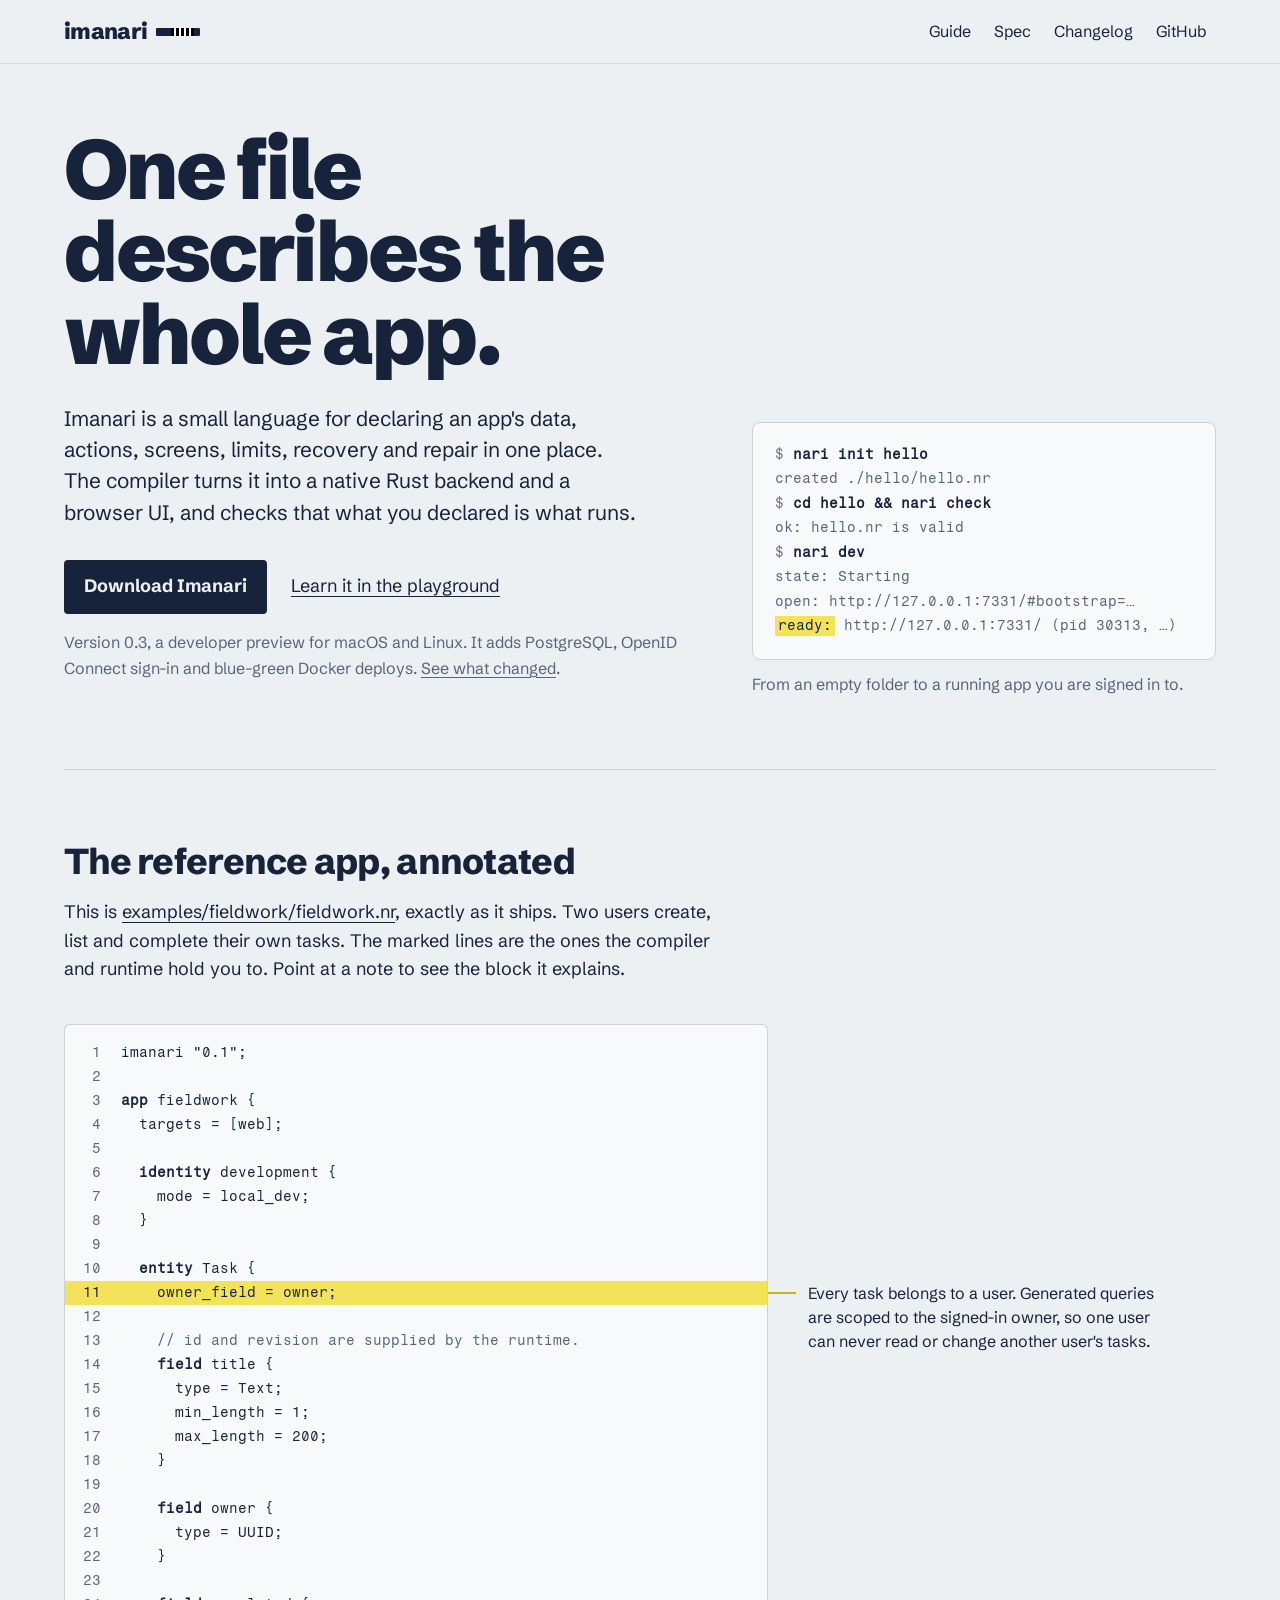
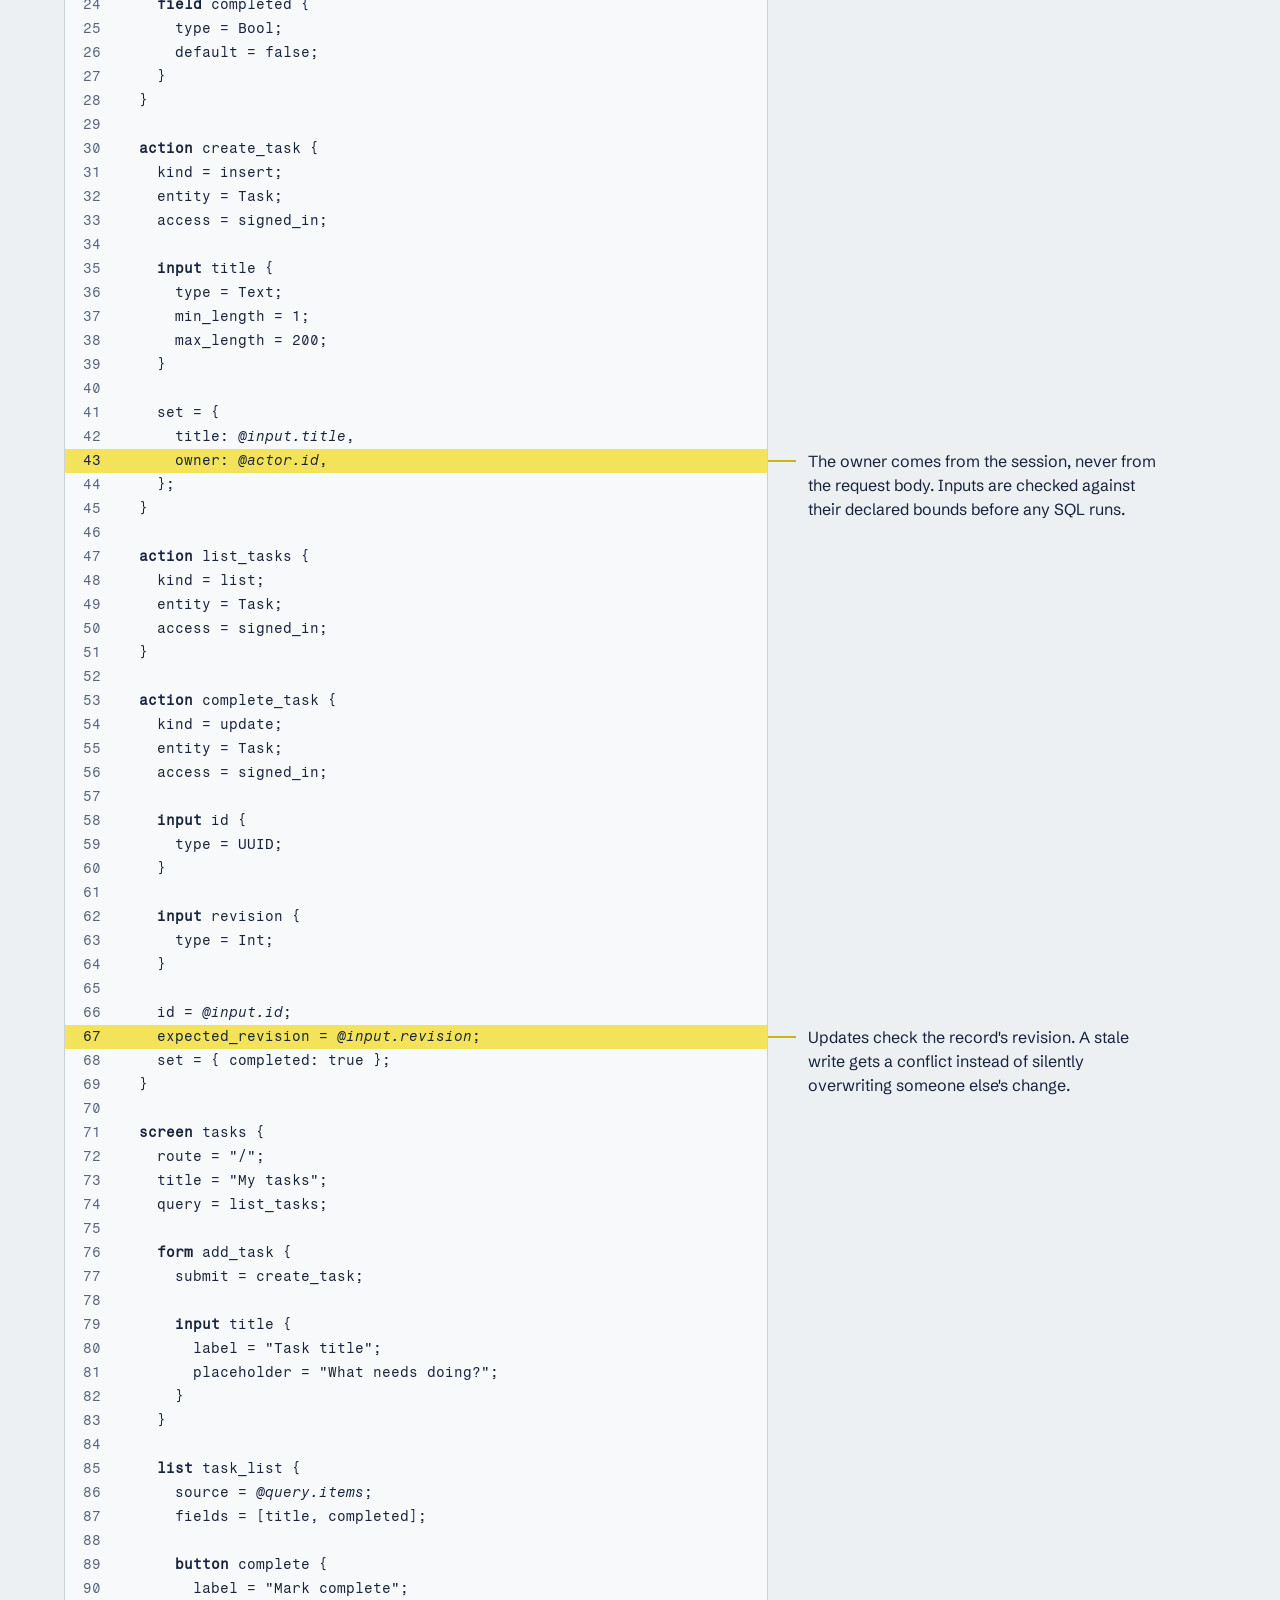
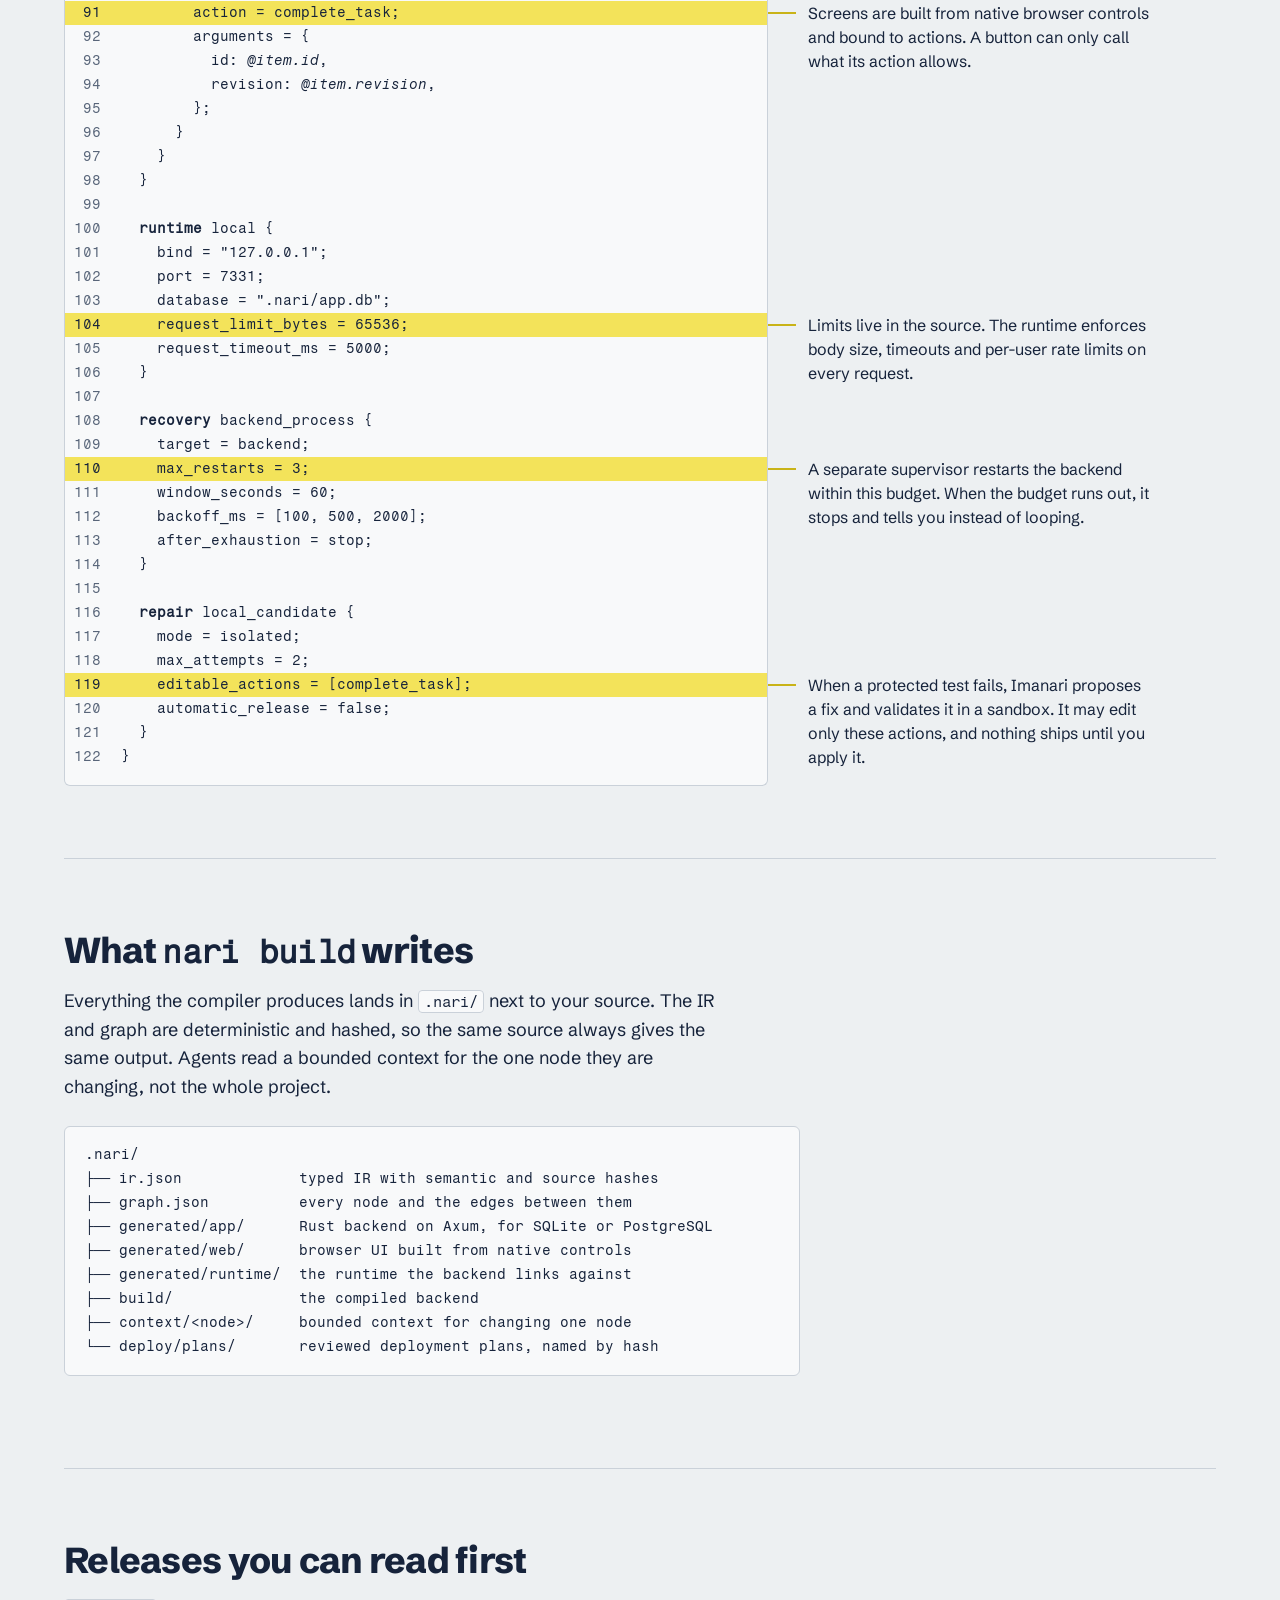
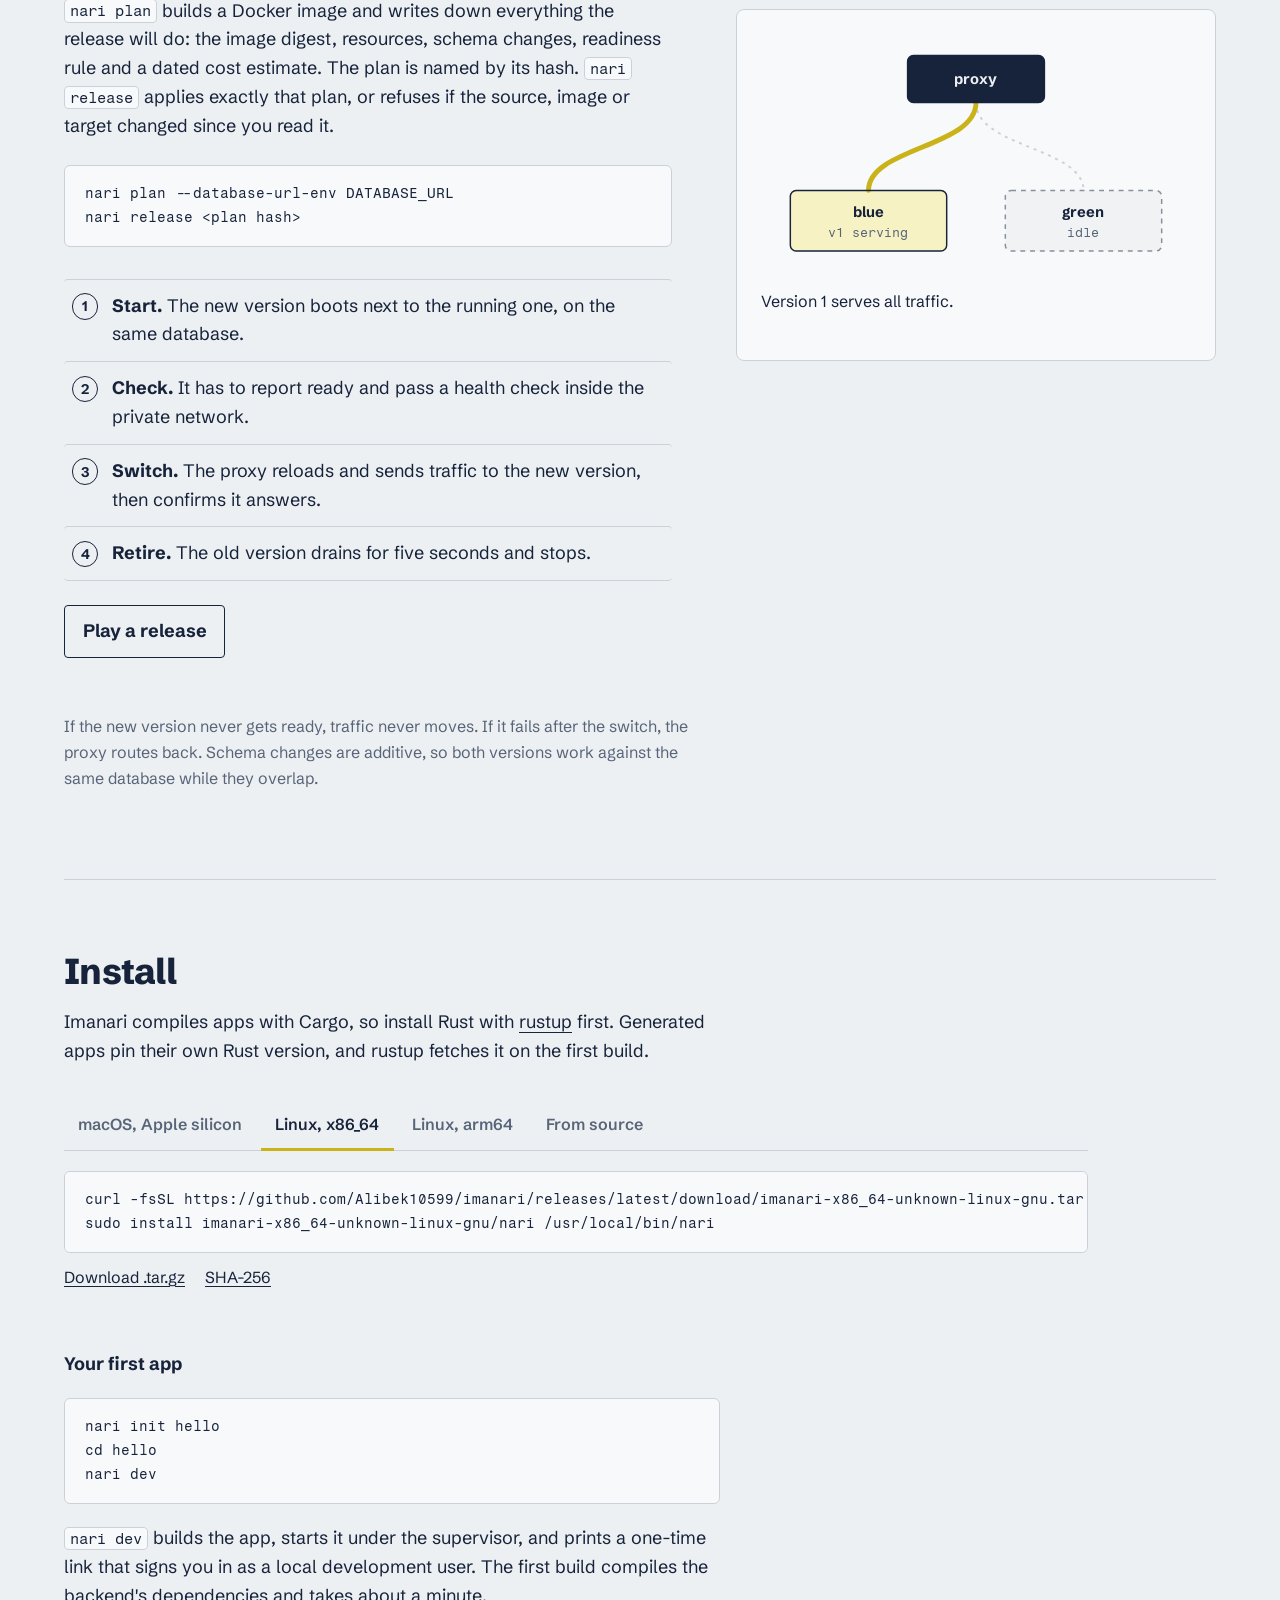
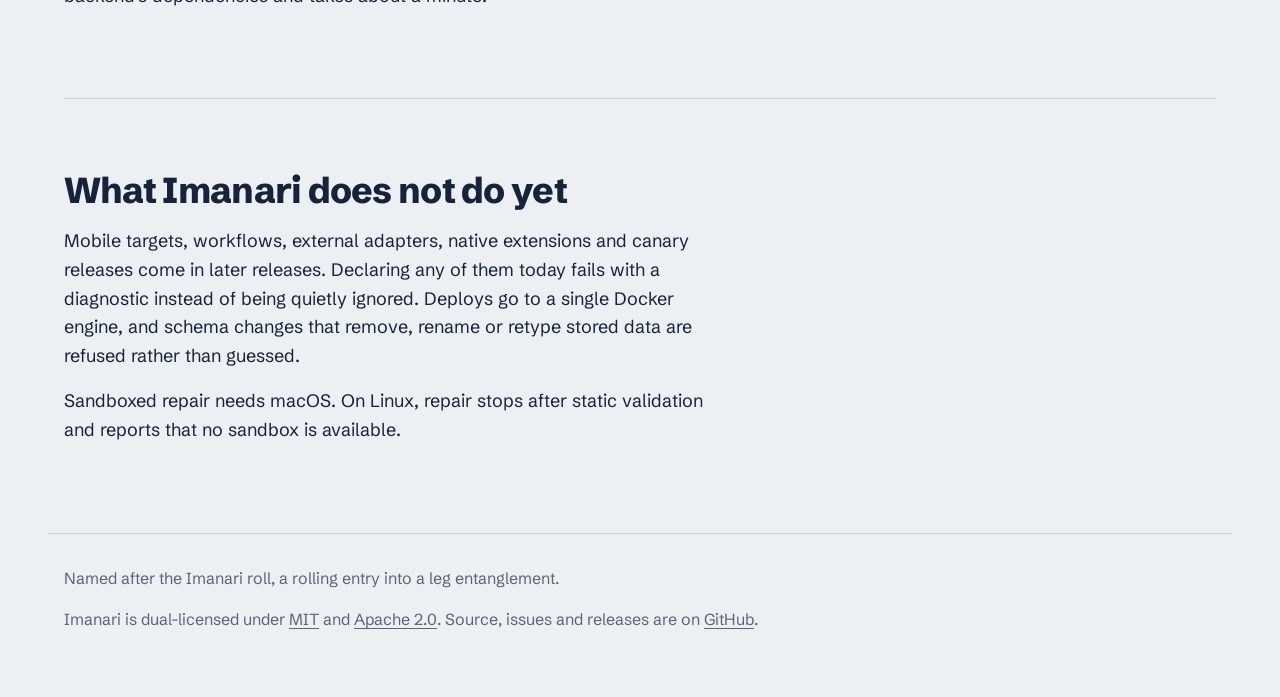
<file: index.html>
<!doctype html>
<html lang="en">
<head>
<meta charset="utf-8">
<meta name="viewport" content="width=device-width, initial-scale=1">
<title>Imanari: one file describes the whole app</title>
<meta name="description" content="Imanari is a small language for declaring an app's data, actions, screens, limits, recovery and repair in one file. It compiles to a native Rust backend and a browser UI.">
<link rel="icon" href="favicon.svg" type="image/svg+xml">
<link rel="preconnect" href="https://fonts.googleapis.com">
<link rel="preconnect" href="https://fonts.gstatic.com" crossorigin>
<link rel="stylesheet" href="https://fonts.googleapis.com/css2?family=Fragment+Mono&family=Schibsted+Grotesk:ital,wght@0,400..900;1,400..900&display=swap">
<link rel="stylesheet" href="style.css">
<script src="site.js" defer></script>
</head>
<body>
<header class="top">
  <a class="wordmark" href="./" aria-label="Imanari home">imanari<span class="belt" aria-hidden="true"></span></a>
  <nav aria-label="Primary">
    <a href="guide.html">Guide</a>
    <a href="spec.html">Spec</a>
    <a href="changelog.html">Changelog</a>
    <a href="https://github.com/Alibek10599/imanari">GitHub</a>
  </nav>
</header>

<main>
  <section class="intro">
    <div>
    <h1>One file describes the whole app.</h1>
    <p class="lede">Imanari is a small language for declaring an app's data, actions, screens, limits, recovery and repair in one place. The compiler turns it into a native Rust backend and a browser UI, and checks that what you declared is what runs.</p>
    <p class="actions">
      <a class="button" href="#install">Download Imanari</a>
      <a class="quiet" href="guide.html">Learn it in the playground</a>
    </p>
    <p class="fine">Version 0.3, a developer preview for macOS and Linux. It adds PostgreSQL, OpenID Connect sign-in and blue-green Docker deploys. <a href="changelog.html">See what changed</a>.</p>
    </div>
    <figure class="session">
<pre aria-label="Terminal session"><code><span class="cmd">nari init hello</span>
created ./hello/hello.nr
<span class="cmd">cd hello &amp;&amp; nari check</span>
ok: hello.nr is valid
<span class="cmd">nari dev</span>
state: Starting
open: http://127.0.0.1:7331/#bootstrap=…
<span class="hl">ready:</span> http://127.0.0.1:7331/ (pid 30313, …)</code></pre>
      <figcaption>From an empty folder to a running app you are signed in to.</figcaption>
    </figure>
  </section>

  <section class="listing" aria-labelledby="listing-title">
    <div class="prose">
      <h2 id="listing-title">The reference app, annotated</h2>
      <p>This is <a href="https://github.com/Alibek10599/imanari/blob/main/examples/fieldwork/fieldwork.nr">examples/fieldwork/fieldwork.nr</a>, exactly as it ships. Two users create, list and complete their own tasks. The marked lines are the ones the compiler and runtime hold you to. Point at a note to see the block it explains.</p>
    </div>
    <div class="code">
<div class="seg"><pre><code><span data-n="1">imanari &quot;0.1&quot;;</span><span data-n="2"></span><span data-n="3"><span class="k">app</span> fieldwork {</span><span data-n="4">  targets = [web];</span><span data-n="5"></span><span data-n="6">  <span class="k">identity</span> development {</span><span data-n="7">    mode = local_dev;</span><span data-n="8">  }</span><span data-n="9"></span></code></pre></div>
<div class="seg annotated"><pre><code><span data-n="10">  <span class="k">entity</span> Task {</span><span class="hl" style="--i:0" data-n="11">    owner_field = owner;</span><span data-n="12"></span><span data-n="13"><span class="c">    // id and revision are supplied by the runtime.</span></span><span data-n="14">    <span class="k">field</span> title {</span><span data-n="15">      type = Text;</span><span data-n="16">      min_length = 1;</span><span data-n="17">      max_length = 200;</span><span data-n="18">    }</span><span data-n="19"></span><span data-n="20">    <span class="k">field</span> owner {</span><span data-n="21">      type = UUID;</span><span data-n="22">    }</span><span data-n="23"></span><span data-n="24">    <span class="k">field</span> completed {</span><span data-n="25">      type = Bool;</span><span data-n="26">      default = false;</span><span data-n="27">    }</span><span data-n="28">  }</span></code></pre><p class="note" style="--at:1">Every task belongs to a user. Generated queries are scoped to the signed-in owner, so one user can never read or change another user&#x27;s tasks.</p></div>
<div class="seg"><pre><code><span data-n="29"></span></code></pre></div>
<div class="seg annotated"><pre><code><span data-n="30">  <span class="k">action</span> create_task {</span><span data-n="31">    kind = insert;</span><span data-n="32">    entity = Task;</span><span data-n="33">    access = signed_in;</span><span data-n="34"></span><span data-n="35">    <span class="k">input</span> title {</span><span data-n="36">      type = Text;</span><span data-n="37">      min_length = 1;</span><span data-n="38">      max_length = 200;</span><span data-n="39">    }</span><span data-n="40"></span><span data-n="41">    set = {</span><span data-n="42">      title: <span class="r">@input.title</span>,</span><span class="hl" style="--i:1" data-n="43">      owner: <span class="r">@actor.id</span>,</span><span data-n="44">    };</span><span data-n="45">  }</span></code></pre><p class="note" style="--at:13">The owner comes from the session, never from the request body. Inputs are checked against their declared bounds before any SQL runs.</p></div>
<div class="seg"><pre><code><span data-n="46"></span><span data-n="47">  <span class="k">action</span> list_tasks {</span><span data-n="48">    kind = list;</span><span data-n="49">    entity = Task;</span><span data-n="50">    access = signed_in;</span><span data-n="51">  }</span><span data-n="52"></span></code></pre></div>
<div class="seg annotated"><pre><code><span data-n="53">  <span class="k">action</span> complete_task {</span><span data-n="54">    kind = update;</span><span data-n="55">    entity = Task;</span><span data-n="56">    access = signed_in;</span><span data-n="57"></span><span data-n="58">    <span class="k">input</span> id {</span><span data-n="59">      type = UUID;</span><span data-n="60">    }</span><span data-n="61"></span><span data-n="62">    <span class="k">input</span> revision {</span><span data-n="63">      type = Int;</span><span data-n="64">    }</span><span data-n="65"></span><span data-n="66">    id = <span class="r">@input.id</span>;</span><span class="hl" style="--i:2" data-n="67">    expected_revision = <span class="r">@input.revision</span>;</span><span data-n="68">    set = { completed: true };</span><span data-n="69">  }</span></code></pre><p class="note" style="--at:14">Updates check the record&#x27;s revision. A stale write gets a conflict instead of silently overwriting someone else&#x27;s change.</p></div>
<div class="seg"><pre><code><span data-n="70"></span></code></pre></div>
<div class="seg annotated"><pre><code><span data-n="71">  <span class="k">screen</span> tasks {</span><span data-n="72">    route = &quot;/&quot;;</span><span data-n="73">    title = &quot;My tasks&quot;;</span><span data-n="74">    query = list_tasks;</span><span data-n="75"></span><span data-n="76">    <span class="k">form</span> add_task {</span><span data-n="77">      submit = create_task;</span><span data-n="78"></span><span data-n="79">      <span class="k">input</span> title {</span><span data-n="80">        label = &quot;Task title&quot;;</span><span data-n="81">        placeholder = &quot;What needs doing?&quot;;</span><span data-n="82">      }</span><span data-n="83">    }</span><span data-n="84"></span><span data-n="85">    <span class="k">list</span> task_list {</span><span data-n="86">      source = <span class="r">@query.items</span>;</span><span data-n="87">      fields = [title, completed];</span><span data-n="88"></span><span data-n="89">      <span class="k">button</span> complete {</span><span data-n="90">        label = &quot;Mark complete&quot;;</span><span class="hl" style="--i:3" data-n="91">        action = complete_task;</span><span data-n="92">        arguments = {</span><span data-n="93">          id: <span class="r">@item.id</span>,</span><span data-n="94">          revision: <span class="r">@item.revision</span>,</span><span data-n="95">        };</span><span data-n="96">      }</span><span data-n="97">    }</span><span data-n="98">  }</span></code></pre><p class="note" style="--at:20">Screens are built from native browser controls and bound to actions. A button can only call what its action allows.</p></div>
<div class="seg"><pre><code><span data-n="99"></span></code></pre></div>
<div class="seg annotated"><pre><code><span data-n="100">  <span class="k">runtime</span> local {</span><span data-n="101">    bind = &quot;127.0.0.1&quot;;</span><span data-n="102">    port = 7331;</span><span data-n="103">    database = &quot;.nari/app.db&quot;;</span><span class="hl" style="--i:4" data-n="104">    request_limit_bytes = 65536;</span><span data-n="105">    request_timeout_ms = 5000;</span><span data-n="106">  }</span></code></pre><p class="note" style="--at:4">Limits live in the source. The runtime enforces body size, timeouts and per-user rate limits on every request.</p></div>
<div class="seg"><pre><code><span data-n="107"></span></code></pre></div>
<div class="seg annotated"><pre><code><span data-n="108">  <span class="k">recovery</span> backend_process {</span><span data-n="109">    target = backend;</span><span class="hl" style="--i:5" data-n="110">    max_restarts = 3;</span><span data-n="111">    window_seconds = 60;</span><span data-n="112">    backoff_ms = [100, 500, 2000];</span><span data-n="113">    after_exhaustion = stop;</span><span data-n="114">  }</span></code></pre><p class="note" style="--at:2">A separate supervisor restarts the backend within this budget. When the budget runs out, it stops and tells you instead of looping.</p></div>
<div class="seg"><pre><code><span data-n="115"></span></code></pre></div>
<div class="seg annotated"><pre><code><span data-n="116">  <span class="k">repair</span> local_candidate {</span><span data-n="117">    mode = isolated;</span><span data-n="118">    max_attempts = 2;</span><span class="hl" style="--i:6" data-n="119">    editable_actions = [complete_task];</span><span data-n="120">    automatic_release = false;</span><span data-n="121">  }</span></code></pre><p class="note" style="--at:3">When a protected test fails, Imanari proposes a fix and validates it in a sandbox. It may edit only these actions, and nothing ships until you apply it.</p></div>
<div class="seg"><pre><code><span data-n="122">}</span></code></pre></div>
    </div>
  </section>

  <section class="build" aria-labelledby="build-title">
    <div class="prose">
      <h2 id="build-title">What <code>nari build</code> writes</h2>
      <p>Everything the compiler produces lands in <code>.nari/</code> next to your source. The IR and graph are deterministic and hashed, so the same source always gives the same output. Agents read a bounded context for the one node they are changing, not the whole project.</p>
    </div>
<pre class="tree" aria-label="Build output">.nari/
├── ir.json             typed IR with semantic and source hashes
├── graph.json          every node and the edges between them
├── generated/app/      Rust backend on Axum, for SQLite or PostgreSQL
├── generated/web/      browser UI built from native controls
├── generated/runtime/  the runtime the backend links against
├── build/              the compiled backend
├── context/&lt;node&gt;/     bounded context for changing one node
└── deploy/plans/       reviewed deployment plans, named by hash</pre>
  </section>

  <section class="deploy" id="deploy" aria-labelledby="deploy-title">
    <div class="split">
      <div class="prose">
        <h2 id="deploy-title">Releases you can read first</h2>
        <p><code>nari plan</code> builds a Docker image and writes down everything the release will do: the image digest, resources, schema changes, readiness rule and a dated cost estimate. The plan is named by its hash. <code>nari release</code> applies exactly that plan, or refuses if the source, image or target changed since you read it.</p>
<pre><code>nari plan --database-url-env DATABASE_URL
nari release &lt;plan hash&gt;</code></pre>
        <ol class="steps">
          <li><strong>Start.</strong> The new version boots next to the running one, on the same database.</li>
          <li><strong>Check.</strong> It has to report ready and pass a health check inside the private network.</li>
          <li><strong>Switch.</strong> The proxy reloads and sends traffic to the new version, then confirms it answers.</li>
          <li><strong>Retire.</strong> The old version drains for five seconds and stops.</li>
        </ol>
        <p class="play-row"><button class="play" type="button" hidden>Play a release</button></p>
      </div>

      <figure class="rollout" data-step="0">
        <svg viewBox="0 0 440 236" role="img" aria-labelledby="rollout-title">
          <title id="rollout-title">An nginx proxy in front of two app containers, blue and green</title>
          <path class="route" d="M220 66 C220 112 110 112 110 156"/>
          <path class="route" d="M220 66 C220 112 330 112 330 156"/>
          <path class="flow flow-blue" pathLength="1" d="M220 66 C220 112 110 112 110 156"/>
          <path class="flow flow-green" pathLength="1" d="M220 66 C220 112 330 112 330 156"/>
          <rect class="box proxy" x="150" y="18" width="140" height="48" rx="6"/>
          <text class="name" x="220" y="47">proxy</text>
          <rect class="box blue" x="30" y="156" width="160" height="62" rx="6"/>
          <text class="name" x="110" y="183">blue</text>
          <text class="state state-blue" x="110" y="204">v1 serving</text>
          <rect class="box green" x="250" y="156" width="160" height="62" rx="6"/>
          <text class="name" x="330" y="183">green</text>
          <text class="state state-green" x="330" y="204">idle</text>
        </svg>
        <figcaption class="status" aria-live="polite">Version 1 serves all traffic.</figcaption>
      </figure>
    </div>
    <p class="fine after">If the new version never gets ready, traffic never moves. If it fails after the switch, the proxy routes back. Schema changes are additive, so both versions work against the same database while they overlap.</p>
  </section>

  <section class="install" id="install" aria-labelledby="install-title">
    <div class="prose">
      <h2 id="install-title">Install</h2>
      <p>Imanari compiles apps with Cargo, so install Rust with <a href="https://rustup.rs">rustup</a> first. Generated apps pin their own Rust version, and rustup fetches it on the first build.</p>
    </div>

    <div class="platforms">
      <div class="platform" id="install-macos">
        <h3>macOS, Apple silicon</h3>
<pre><code>curl -fsSL https://github.com/Alibek10599/imanari/releases/latest/download/imanari-aarch64-apple-darwin.tar.gz | tar -xz
sudo install imanari-aarch64-apple-darwin/nari /usr/local/bin/nari</code></pre>
        <p class="files"><a href="https://github.com/Alibek10599/imanari/releases/latest/download/imanari-aarch64-apple-darwin.tar.gz">Download .tar.gz</a> <a href="https://github.com/Alibek10599/imanari/releases/latest/download/imanari-aarch64-apple-darwin.tar.gz.sha256">SHA-256</a></p>
      </div>
      <div class="platform" id="install-linux-x64">
        <h3>Linux, x86_64</h3>
<pre><code>curl -fsSL https://github.com/Alibek10599/imanari/releases/latest/download/imanari-x86_64-unknown-linux-gnu.tar.gz | tar -xz
sudo install imanari-x86_64-unknown-linux-gnu/nari /usr/local/bin/nari</code></pre>
        <p class="files"><a href="https://github.com/Alibek10599/imanari/releases/latest/download/imanari-x86_64-unknown-linux-gnu.tar.gz">Download .tar.gz</a> <a href="https://github.com/Alibek10599/imanari/releases/latest/download/imanari-x86_64-unknown-linux-gnu.tar.gz.sha256">SHA-256</a></p>
      </div>
      <div class="platform" id="install-linux-arm64">
        <h3>Linux, arm64</h3>
<pre><code>curl -fsSL https://github.com/Alibek10599/imanari/releases/latest/download/imanari-aarch64-unknown-linux-gnu.tar.gz | tar -xz
sudo install imanari-aarch64-unknown-linux-gnu/nari /usr/local/bin/nari</code></pre>
        <p class="files"><a href="https://github.com/Alibek10599/imanari/releases/latest/download/imanari-aarch64-unknown-linux-gnu.tar.gz">Download .tar.gz</a> <a href="https://github.com/Alibek10599/imanari/releases/latest/download/imanari-aarch64-unknown-linux-gnu.tar.gz.sha256">SHA-256</a></p>
      </div>
      <div class="platform" id="install-source">
        <h3>From source</h3>
<pre><code>cargo install --locked --git https://github.com/Alibek10599/imanari imanari</code></pre>
        <p class="files"><a href="https://github.com/Alibek10599/imanari/releases">All releases</a></p>
      </div>
    </div>

    <div class="prose">
      <h3>Your first app</h3>
<pre><code>nari init hello
cd hello
nari dev</code></pre>
      <p><code>nari dev</code> builds the app, starts it under the supervisor, and prints a one-time link that signs you in as a local development user. The first build compiles the backend's dependencies and takes about a minute.</p>
    </div>
  </section>

  <section class="status" aria-labelledby="status-title">
    <div class="prose">
      <h2 id="status-title">What Imanari does not do yet</h2>
      <p>Mobile targets, workflows, external adapters, native extensions and canary releases come in later releases. Declaring any of them today fails with a diagnostic instead of being quietly ignored. Deploys go to a single Docker engine, and schema changes that remove, rename or retype stored data are refused rather than guessed.</p>
      <p>Sandboxed repair needs macOS. On Linux, repair stops after static validation and reports that no sandbox is available.</p>
    </div>
  </section>
</main>

<footer class="bottom">
  <p>Named after the Imanari roll, a rolling entry into a leg entanglement.</p>
  <p>Imanari is dual-licensed under <a href="https://github.com/Alibek10599/imanari/blob/main/LICENSE-MIT">MIT</a> and <a href="https://github.com/Alibek10599/imanari/blob/main/LICENSE-APACHE">Apache 2.0</a>. Source, issues and releases are on <a href="https://github.com/Alibek10599/imanari">GitHub</a>.</p>
</footer>
</body>
</html>
</file>
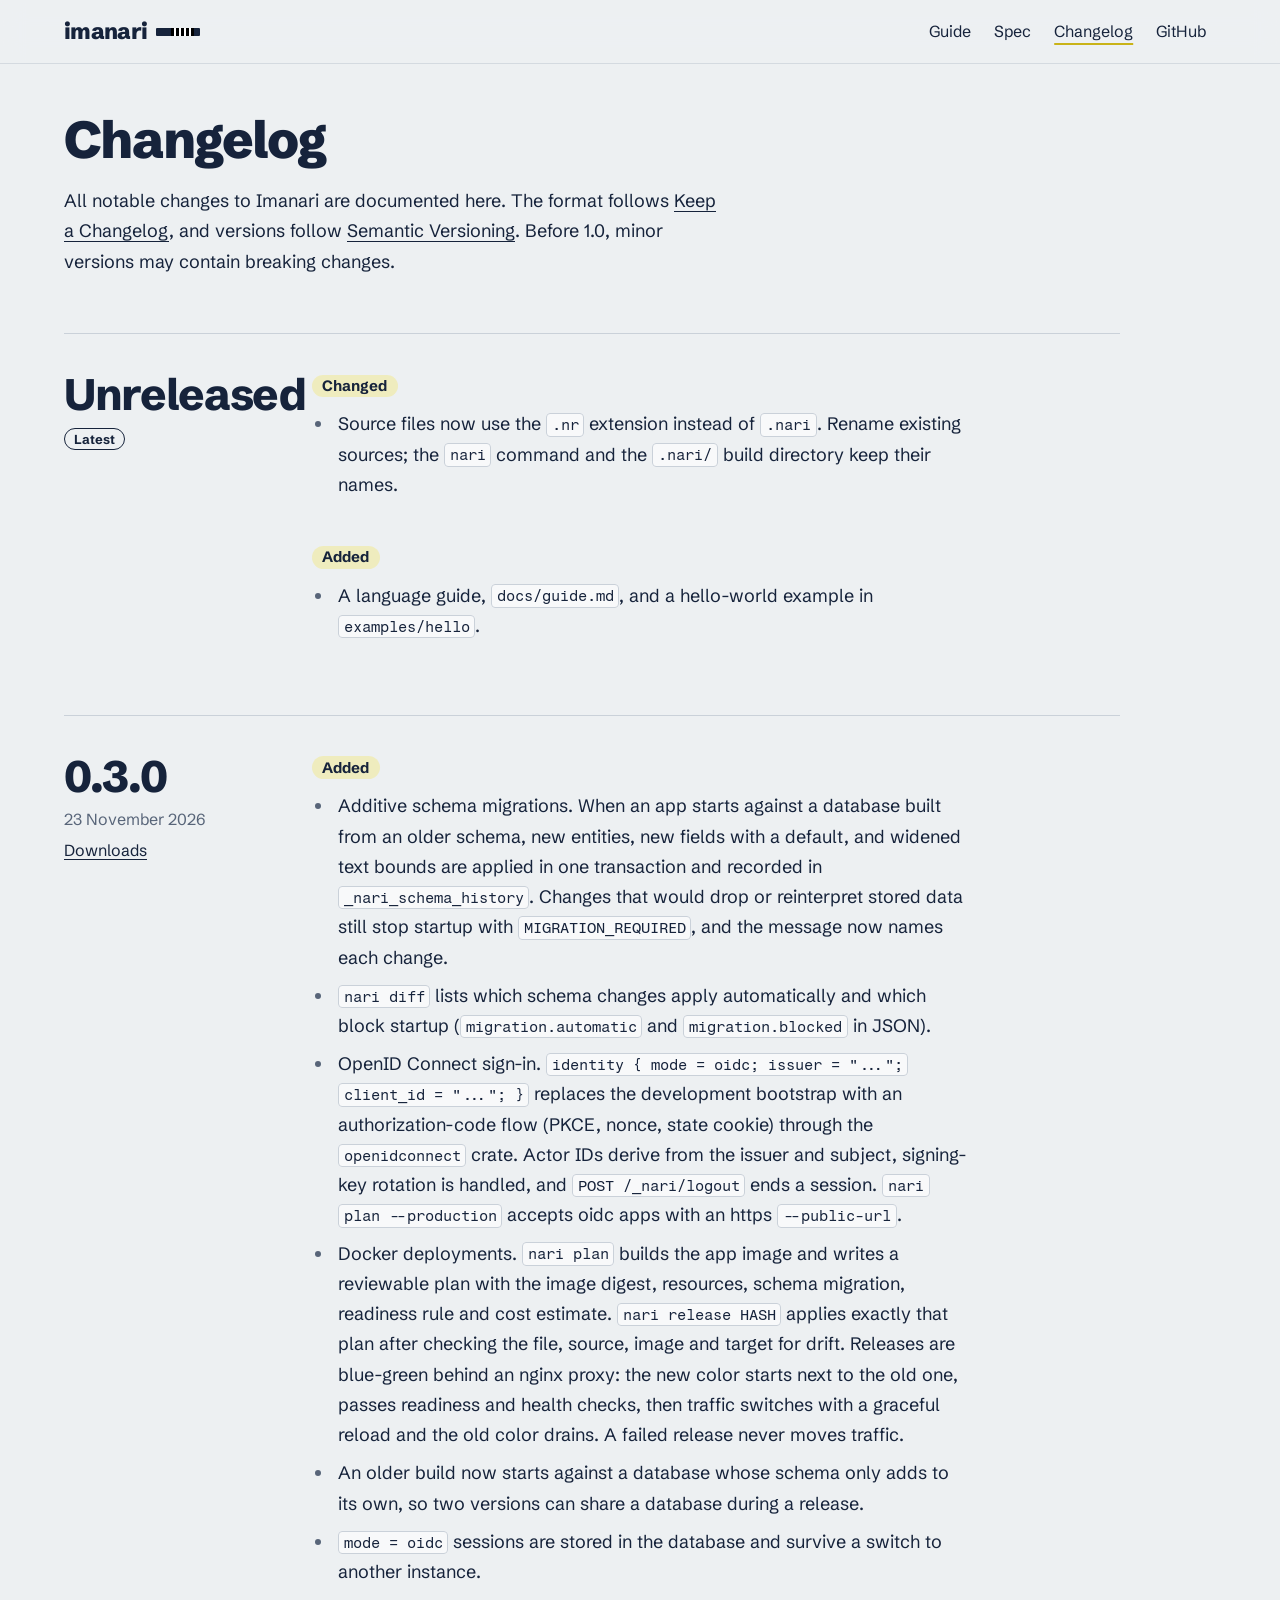
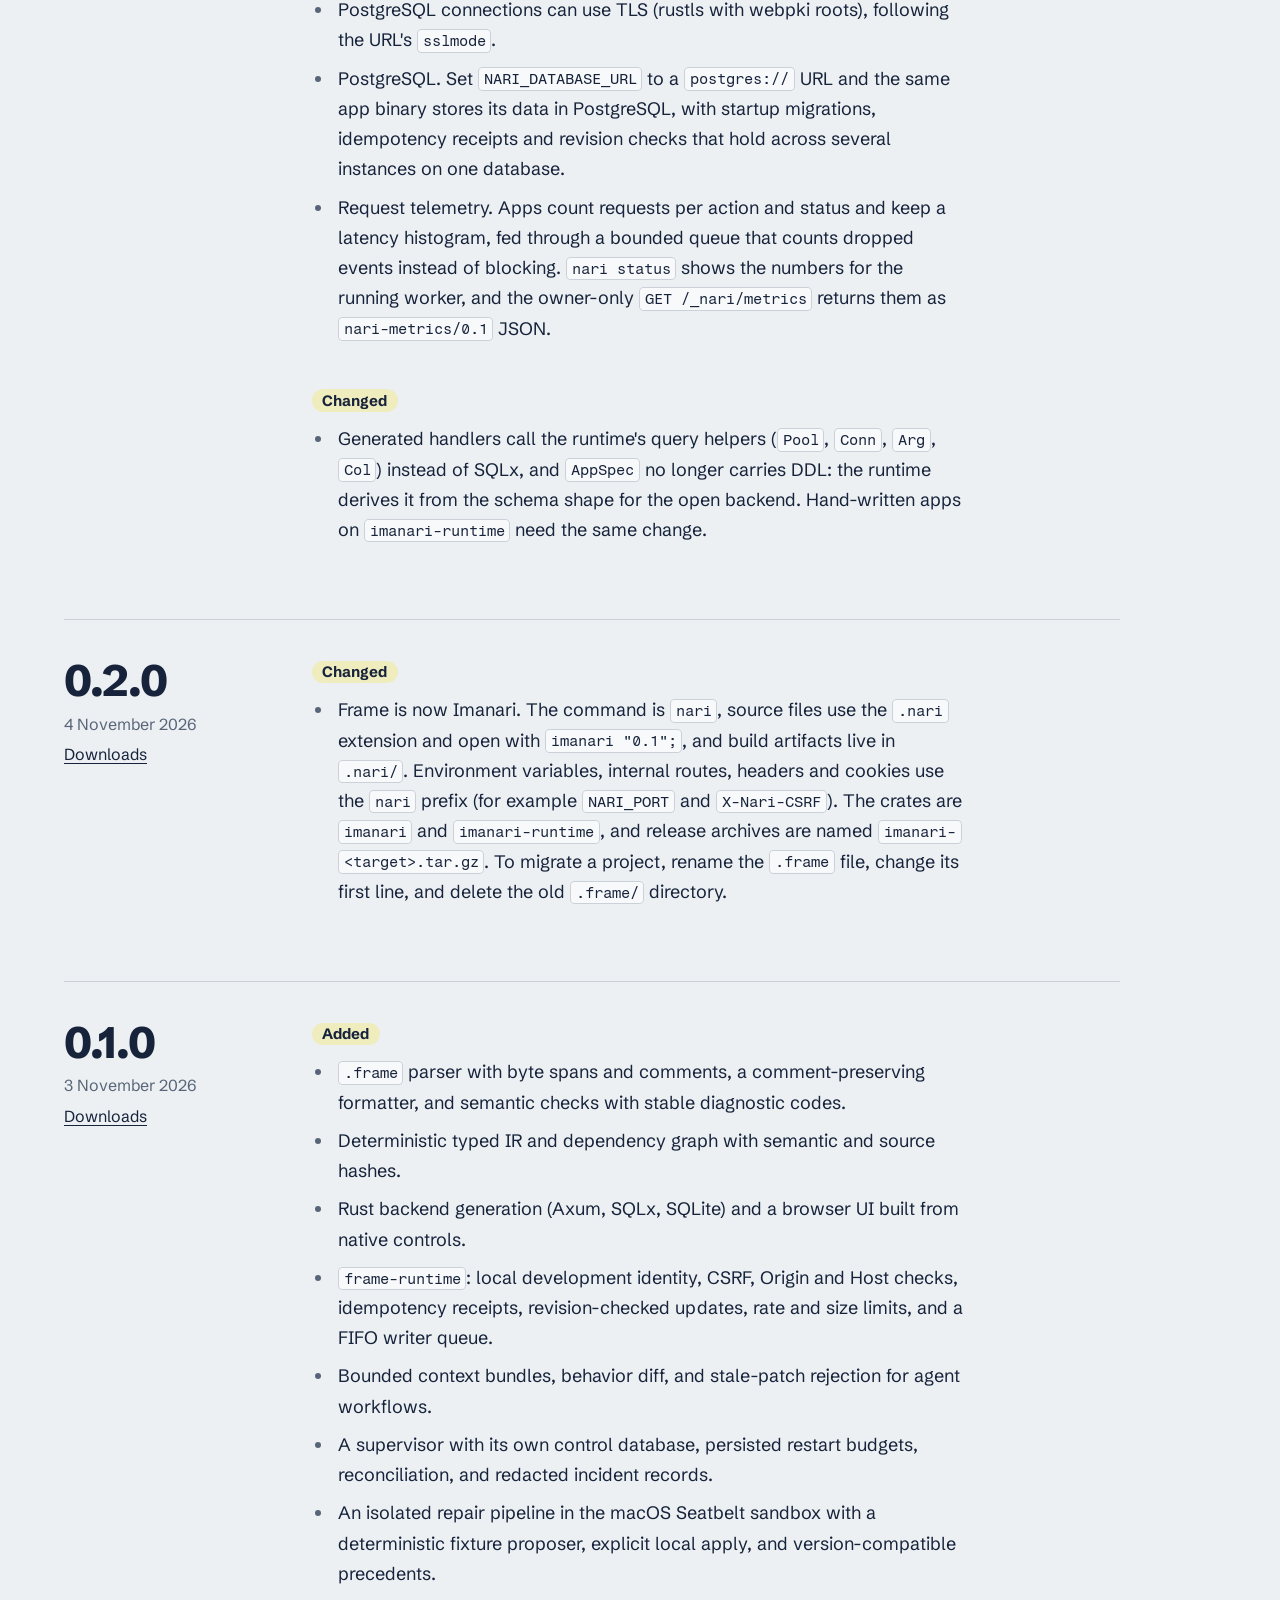
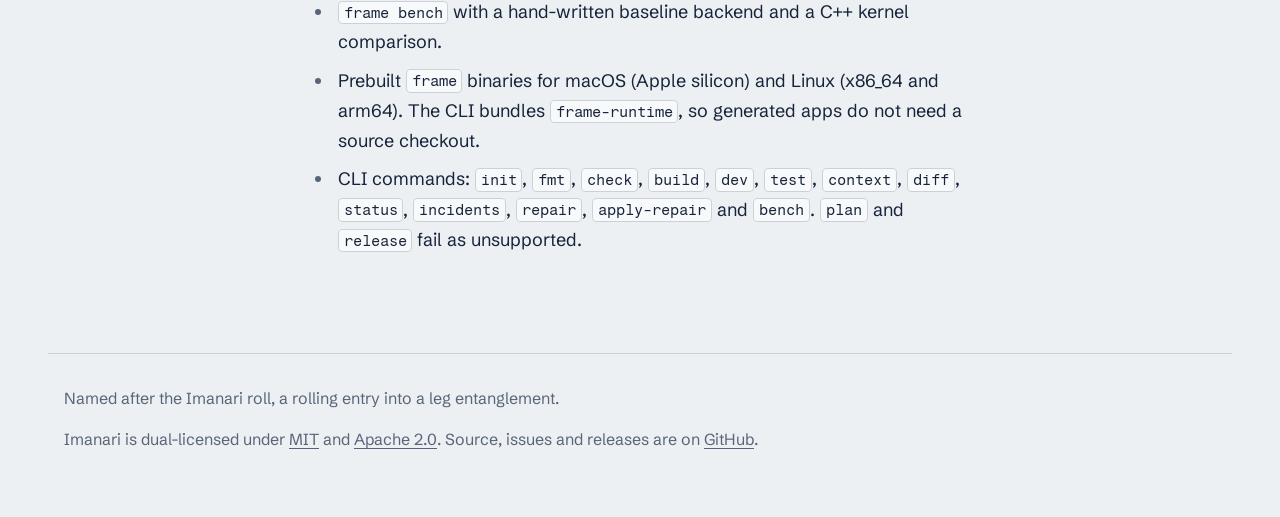
<file: changelog.html>
<!doctype html>
<html lang="en">
<head>
<meta charset="utf-8">
<meta name="viewport" content="width=device-width, initial-scale=1">
<title>Imanari changelog</title>
<meta name="description" content="Every notable change to Imanari, release by release.">
<link rel="icon" href="favicon.svg" type="image/svg+xml">
<link rel="preconnect" href="https://fonts.googleapis.com">
<link rel="preconnect" href="https://fonts.gstatic.com" crossorigin>
<link rel="stylesheet" href="https://fonts.googleapis.com/css2?family=Fragment+Mono&family=Schibsted+Grotesk:ital,wght@0,400..900;1,400..900&display=swap">
<link rel="stylesheet" href="style.css">
<script src="site.js" defer></script>
</head>
<body>
<header class="top">
  <a class="wordmark" href="./" aria-label="Imanari home">imanari<span class="belt" aria-hidden="true"></span></a>
  <nav aria-label="Primary">
    <a href="guide.html">Guide</a>
    <a href="spec.html">Spec</a>
    <a href="changelog.html" aria-current="page">Changelog</a>
    <a href="https://github.com/Alibek10599/imanari">GitHub</a>
  </nav>
</header>

<main class="doc changelog">
<article>
<h1 id="changelog">Changelog</h1>
<p>All notable changes to Imanari are documented here. The format follows <a href="https://keepachangelog.com/en/1.1.0/">Keep a Changelog</a>, and versions follow <a href="https://semver.org/spec/v2.0.0.html">Semantic Versioning</a>. Before 1.0, minor versions may contain breaking changes.</p>
<section aria-labelledby="unreleased"><div class="head"><h2 id="unreleased"><a href="https://github.com/Alibek10599/imanari/compare/v0.3.0...HEAD">Unreleased</a><a class="anchor" href="#unreleased" aria-hidden="true" tabindex="-1">#</a></h2></div><div class="body">
<h3 id="changed">Changed<a class="anchor" href="#changed" aria-hidden="true" tabindex="-1">#</a></h3>
<ul><li>Source files now use the <code>.nr</code> extension instead of <code>.nari</code>. Rename existing sources; the <code>nari</code> command and the <code>.nari/</code> build directory keep their names.</li></ul>
<h3 id="added">Added<a class="anchor" href="#added" aria-hidden="true" tabindex="-1">#</a></h3>
<ul><li>A language guide, <code>docs/guide.md</code>, and a hello-world example in <code>examples/hello</code>.</li></ul>
</div></section>
<section aria-labelledby="v0.3.0"><div class="head"><h2 id="v0.3.0"><a href="https://github.com/Alibek10599/imanari/compare/v0.2.0...v0.3.0">0.3.0</a><a class="anchor" href="#v0.3.0" aria-hidden="true" tabindex="-1">#</a></h2><p class="date"><time datetime="2026-11-23">23 November 2026</time></p><p class="downloads"><a href="https://github.com/Alibek10599/imanari/releases/tag/v0.3.0">Downloads</a></p></div><div class="body">
<h3 id="added-1">Added<a class="anchor" href="#added-1" aria-hidden="true" tabindex="-1">#</a></h3>
<ul><li>Additive schema migrations. When an app starts against a database built from an older schema, new entities, new fields with a default, and widened text bounds are applied in one transaction and recorded in <code>_nari_schema_history</code>. Changes that would drop or reinterpret stored data still stop startup with <code>MIGRATION_REQUIRED</code>, and the message now names each change.</li><li><code>nari diff</code> lists which schema changes apply automatically and which block startup (<code>migration.automatic</code> and <code>migration.blocked</code> in JSON).</li><li>OpenID Connect sign-in. <code>identity { mode = oidc; issuer = "..."; client_id = "..."; }</code> replaces the development bootstrap with an authorization-code flow (PKCE, nonce, state cookie) through the <code>openidconnect</code> crate. Actor IDs derive from the issuer and subject, signing-key rotation is handled, and <code>POST /_nari/logout</code> ends a session. <code>nari plan --production</code> accepts oidc apps with an https <code>--public-url</code>.</li><li>Docker deployments. <code>nari plan</code> builds the app image and writes a reviewable plan with the image digest, resources, schema migration, readiness rule and cost estimate. <code>nari release HASH</code> applies exactly that plan after checking the file, source, image and target for drift. Releases are blue-green behind an nginx proxy: the new color starts next to the old one, passes readiness and health checks, then traffic switches with a graceful reload and the old color drains. A failed release never moves traffic.</li><li>An older build now starts against a database whose schema only adds to its own, so two versions can share a database during a release.</li><li><code>mode = oidc</code> sessions are stored in the database and survive a switch to another instance.</li><li>PostgreSQL connections can use TLS (rustls with webpki roots), following the URL's <code>sslmode</code>.</li><li>PostgreSQL. Set <code>NARI_DATABASE_URL</code> to a <code>postgres://</code> URL and the same app binary stores its data in PostgreSQL, with startup migrations, idempotency receipts and revision checks that hold across several instances on one database.</li><li>Request telemetry. Apps count requests per action and status and keep a latency histogram, fed through a bounded queue that counts dropped events instead of blocking. <code>nari status</code> shows the numbers for the running worker, and the owner-only <code>GET /_nari/metrics</code> returns them as <code>nari-metrics/0.1</code> JSON.</li></ul>
<h3 id="changed-1">Changed<a class="anchor" href="#changed-1" aria-hidden="true" tabindex="-1">#</a></h3>
<ul><li>Generated handlers call the runtime's query helpers (<code>Pool</code>, <code>Conn</code>, <code>Arg</code>, <code>Col</code>) instead of SQLx, and <code>AppSpec</code> no longer carries DDL: the runtime derives it from the schema shape for the open backend. Hand-written apps on <code>imanari-runtime</code> need the same change.</li></ul>
</div></section>
<section aria-labelledby="v0.2.0"><div class="head"><h2 id="v0.2.0"><a href="https://github.com/Alibek10599/imanari/compare/v0.1.0...v0.2.0">0.2.0</a><a class="anchor" href="#v0.2.0" aria-hidden="true" tabindex="-1">#</a></h2><p class="date"><time datetime="2026-11-04">4 November 2026</time></p><p class="downloads"><a href="https://github.com/Alibek10599/imanari/releases/tag/v0.2.0">Downloads</a></p></div><div class="body">
<h3 id="changed-2">Changed<a class="anchor" href="#changed-2" aria-hidden="true" tabindex="-1">#</a></h3>
<ul><li>Frame is now Imanari. The command is <code>nari</code>, source files use the <code>.nari</code> extension and open with <code>imanari "0.1";</code>, and build artifacts live in <code>.nari/</code>. Environment variables, internal routes, headers and cookies use the <code>nari</code> prefix (for example <code>NARI_PORT</code> and <code>X-Nari-CSRF</code>). The crates are <code>imanari</code> and <code>imanari-runtime</code>, and release archives are named <code>imanari-&lt;target&gt;.tar.gz</code>. To migrate a project, rename the <code>.frame</code> file, change its first line, and delete the old <code>.frame/</code> directory.</li></ul>
</div></section>
<section aria-labelledby="v0.1.0"><div class="head"><h2 id="v0.1.0"><a href="https://github.com/Alibek10599/imanari/releases/tag/v0.1.0">0.1.0</a><a class="anchor" href="#v0.1.0" aria-hidden="true" tabindex="-1">#</a></h2><p class="date"><time datetime="2026-11-03">3 November 2026</time></p><p class="downloads"><a href="https://github.com/Alibek10599/imanari/releases/tag/v0.1.0">Downloads</a></p></div><div class="body">
<h3 id="added-2">Added<a class="anchor" href="#added-2" aria-hidden="true" tabindex="-1">#</a></h3>
<ul><li><code>.frame</code> parser with byte spans and comments, a comment-preserving formatter, and semantic checks with stable diagnostic codes.</li><li>Deterministic typed IR and dependency graph with semantic and source hashes.</li><li>Rust backend generation (Axum, SQLx, SQLite) and a browser UI built from native controls.</li><li><code>frame-runtime</code>: local development identity, CSRF, Origin and Host checks, idempotency receipts, revision-checked updates, rate and size limits, and a FIFO writer queue.</li><li>Bounded context bundles, behavior diff, and stale-patch rejection for agent workflows.</li><li>A supervisor with its own control database, persisted restart budgets, reconciliation, and redacted incident records.</li><li>An isolated repair pipeline in the macOS Seatbelt sandbox with a deterministic fixture proposer, explicit local apply, and version-compatible precedents.</li><li><code>frame bench</code> with a hand-written baseline backend and a C++ kernel comparison.</li><li>Prebuilt <code>frame</code> binaries for macOS (Apple silicon) and Linux (x86_64 and arm64). The CLI bundles <code>frame-runtime</code>, so generated apps do not need a source checkout.</li><li>CLI commands: <code>init</code>, <code>fmt</code>, <code>check</code>, <code>build</code>, <code>dev</code>, <code>test</code>, <code>context</code>, <code>diff</code>, <code>status</code>, <code>incidents</code>, <code>repair</code>, <code>apply-repair</code> and <code>bench</code>. <code>plan</code> and <code>release</code> fail as unsupported.</li></ul>
</div></section>
</article>
</main>

<footer class="bottom">
  <p>Named after the Imanari roll, a rolling entry into a leg entanglement.</p>
  <p>Imanari is dual-licensed under <a href="https://github.com/Alibek10599/imanari/blob/main/LICENSE-MIT">MIT</a> and <a href="https://github.com/Alibek10599/imanari/blob/main/LICENSE-APACHE">Apache 2.0</a>. Source, issues and releases are on <a href="https://github.com/Alibek10599/imanari">GitHub</a>.</p>
</footer>
</body>
</html>
</file>
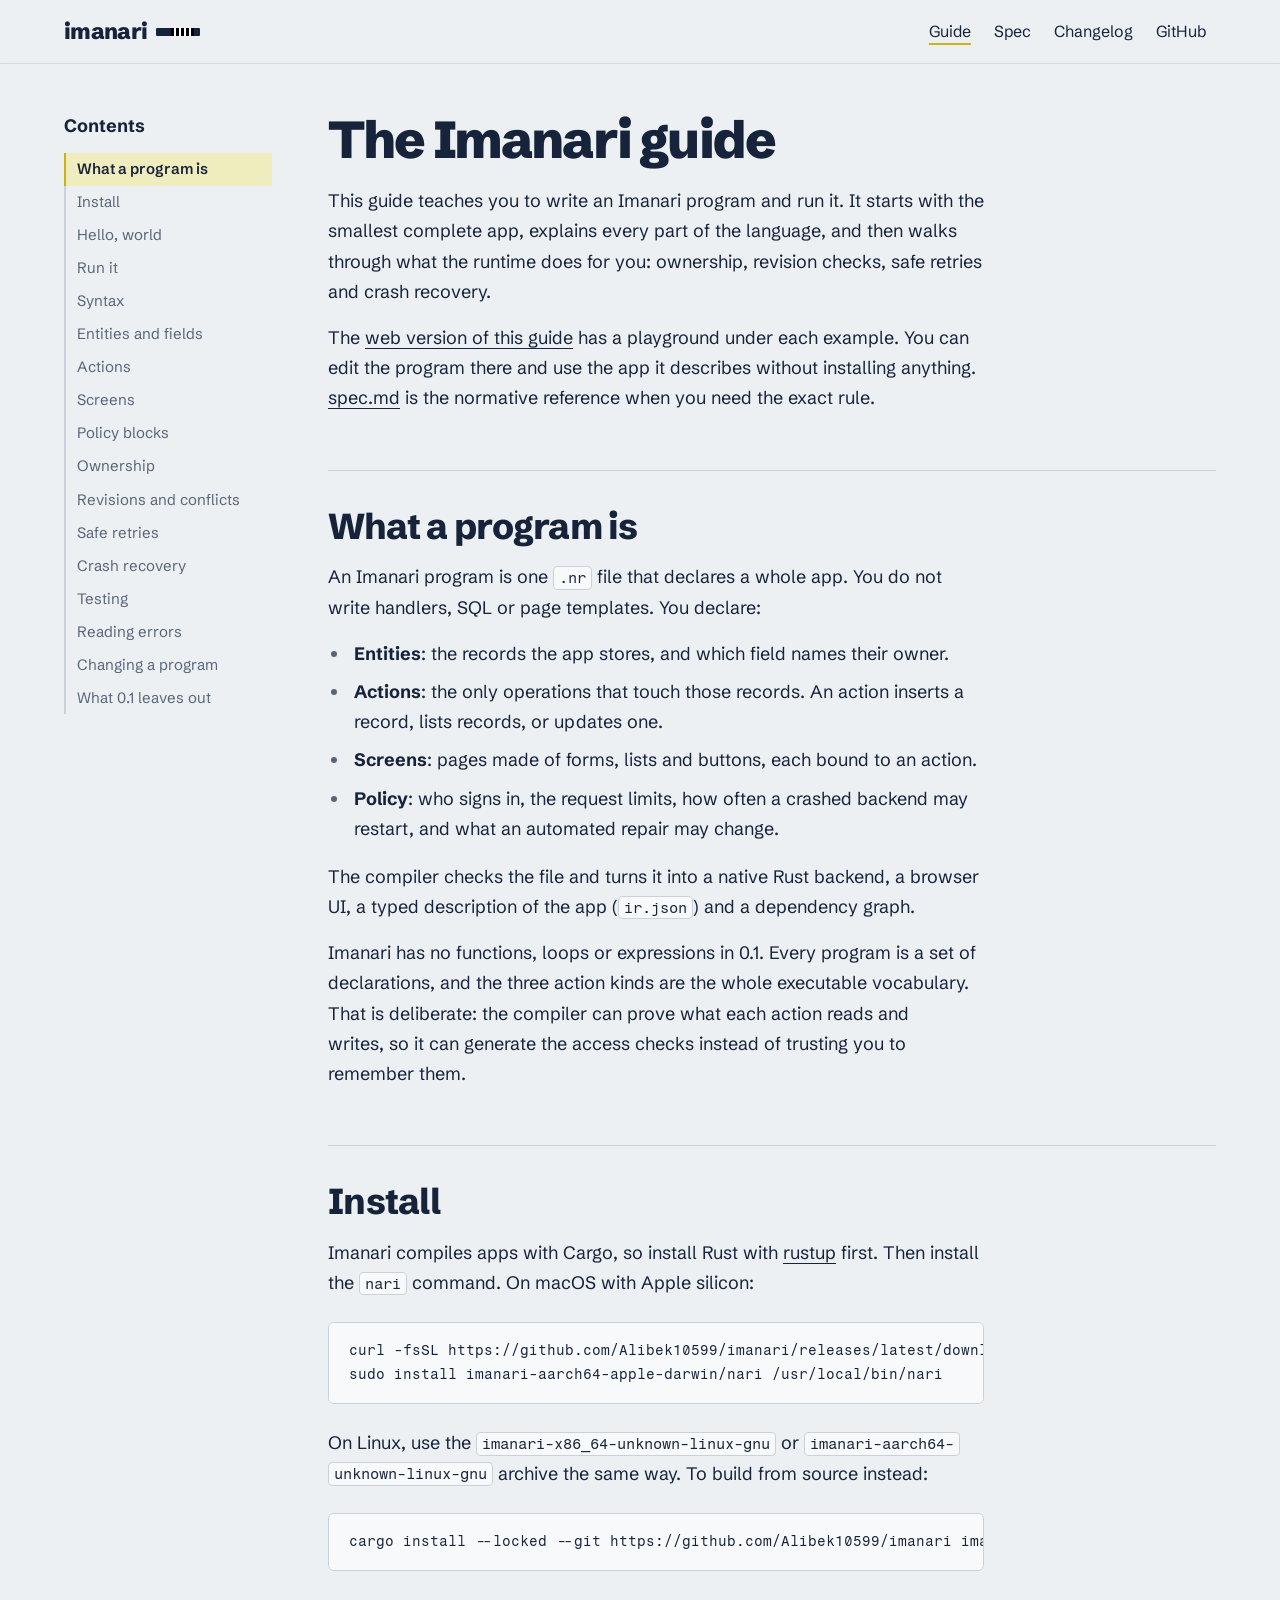
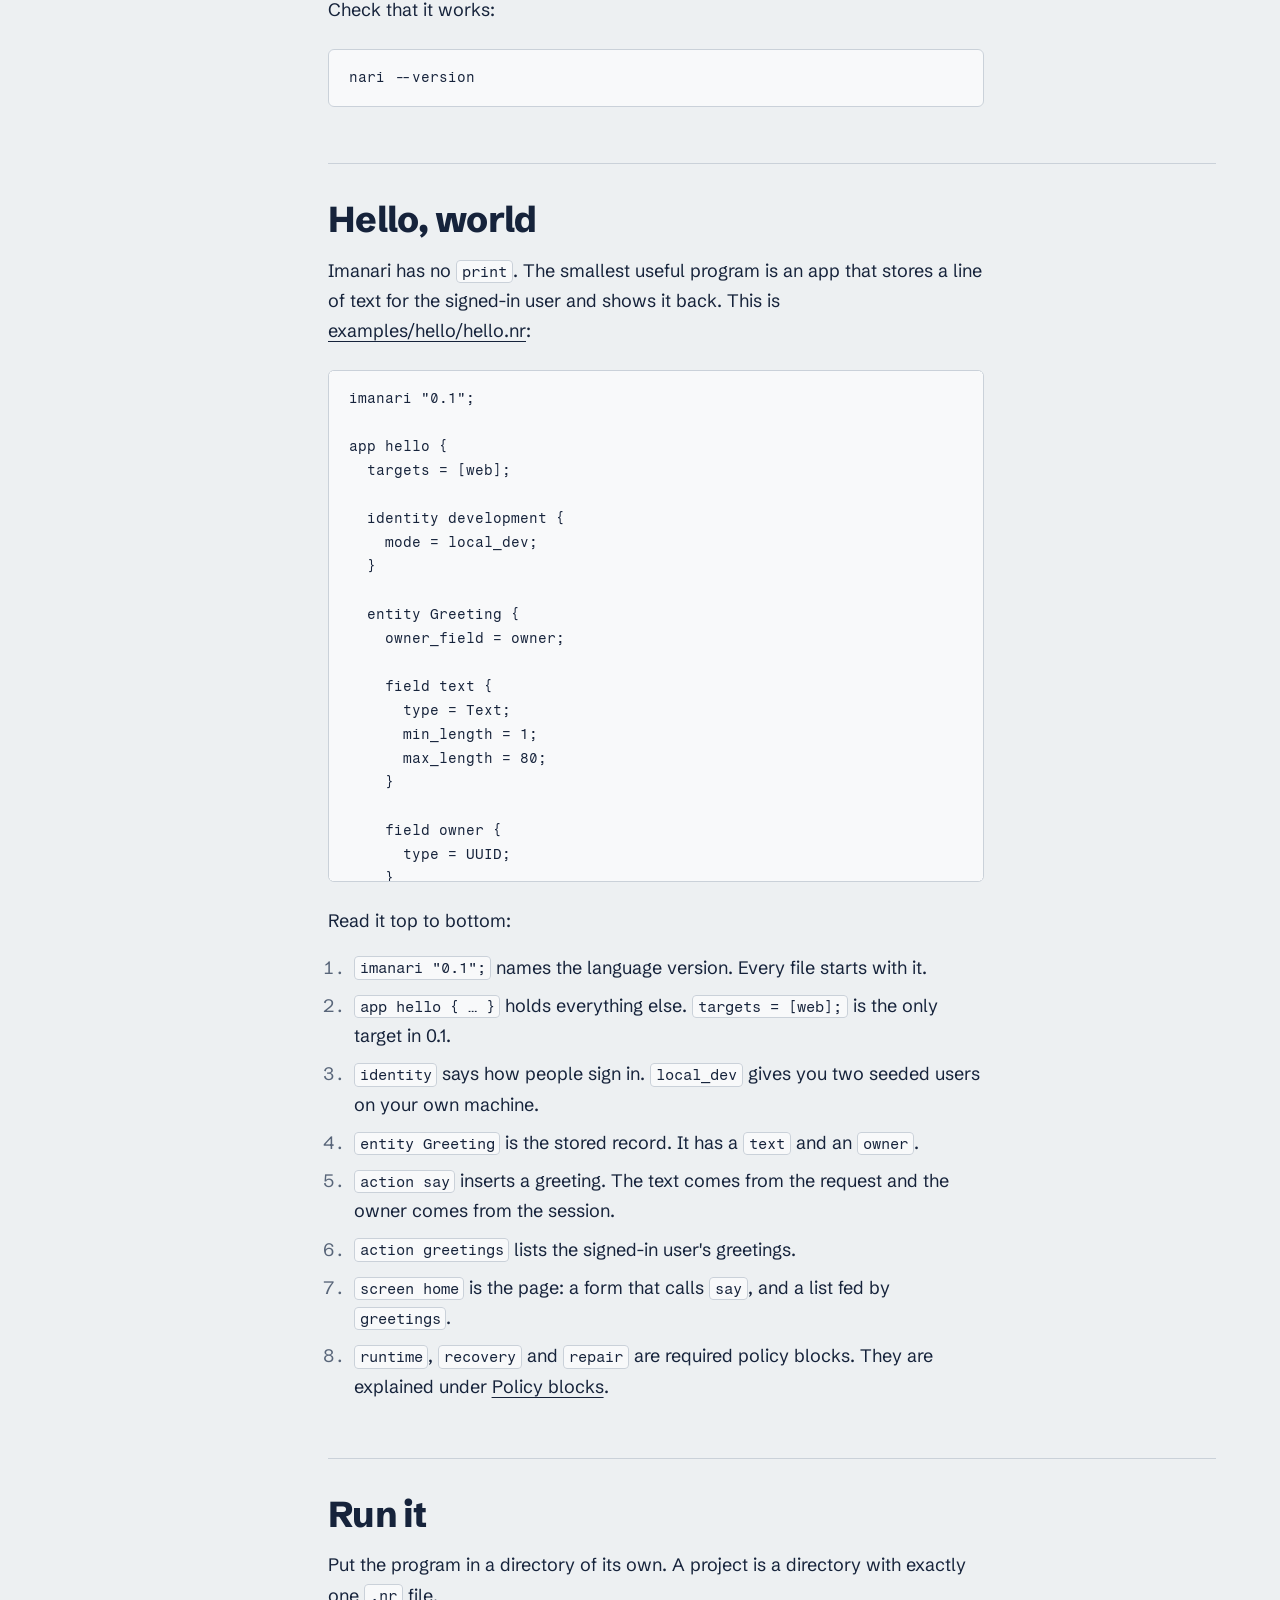
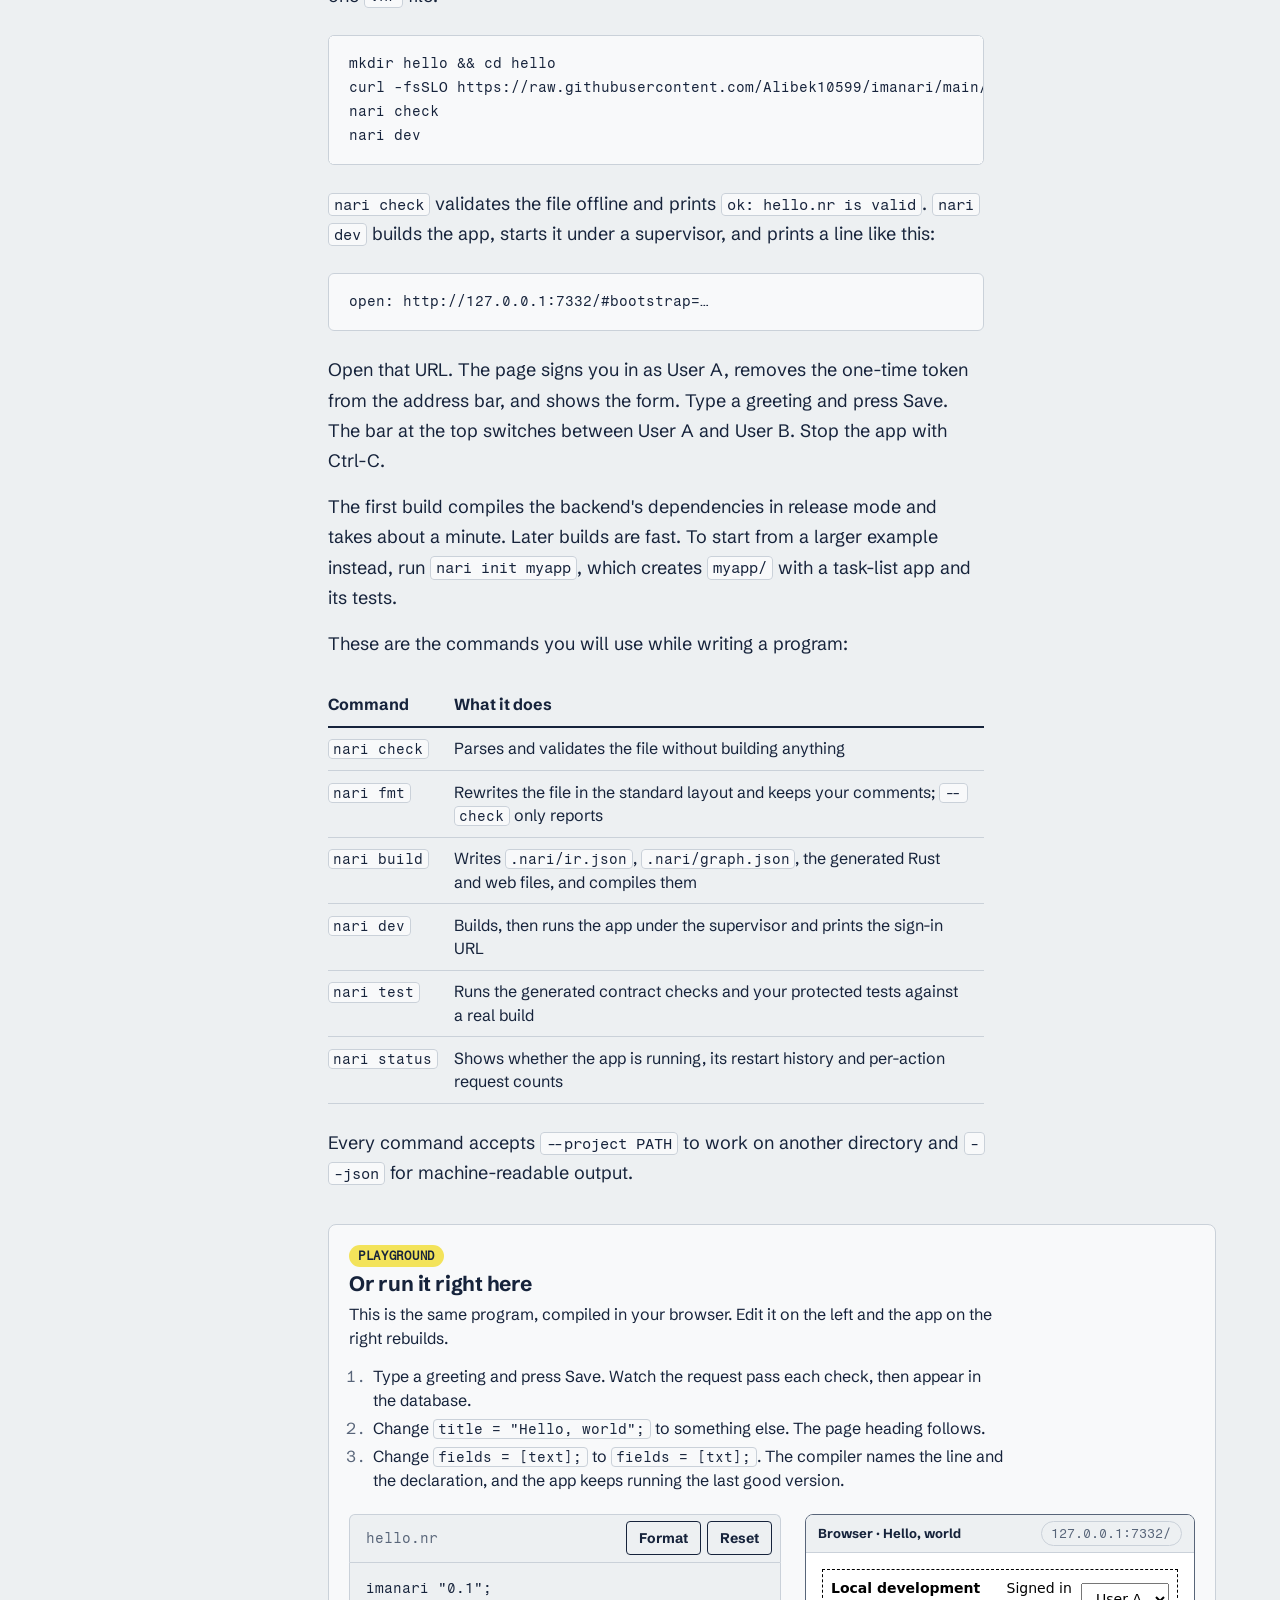
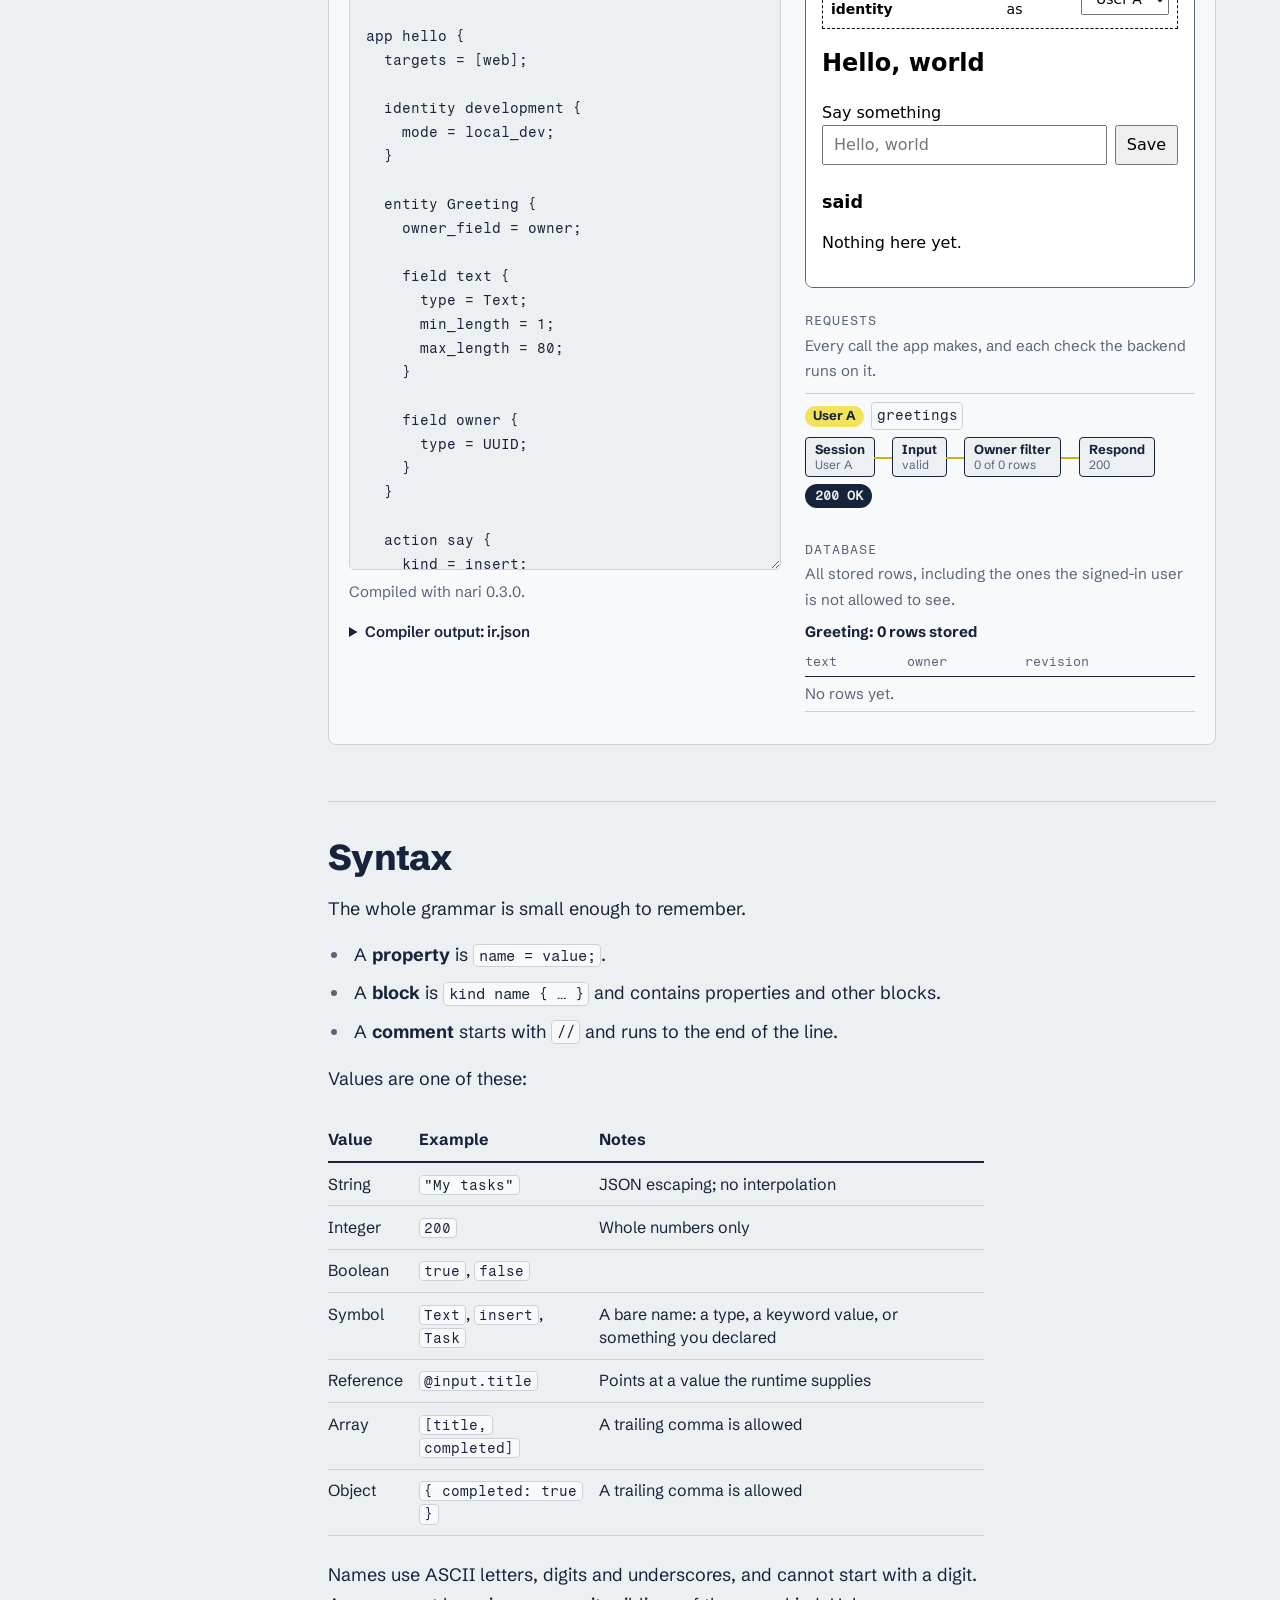
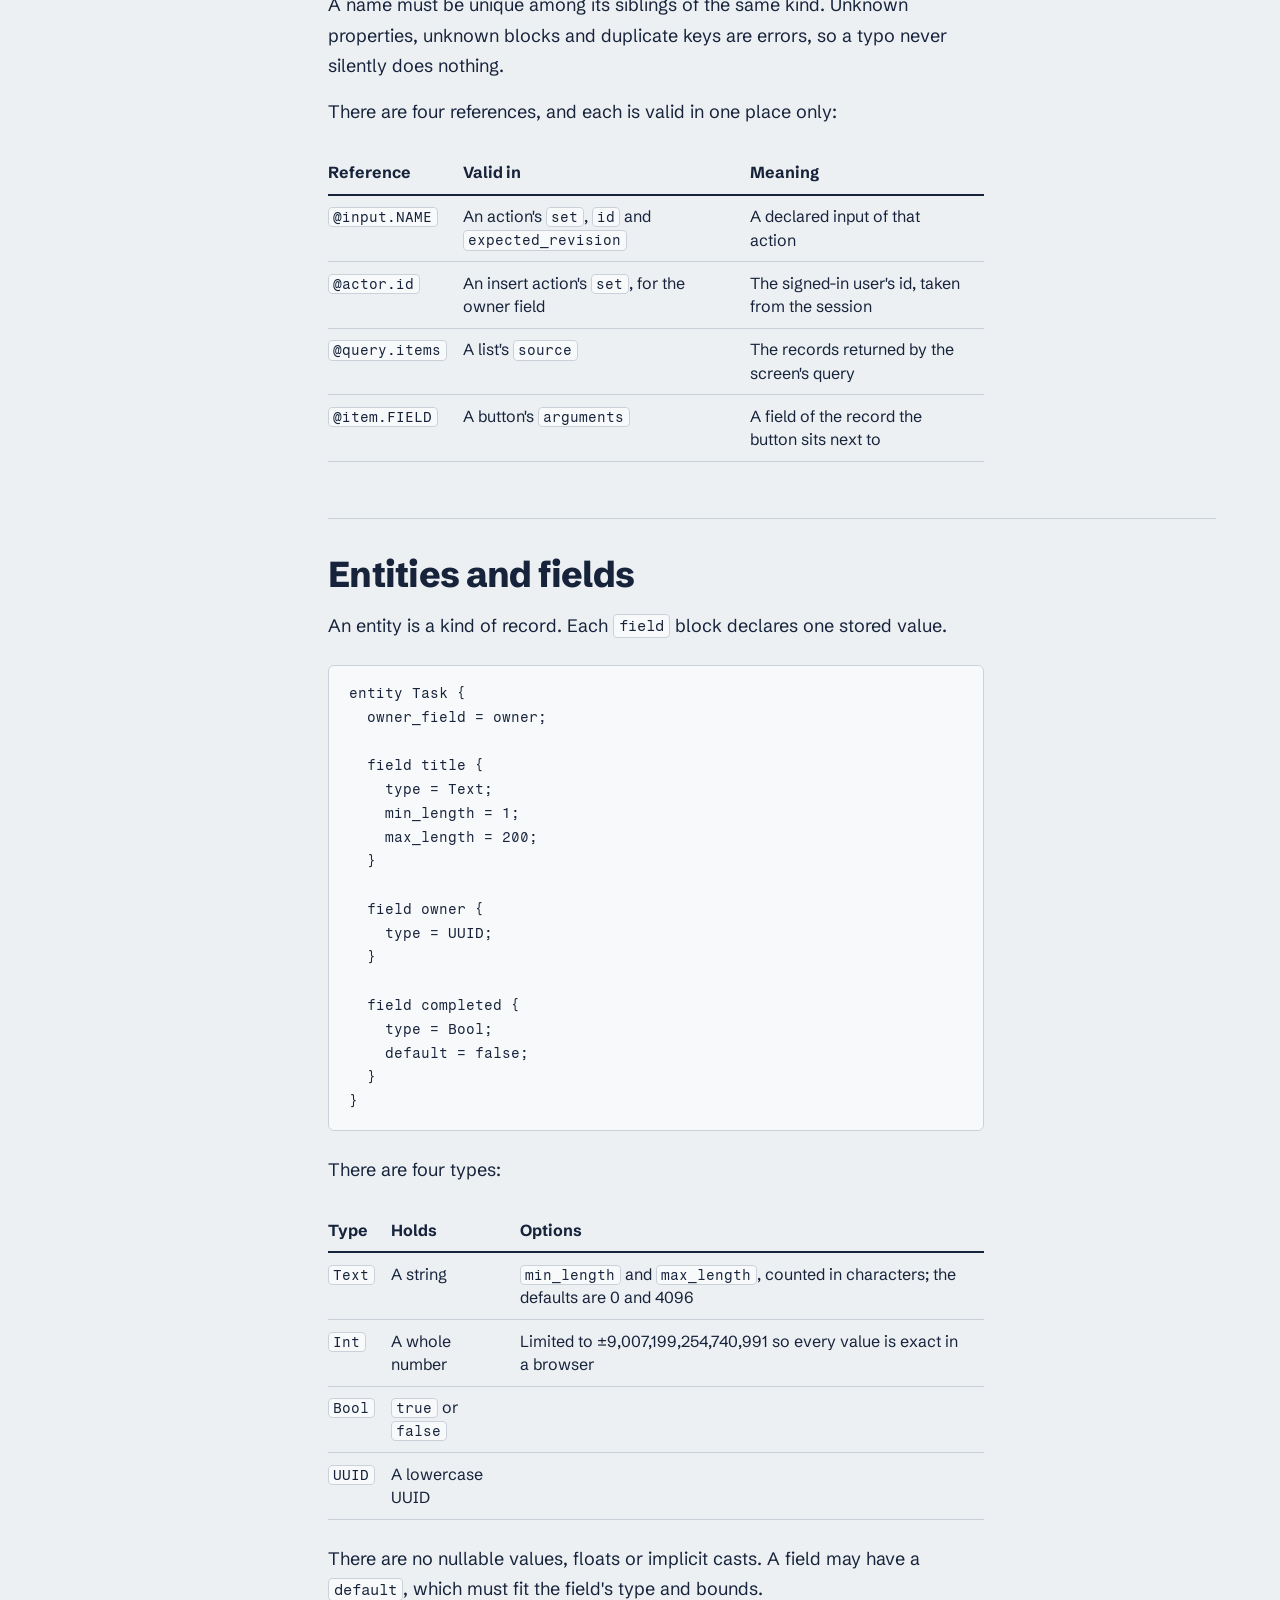
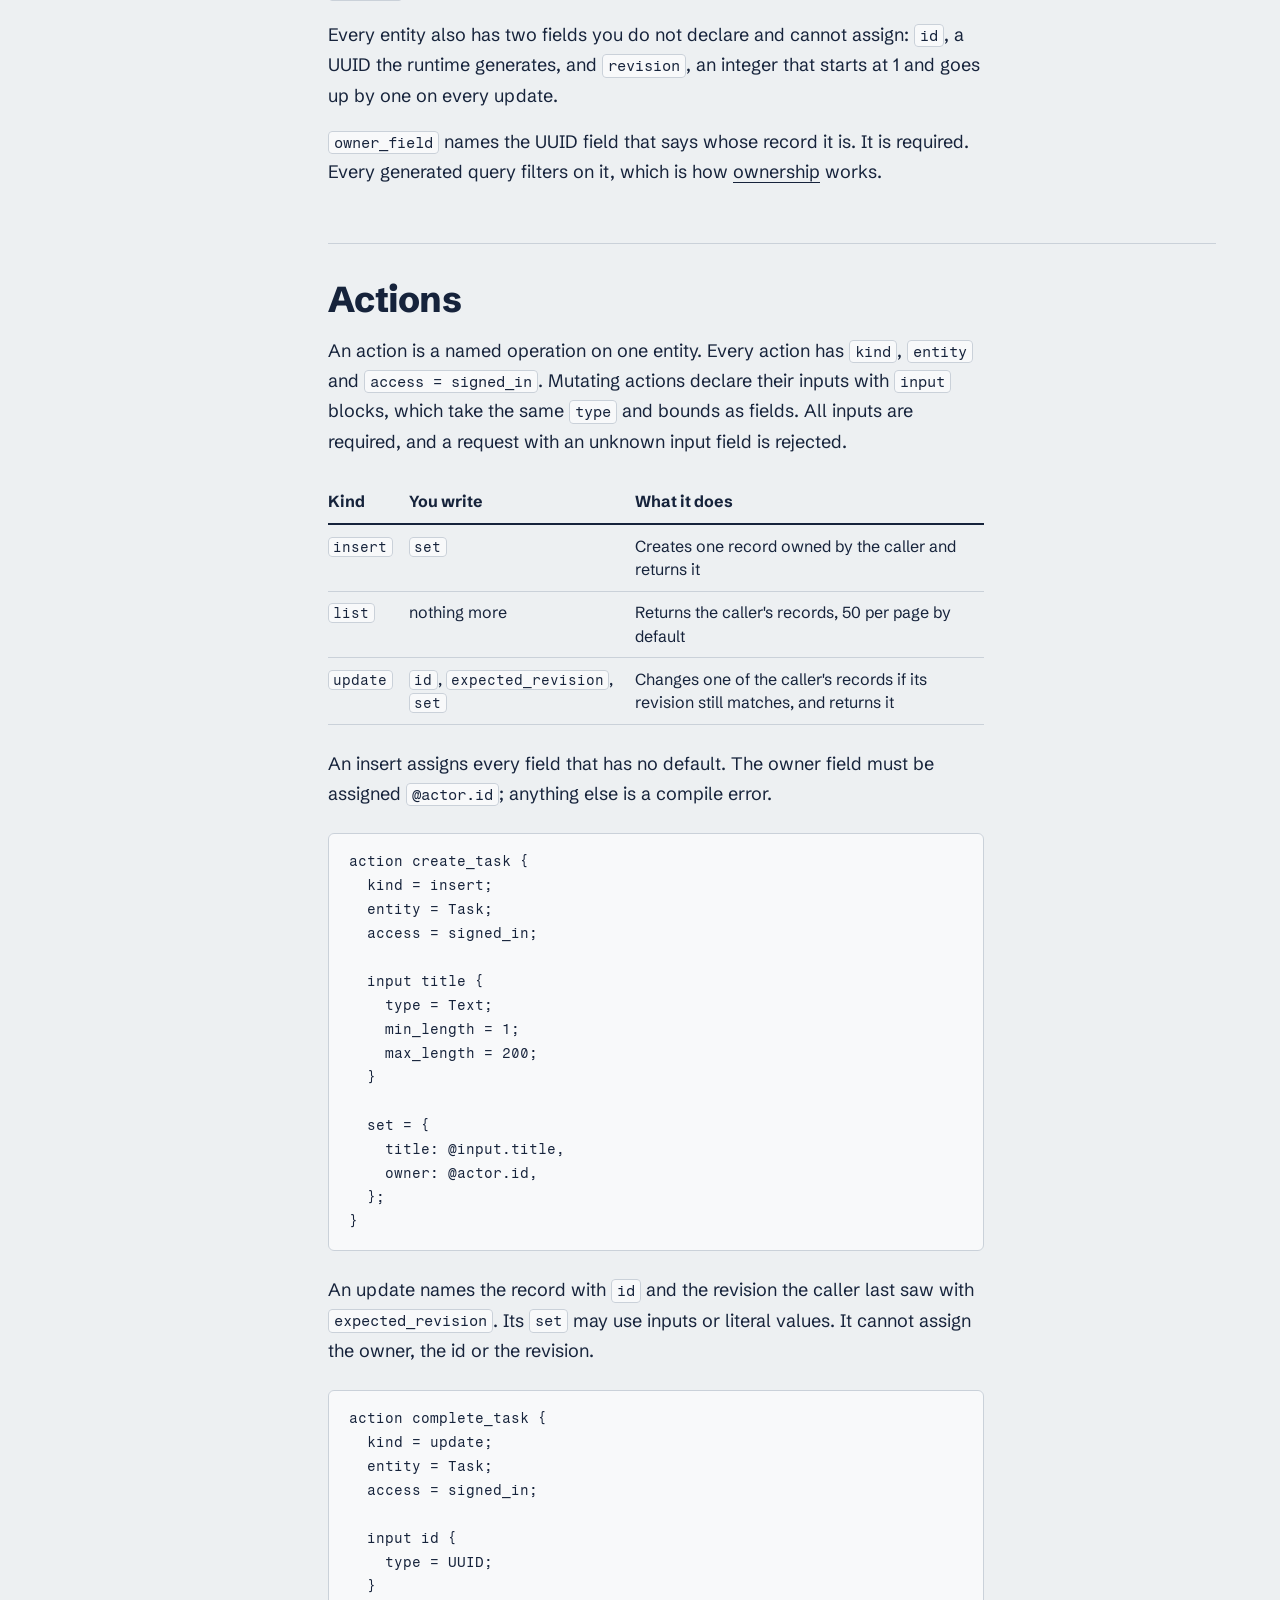
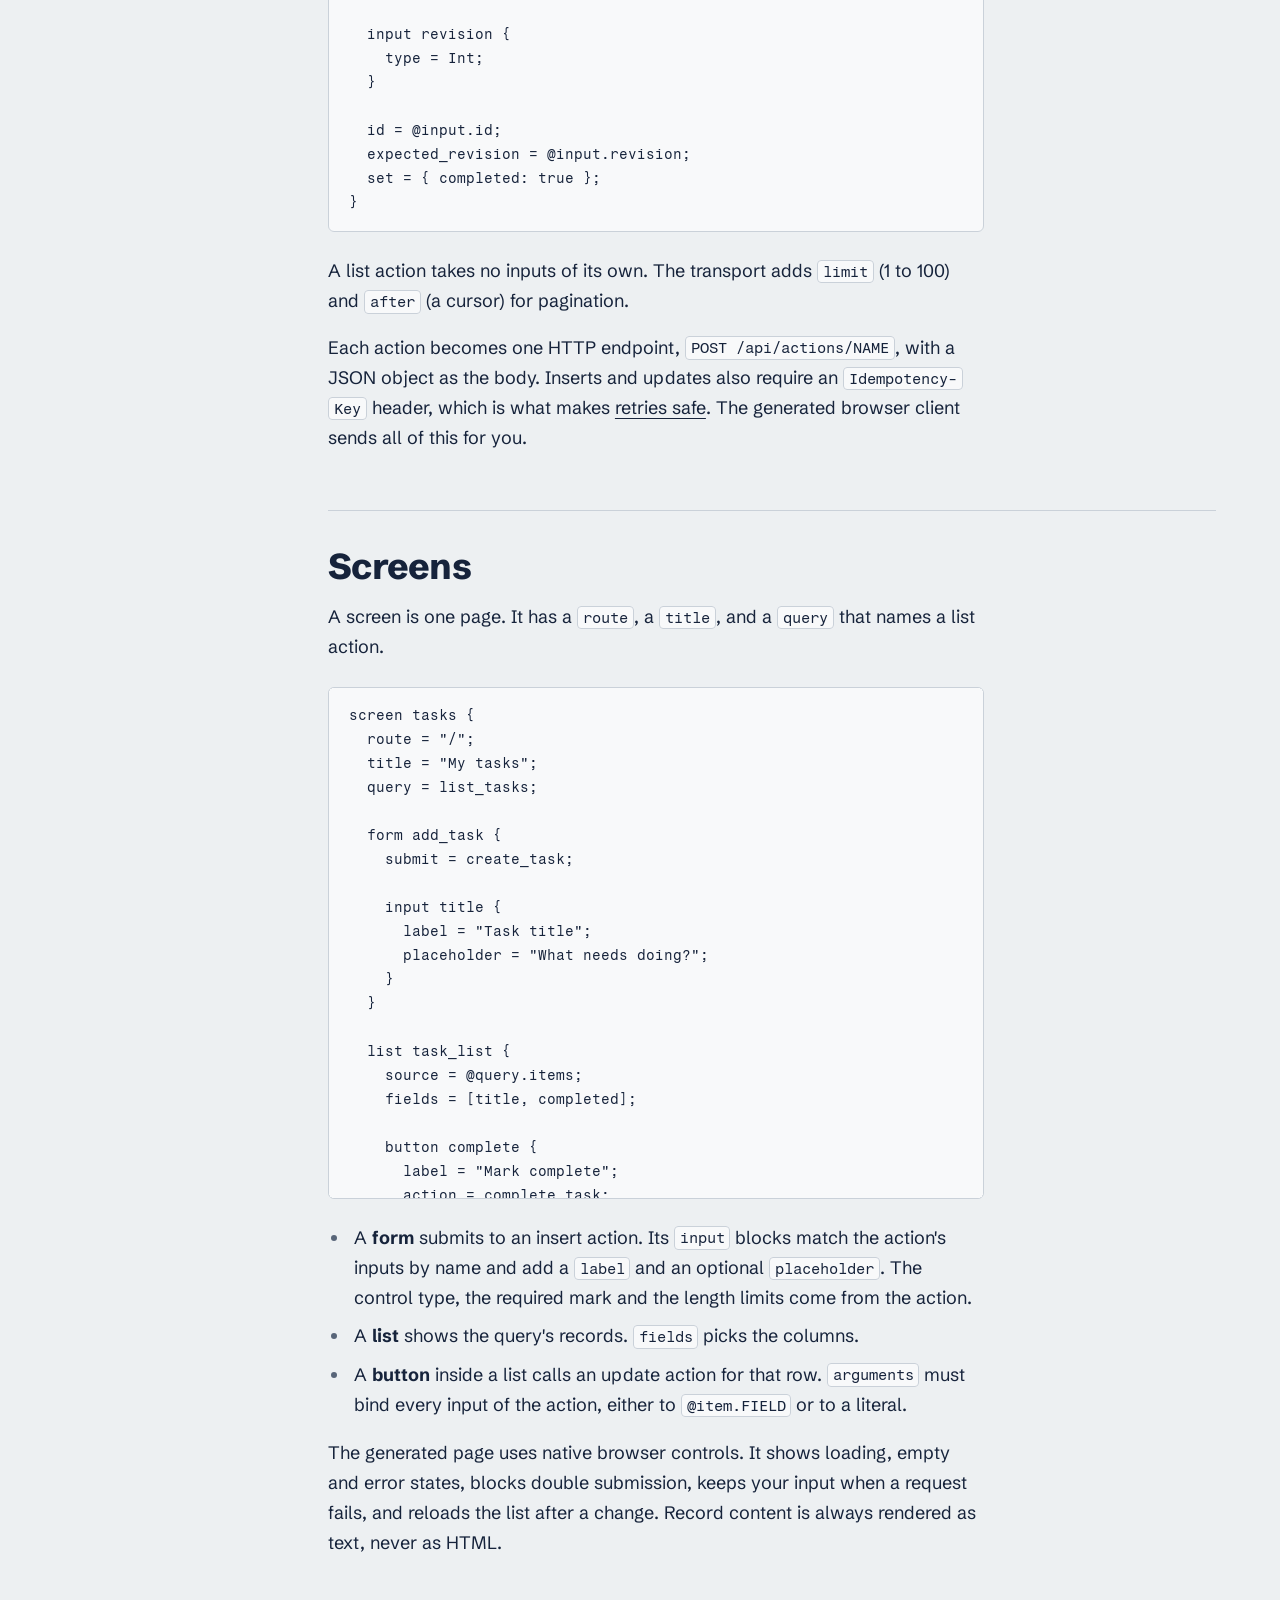
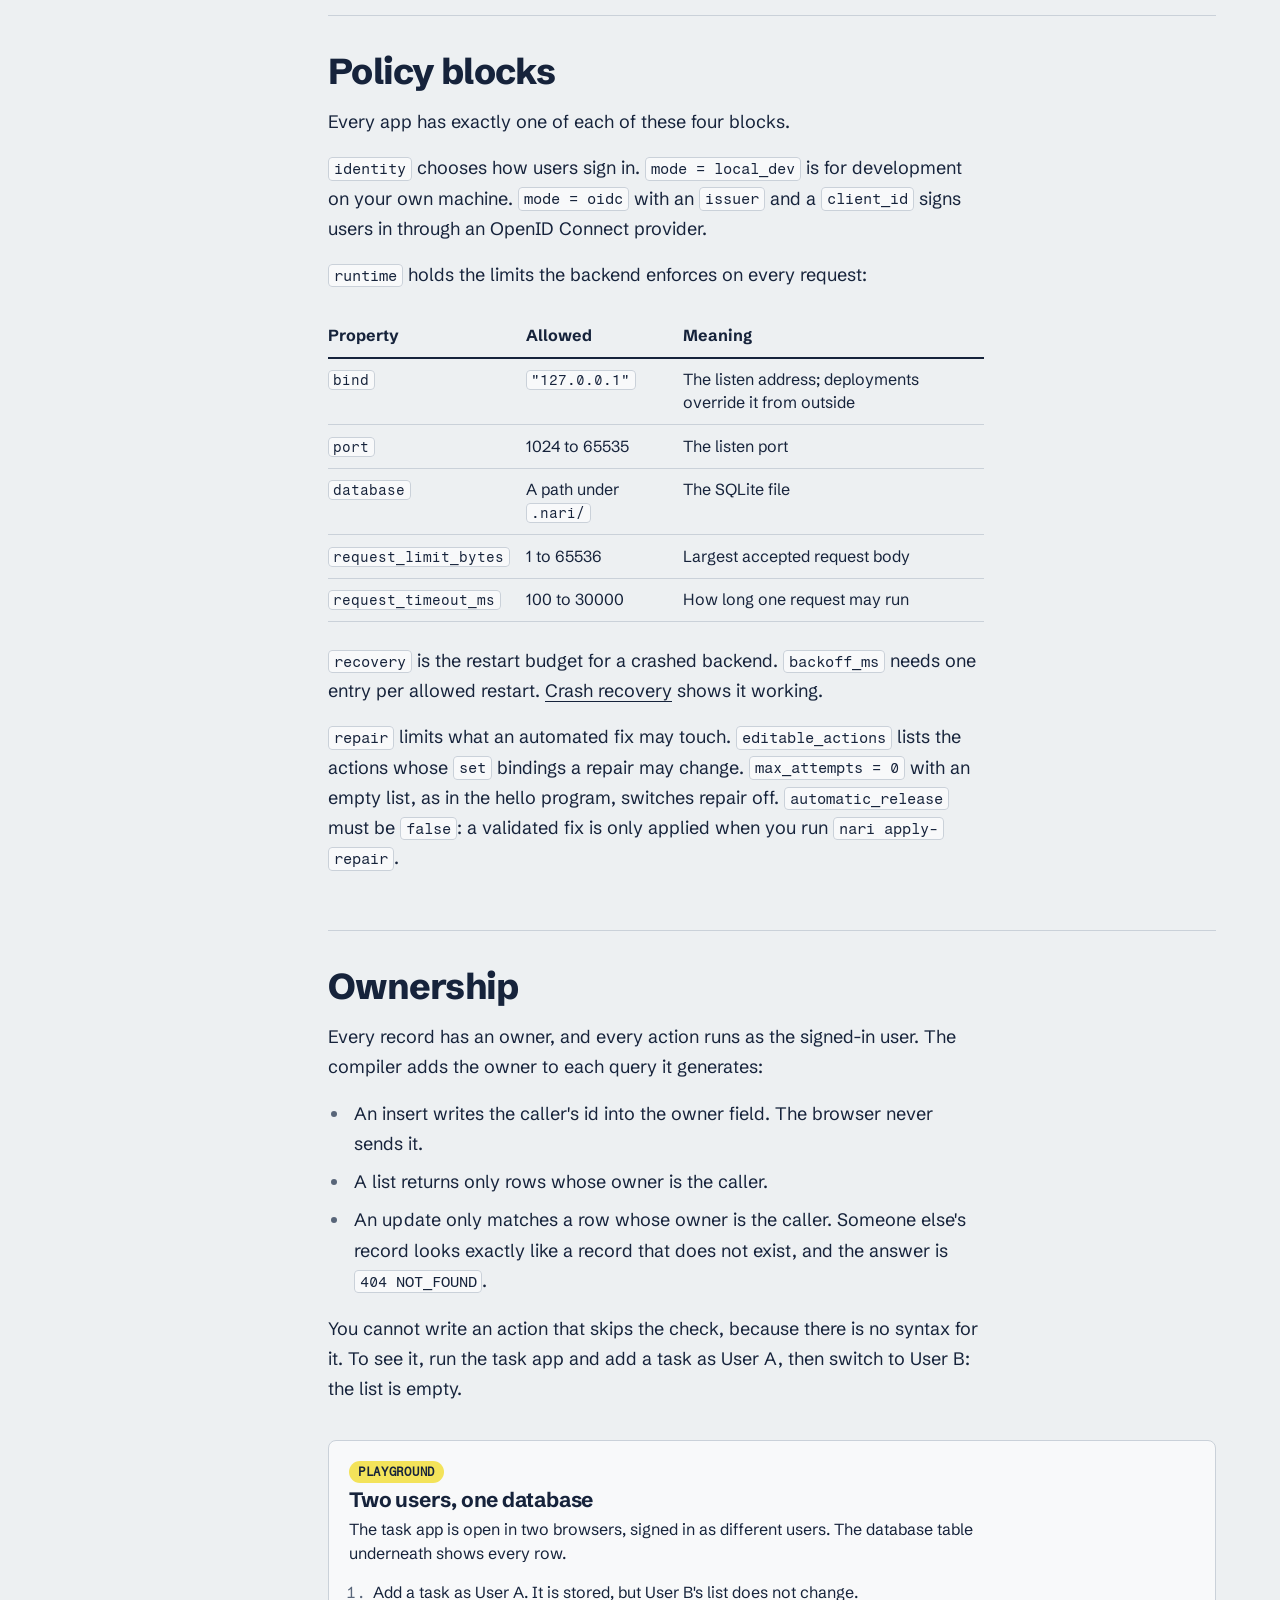
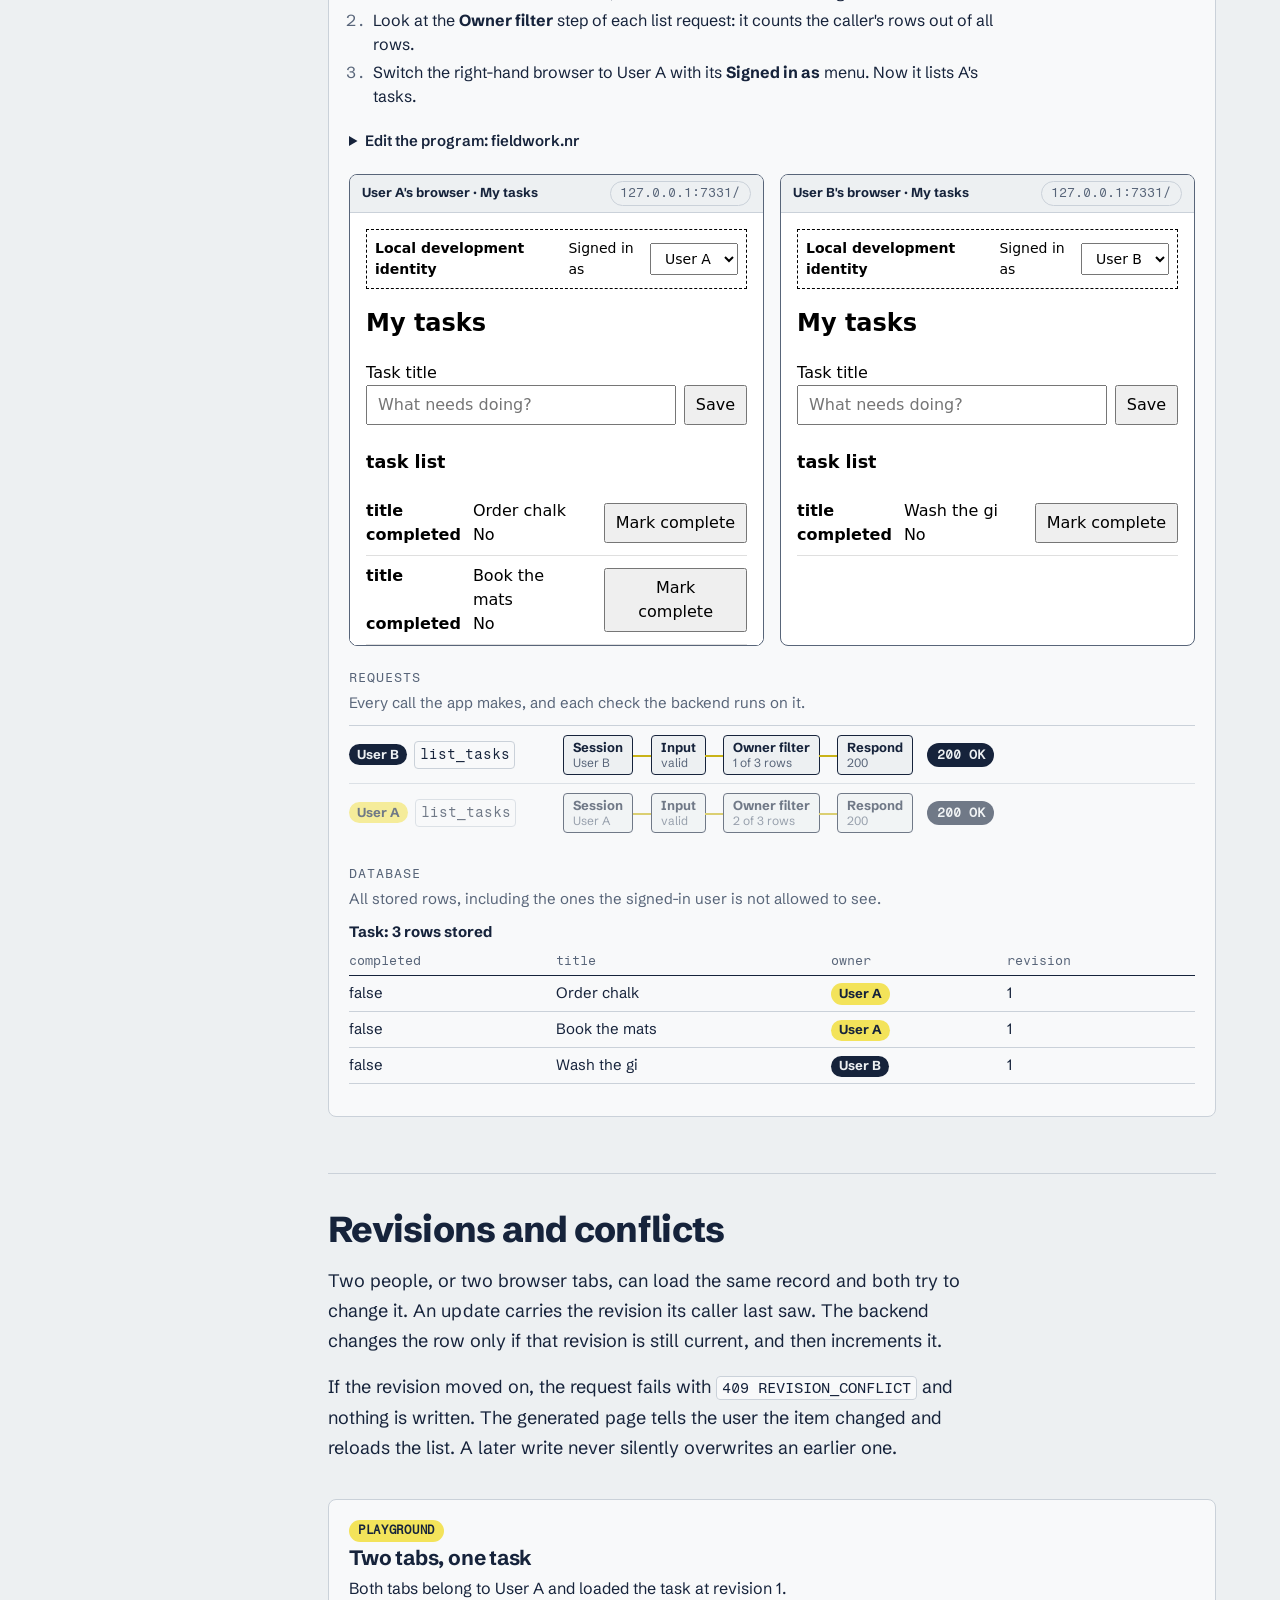
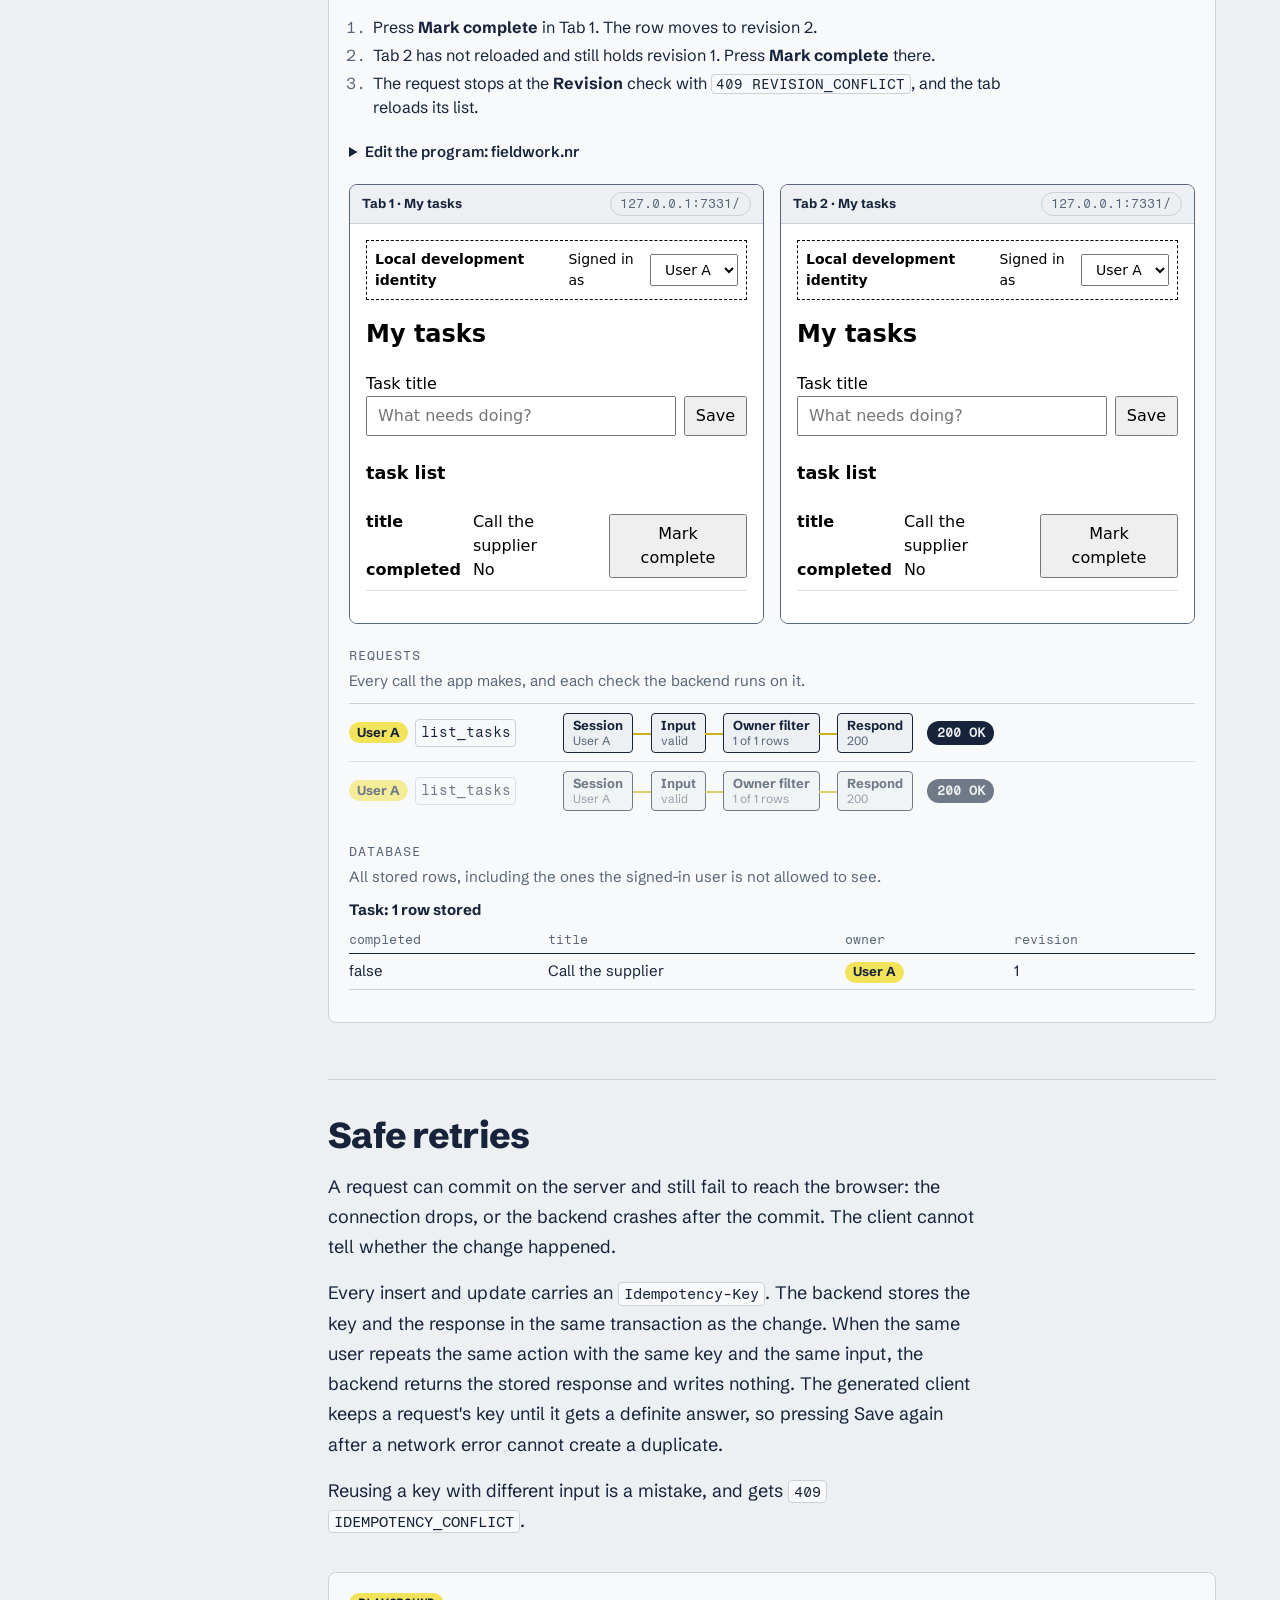
<file: guide.html>
<!doctype html>
<html lang="en">
<head>
<meta charset="utf-8">
<meta name="viewport" content="width=device-width, initial-scale=1">
<title>The Imanari guide</title>
<meta name="description" content="Learn Imanari: write a hello-world app, run it, and try ownership, revision checks, safe retries and crash recovery in live playgrounds.">
<link rel="icon" href="favicon.svg" type="image/svg+xml">
<link rel="preconnect" href="https://fonts.googleapis.com">
<link rel="preconnect" href="https://fonts.gstatic.com" crossorigin>
<link rel="stylesheet" href="https://fonts.googleapis.com/css2?family=Fragment+Mono&family=Schibsted+Grotesk:ital,wght@0,400..900;1,400..900&display=swap">
<link rel="stylesheet" href="style.css">
<script src="site.js" defer></script>
</head>
<body>
<header class="top">
  <a class="wordmark" href="./" aria-label="Imanari home">imanari<span class="belt" aria-hidden="true"></span></a>
  <nav aria-label="Primary">
    <a href="guide.html" aria-current="page">Guide</a>
    <a href="spec.html">Spec</a>
    <a href="changelog.html">Changelog</a>
    <a href="https://github.com/Alibek10599/imanari">GitHub</a>
  </nav>
</header>

<main class="doc guide">
<details class="toc" open><summary>Contents</summary><nav aria-label="Contents"><ul><li><a href="#what-a-program-is">What a program is</a></li><li><a href="#install">Install</a></li><li><a href="#hello-world">Hello, world</a></li><li><a href="#run-it">Run it</a></li><li><a href="#syntax">Syntax</a></li><li><a href="#entities-and-fields">Entities and fields</a></li><li><a href="#actions">Actions</a></li><li><a href="#screens">Screens</a></li><li><a href="#policy-blocks">Policy blocks</a></li><li><a href="#ownership">Ownership</a></li><li><a href="#revisions-and-conflicts">Revisions and conflicts</a></li><li><a href="#safe-retries">Safe retries</a></li><li><a href="#crash-recovery">Crash recovery</a></li><li><a href="#testing">Testing</a></li><li><a href="#reading-errors">Reading errors</a></li><li><a href="#changing-a-program">Changing a program</a></li><li><a href="#what-01-leaves-out">What 0.1 leaves out</a></li></ul></nav></details>
<article>
<h1 id="the-imanari-guide">The Imanari guide</h1>
<p>This guide teaches you to write an Imanari program and run it. It starts with the smallest complete app, explains every part of the language, and then walks through what the runtime does for you: ownership, revision checks, safe retries and crash recovery.</p>
<p>The <a href="https://alibek10599.github.io/imanari-website/guide.html">web version of this guide</a> has a playground under each example. You can edit the program there and use the app it describes without installing anything. <a href="https://github.com/Alibek10599/imanari/blob/main/docs/spec.md">spec.md</a> is the normative reference when you need the exact rule.</p>
<section aria-labelledby="what-a-program-is"><div class="head"><h2 id="what-a-program-is">What a program is<a class="anchor" href="#what-a-program-is" aria-hidden="true" tabindex="-1">#</a></h2></div><div class="body">
<p>An Imanari program is one <code>.nr</code> file that declares a whole app. You do not write handlers, SQL or page templates. You declare:</p>
<ul><li><strong>Entities</strong>: the records the app stores, and which field names their owner.</li><li><strong>Actions</strong>: the only operations that touch those records. An action inserts a record, lists records, or updates one.</li><li><strong>Screens</strong>: pages made of forms, lists and buttons, each bound to an action.</li><li><strong>Policy</strong>: who signs in, the request limits, how often a crashed backend may restart, and what an automated repair may change.</li></ul>
<p>The compiler checks the file and turns it into a native Rust backend, a browser UI, a typed description of the app (<code>ir.json</code>) and a dependency graph.</p>
<p>Imanari has no functions, loops or expressions in 0.1. Every program is a set of declarations, and the three action kinds are the whole executable vocabulary. That is deliberate: the compiler can prove what each action reads and writes, so it can generate the access checks instead of trusting you to remember them.</p>
</div></section>
<section aria-labelledby="install"><div class="head"><h2 id="install">Install<a class="anchor" href="#install" aria-hidden="true" tabindex="-1">#</a></h2></div><div class="body">
<p>Imanari compiles apps with Cargo, so install Rust with <a href="https://rustup.rs">rustup</a> first. Then install the <code>nari</code> command. On macOS with Apple silicon:</p>
<pre><code class="language-sh">curl -fsSL https://github.com/Alibek10599/imanari/releases/latest/download/imanari-aarch64-apple-darwin.tar.gz | tar -xz
sudo install imanari-aarch64-apple-darwin/nari /usr/local/bin/nari</code></pre>
<p>On Linux, use the <code>imanari-x86_64-unknown-linux-gnu</code> or <code>imanari-aarch64-unknown-linux-gnu</code> archive the same way. To build from source instead:</p>
<pre><code class="language-sh">cargo install --locked --git https://github.com/Alibek10599/imanari imanari</code></pre>
<p>Check that it works:</p>
<pre><code class="language-sh">nari --version</code></pre>
</div></section>
<section aria-labelledby="hello-world"><div class="head"><h2 id="hello-world">Hello, world<a class="anchor" href="#hello-world" aria-hidden="true" tabindex="-1">#</a></h2></div><div class="body">
<p>Imanari has no <code>print</code>. The smallest useful program is an app that stores a line of text for the signed-in user and shows it back. This is <a href="https://github.com/Alibek10599/imanari/blob/main/examples/hello/hello.nr">examples/hello/hello.nr</a>:</p>
<pre><code class="language-nari">imanari "0.1";

app hello {
  targets = [web];

  identity development {
    mode = local_dev;
  }

  entity Greeting {
    owner_field = owner;

    field text {
      type = Text;
      min_length = 1;
      max_length = 80;
    }

    field owner {
      type = UUID;
    }
  }

  action say {
    kind = insert;
    entity = Greeting;
    access = signed_in;

    input text {
      type = Text;
      min_length = 1;
      max_length = 80;
    }

    set = {
      text: @input.text,
      owner: @actor.id,
    };
  }

  action greetings {
    kind = list;
    entity = Greeting;
    access = signed_in;
  }

  screen home {
    route = "/";
    title = "Hello, world";
    query = greetings;

    form say_hello {
      submit = say;

      input text {
        label = "Say something";
        placeholder = "Hello, world";
      }
    }

    list said {
      source = @query.items;
      fields = [text];
    }
  }

  runtime local {
    bind = "127.0.0.1";
    port = 7332;
    database = ".nari/app.db";
    request_limit_bytes = 65536;
    request_timeout_ms = 5000;
  }

  recovery backend_process {
    target = backend;
    max_restarts = 3;
    window_seconds = 60;
    backoff_ms = [100, 500, 2000];
    after_exhaustion = stop;
  }

  repair local_candidate {
    mode = isolated;
    max_attempts = 0;
    editable_actions = [];
    automatic_release = false;
  }
}</code></pre>
<p>Read it top to bottom:</p>
<ol><li><code>imanari "0.1";</code> names the language version. Every file starts with it.</li><li><code>app hello { … }</code> holds everything else. <code>targets = [web];</code> is the only target in 0.1.</li><li><code>identity</code> says how people sign in. <code>local_dev</code> gives you two seeded users on your own machine.</li><li><code>entity Greeting</code> is the stored record. It has a <code>text</code> and an <code>owner</code>.</li><li><code>action say</code> inserts a greeting. The text comes from the request and the owner comes from the session.</li><li><code>action greetings</code> lists the signed-in user's greetings.</li><li><code>screen home</code> is the page: a form that calls <code>say</code>, and a list fed by <code>greetings</code>.</li><li><code>runtime</code>, <code>recovery</code> and <code>repair</code> are required policy blocks. They are explained under <a href="#policy-blocks">Policy blocks</a>.</li></ol>
</div></section>
<section aria-labelledby="run-it"><div class="head"><h2 id="run-it">Run it<a class="anchor" href="#run-it" aria-hidden="true" tabindex="-1">#</a></h2></div><div class="body">
<p>Put the program in a directory of its own. A project is a directory with exactly one <code>.nr</code> file.</p>
<pre><code class="language-sh">mkdir hello &amp;&amp; cd hello
curl -fsSLO https://raw.githubusercontent.com/Alibek10599/imanari/main/examples/hello/hello.nr
nari check
nari dev</code></pre>
<p><code>nari check</code> validates the file offline and prints <code>ok: hello.nr is valid</code>. <code>nari dev</code> builds the app, starts it under a supervisor, and prints a line like this:</p>
<pre><code>open: http://127.0.0.1:7332/#bootstrap=…</code></pre>
<p>Open that URL. The page signs you in as User A, removes the one-time token from the address bar, and shows the form. Type a greeting and press Save. The bar at the top switches between User A and User B. Stop the app with Ctrl-C.</p>
<p>The first build compiles the backend's dependencies in release mode and takes about a minute. Later builds are fast. To start from a larger example instead, run <code>nari init myapp</code>, which creates <code>myapp/</code> with a task-list app and its tests.</p>
<p>These are the commands you will use while writing a program:</p>
<div class="table"><table><thead><tr><th>Command</th><th>What it does</th></tr></thead><tbody><tr><td><code>nari check</code></td><td>Parses and validates the file without building anything</td></tr><tr><td><code>nari fmt</code></td><td>Rewrites the file in the standard layout and keeps your comments; <code>--check</code> only reports</td></tr><tr><td><code>nari build</code></td><td>Writes <code>.nari/ir.json</code>, <code>.nari/graph.json</code>, the generated Rust and web files, and compiles them</td></tr><tr><td><code>nari dev</code></td><td>Builds, then runs the app under the supervisor and prints the sign-in URL</td></tr><tr><td><code>nari test</code></td><td>Runs the generated contract checks and your protected tests against a real build</td></tr><tr><td><code>nari status</code></td><td>Shows whether the app is running, its restart history and per-action request counts</td></tr></tbody></table></div>
<p>Every command accepts <code>--project PATH</code> to work on another directory and <code>--json</code> for machine-readable output.</p>
<figure class="playground side" data-scenario="hello" data-file="hello.nr">
<figcaption><span class="pg-kicker">Playground</span><strong>Or run it right here</strong><span>This is the same program, compiled in your browser. Edit it on the left and the app on the right rebuilds.</span></figcaption>
<ol class="pg-steps"><li>Type a greeting and press Save. Watch the request pass each check, then appear in the database.</li><li>Change <code>title = "Hello, world";</code> to something else. The page heading follows.</li><li>Change <code>fields = [text];</code> to <code>fields = [txt];</code>. The compiler names the line and the declaration, and the app keeps running the last good version.</li></ol>
<div class="pg-source"><textarea readonly rows="90" aria-label="hello.nr source">imanari "0.1";

app hello {
  targets = [web];

  identity development {
    mode = local_dev;
  }

  entity Greeting {
    owner_field = owner;

    field text {
      type = Text;
      min_length = 1;
      max_length = 80;
    }

    field owner {
      type = UUID;
    }
  }

  action say {
    kind = insert;
    entity = Greeting;
    access = signed_in;

    input text {
      type = Text;
      min_length = 1;
      max_length = 80;
    }

    set = {
      text: @input.text,
      owner: @actor.id,
    };
  }

  action greetings {
    kind = list;
    entity = Greeting;
    access = signed_in;
  }

  screen home {
    route = "/";
    title = "Hello, world";
    query = greetings;

    form say_hello {
      submit = say;

      input text {
        label = "Say something";
        placeholder = "Hello, world";
      }
    }

    list said {
      source = @query.items;
      fields = [text];
    }
  }

  runtime local {
    bind = "127.0.0.1";
    port = 7332;
    database = ".nari/app.db";
    request_limit_bytes = 65536;
    request_timeout_ms = 5000;
  }

  recovery backend_process {
    target = backend;
    max_restarts = 3;
    window_seconds = 60;
    backoff_ms = [100, 500, 2000];
    after_exhaustion = stop;
  }

  repair local_candidate {
    mode = isolated;
    max_attempts = 0;
    editable_actions = [];
    automatic_release = false;
  }
}
</textarea></div>
<p class="pg-fallback">The playground needs JavaScript and WebAssembly. Without them, this is the program it runs.</p>
</figure>
</div></section>
<section aria-labelledby="syntax"><div class="head"><h2 id="syntax">Syntax<a class="anchor" href="#syntax" aria-hidden="true" tabindex="-1">#</a></h2></div><div class="body">
<p>The whole grammar is small enough to remember.</p>
<ul><li>A <strong>property</strong> is <code>name = value;</code>.</li><li>A <strong>block</strong> is <code>kind name { … }</code> and contains properties and other blocks.</li><li>A <strong>comment</strong> starts with <code>//</code> and runs to the end of the line.</li></ul>
<p>Values are one of these:</p>
<div class="table"><table><thead><tr><th>Value</th><th>Example</th><th>Notes</th></tr></thead><tbody><tr><td>String</td><td><code>"My tasks"</code></td><td>JSON escaping; no interpolation</td></tr><tr><td>Integer</td><td><code>200</code></td><td>Whole numbers only</td></tr><tr><td>Boolean</td><td><code>true</code>, <code>false</code></td><td></td></tr><tr><td>Symbol</td><td><code>Text</code>, <code>insert</code>, <code>Task</code></td><td>A bare name: a type, a keyword value, or something you declared</td></tr><tr><td>Reference</td><td><code>@input.title</code></td><td>Points at a value the runtime supplies</td></tr><tr><td>Array</td><td><code>[title, completed]</code></td><td>A trailing comma is allowed</td></tr><tr><td>Object</td><td><code>{ completed: true }</code></td><td>A trailing comma is allowed</td></tr></tbody></table></div>
<p>Names use ASCII letters, digits and underscores, and cannot start with a digit. A name must be unique among its siblings of the same kind. Unknown properties, unknown blocks and duplicate keys are errors, so a typo never silently does nothing.</p>
<p>There are four references, and each is valid in one place only:</p>
<div class="table"><table><thead><tr><th>Reference</th><th>Valid in</th><th>Meaning</th></tr></thead><tbody><tr><td><code>@input.NAME</code></td><td>An action's <code>set</code>, <code>id</code> and <code>expected_revision</code></td><td>A declared input of that action</td></tr><tr><td><code>@actor.id</code></td><td>An insert action's <code>set</code>, for the owner field</td><td>The signed-in user's id, taken from the session</td></tr><tr><td><code>@query.items</code></td><td>A list's <code>source</code></td><td>The records returned by the screen's query</td></tr><tr><td><code>@item.FIELD</code></td><td>A button's <code>arguments</code></td><td>A field of the record the button sits next to</td></tr></tbody></table></div>
</div></section>
<section aria-labelledby="entities-and-fields"><div class="head"><h2 id="entities-and-fields">Entities and fields<a class="anchor" href="#entities-and-fields" aria-hidden="true" tabindex="-1">#</a></h2></div><div class="body">
<p>An entity is a kind of record. Each <code>field</code> block declares one stored value.</p>
<pre><code class="language-nari">entity Task {
  owner_field = owner;

  field title {
    type = Text;
    min_length = 1;
    max_length = 200;
  }

  field owner {
    type = UUID;
  }

  field completed {
    type = Bool;
    default = false;
  }
}</code></pre>
<p>There are four types:</p>
<div class="table"><table><thead><tr><th>Type</th><th>Holds</th><th>Options</th></tr></thead><tbody><tr><td><code>Text</code></td><td>A string</td><td><code>min_length</code> and <code>max_length</code>, counted in characters; the defaults are 0 and 4096</td></tr><tr><td><code>Int</code></td><td>A whole number</td><td>Limited to ±9,007,199,254,740,991 so every value is exact in a browser</td></tr><tr><td><code>Bool</code></td><td><code>true</code> or <code>false</code></td><td></td></tr><tr><td><code>UUID</code></td><td>A lowercase UUID</td><td></td></tr></tbody></table></div>
<p>There are no nullable values, floats or implicit casts. A field may have a <code>default</code>, which must fit the field's type and bounds.</p>
<p>Every entity also has two fields you do not declare and cannot assign: <code>id</code>, a UUID the runtime generates, and <code>revision</code>, an integer that starts at 1 and goes up by one on every update.</p>
<p><code>owner_field</code> names the UUID field that says whose record it is. It is required. Every generated query filters on it, which is how <a href="#ownership">ownership</a> works.</p>
</div></section>
<section aria-labelledby="actions"><div class="head"><h2 id="actions">Actions<a class="anchor" href="#actions" aria-hidden="true" tabindex="-1">#</a></h2></div><div class="body">
<p>An action is a named operation on one entity. Every action has <code>kind</code>, <code>entity</code> and <code>access = signed_in</code>. Mutating actions declare their inputs with <code>input</code> blocks, which take the same <code>type</code> and bounds as fields. All inputs are required, and a request with an unknown input field is rejected.</p>
<div class="table"><table><thead><tr><th>Kind</th><th>You write</th><th>What it does</th></tr></thead><tbody><tr><td><code>insert</code></td><td><code>set</code></td><td>Creates one record owned by the caller and returns it</td></tr><tr><td><code>list</code></td><td>nothing more</td><td>Returns the caller's records, 50 per page by default</td></tr><tr><td><code>update</code></td><td><code>id</code>, <code>expected_revision</code>, <code>set</code></td><td>Changes one of the caller's records if its revision still matches, and returns it</td></tr></tbody></table></div>
<p>An insert assigns every field that has no default. The owner field must be assigned <code>@actor.id</code>; anything else is a compile error.</p>
<pre><code class="language-nari">action create_task {
  kind = insert;
  entity = Task;
  access = signed_in;

  input title {
    type = Text;
    min_length = 1;
    max_length = 200;
  }

  set = {
    title: @input.title,
    owner: @actor.id,
  };
}</code></pre>
<p>An update names the record with <code>id</code> and the revision the caller last saw with <code>expected_revision</code>. Its <code>set</code> may use inputs or literal values. It cannot assign the owner, the id or the revision.</p>
<pre><code class="language-nari">action complete_task {
  kind = update;
  entity = Task;
  access = signed_in;

  input id {
    type = UUID;
  }

  input revision {
    type = Int;
  }

  id = @input.id;
  expected_revision = @input.revision;
  set = { completed: true };
}</code></pre>
<p>A list action takes no inputs of its own. The transport adds <code>limit</code> (1 to 100) and <code>after</code> (a cursor) for pagination.</p>
<p>Each action becomes one HTTP endpoint, <code>POST /api/actions/NAME</code>, with a JSON object as the body. Inserts and updates also require an <code>Idempotency-Key</code> header, which is what makes <a href="#safe-retries">retries safe</a>. The generated browser client sends all of this for you.</p>
</div></section>
<section aria-labelledby="screens"><div class="head"><h2 id="screens">Screens<a class="anchor" href="#screens" aria-hidden="true" tabindex="-1">#</a></h2></div><div class="body">
<p>A screen is one page. It has a <code>route</code>, a <code>title</code>, and a <code>query</code> that names a list action.</p>
<pre><code class="language-nari">screen tasks {
  route = "/";
  title = "My tasks";
  query = list_tasks;

  form add_task {
    submit = create_task;

    input title {
      label = "Task title";
      placeholder = "What needs doing?";
    }
  }

  list task_list {
    source = @query.items;
    fields = [title, completed];

    button complete {
      label = "Mark complete";
      action = complete_task;
      arguments = {
        id: @item.id,
        revision: @item.revision,
      };
    }
  }
}</code></pre>
<ul><li>A <strong>form</strong> submits to an insert action. Its <code>input</code> blocks match the action's inputs by name and add a <code>label</code> and an optional <code>placeholder</code>. The control type, the required mark and the length limits come from the action.</li><li>A <strong>list</strong> shows the query's records. <code>fields</code> picks the columns.</li><li>A <strong>button</strong> inside a list calls an update action for that row. <code>arguments</code> must bind every input of the action, either to <code>@item.FIELD</code> or to a literal.</li></ul>
<p>The generated page uses native browser controls. It shows loading, empty and error states, blocks double submission, keeps your input when a request fails, and reloads the list after a change. Record content is always rendered as text, never as HTML.</p>
</div></section>
<section aria-labelledby="policy-blocks"><div class="head"><h2 id="policy-blocks">Policy blocks<a class="anchor" href="#policy-blocks" aria-hidden="true" tabindex="-1">#</a></h2></div><div class="body">
<p>Every app has exactly one of each of these four blocks.</p>
<p><code>identity</code> chooses how users sign in. <code>mode = local_dev</code> is for development on your own machine. <code>mode = oidc</code> with an <code>issuer</code> and a <code>client_id</code> signs users in through an OpenID Connect provider.</p>
<p><code>runtime</code> holds the limits the backend enforces on every request:</p>
<div class="table"><table><thead><tr><th>Property</th><th>Allowed</th><th>Meaning</th></tr></thead><tbody><tr><td><code>bind</code></td><td><code>"127.0.0.1"</code></td><td>The listen address; deployments override it from outside</td></tr><tr><td><code>port</code></td><td>1024 to 65535</td><td>The listen port</td></tr><tr><td><code>database</code></td><td>A path under <code>.nari/</code></td><td>The SQLite file</td></tr><tr><td><code>request_limit_bytes</code></td><td>1 to 65536</td><td>Largest accepted request body</td></tr><tr><td><code>request_timeout_ms</code></td><td>100 to 30000</td><td>How long one request may run</td></tr></tbody></table></div>
<p><code>recovery</code> is the restart budget for a crashed backend. <code>backoff_ms</code> needs one entry per allowed restart. <a href="#crash-recovery">Crash recovery</a> shows it working.</p>
<p><code>repair</code> limits what an automated fix may touch. <code>editable_actions</code> lists the actions whose <code>set</code> bindings a repair may change. <code>max_attempts = 0</code> with an empty list, as in the hello program, switches repair off. <code>automatic_release</code> must be <code>false</code>: a validated fix is only applied when you run <code>nari apply-repair</code>.</p>
</div></section>
<section aria-labelledby="ownership"><div class="head"><h2 id="ownership">Ownership<a class="anchor" href="#ownership" aria-hidden="true" tabindex="-1">#</a></h2></div><div class="body">
<p>Every record has an owner, and every action runs as the signed-in user. The compiler adds the owner to each query it generates:</p>
<ul><li>An insert writes the caller's id into the owner field. The browser never sends it.</li><li>A list returns only rows whose owner is the caller.</li><li>An update only matches a row whose owner is the caller. Someone else's record looks exactly like a record that does not exist, and the answer is <code>404 NOT_FOUND</code>.</li></ul>
<p>You cannot write an action that skips the check, because there is no syntax for it. To see it, run the task app and add a task as User A, then switch to User B: the list is empty.</p>
<figure class="playground" data-scenario="ownership" data-file="fieldwork.nr">
<figcaption><span class="pg-kicker">Playground</span><strong>Two users, one database</strong><span>The task app is open in two browsers, signed in as different users. The database table underneath shows every row.</span></figcaption>
<ol class="pg-steps"><li>Add a task as User A. It is stored, but User B's list does not change.</li><li>Look at the <strong>Owner filter</strong> step of each list request: it counts the caller's rows out of all rows.</li><li>Switch the right-hand browser to User A with its <strong>Signed in as</strong> menu. Now it lists A's tasks.</li></ol>
<div class="pg-source"><textarea readonly rows="123" aria-label="fieldwork.nr source">imanari "0.1";

app fieldwork {
  targets = [web];

  identity development {
    mode = local_dev;
  }

  entity Task {
    owner_field = owner;

    // id and revision are supplied by the runtime.
    field title {
      type = Text;
      min_length = 1;
      max_length = 200;
    }

    field owner {
      type = UUID;
    }

    field completed {
      type = Bool;
      default = false;
    }
  }

  action create_task {
    kind = insert;
    entity = Task;
    access = signed_in;

    input title {
      type = Text;
      min_length = 1;
      max_length = 200;
    }

    set = {
      title: @input.title,
      owner: @actor.id,
    };
  }

  action list_tasks {
    kind = list;
    entity = Task;
    access = signed_in;
  }

  action complete_task {
    kind = update;
    entity = Task;
    access = signed_in;

    input id {
      type = UUID;
    }

    input revision {
      type = Int;
    }

    id = @input.id;
    expected_revision = @input.revision;
    set = { completed: true };
  }

  screen tasks {
    route = "/";
    title = "My tasks";
    query = list_tasks;

    form add_task {
      submit = create_task;

      input title {
        label = "Task title";
        placeholder = "What needs doing?";
      }
    }

    list task_list {
      source = @query.items;
      fields = [title, completed];

      button complete {
        label = "Mark complete";
        action = complete_task;
        arguments = {
          id: @item.id,
          revision: @item.revision,
        };
      }
    }
  }

  runtime local {
    bind = "127.0.0.1";
    port = 7331;
    database = ".nari/app.db";
    request_limit_bytes = 65536;
    request_timeout_ms = 5000;
  }

  recovery backend_process {
    target = backend;
    max_restarts = 3;
    window_seconds = 60;
    backoff_ms = [100, 500, 2000];
    after_exhaustion = stop;
  }

  repair local_candidate {
    mode = isolated;
    max_attempts = 2;
    editable_actions = [complete_task];
    automatic_release = false;
  }
}
</textarea></div>
<p class="pg-fallback">The playground needs JavaScript and WebAssembly. Without them, this is the program it runs.</p>
</figure>
</div></section>
<section aria-labelledby="revisions-and-conflicts"><div class="head"><h2 id="revisions-and-conflicts">Revisions and conflicts<a class="anchor" href="#revisions-and-conflicts" aria-hidden="true" tabindex="-1">#</a></h2></div><div class="body">
<p>Two people, or two browser tabs, can load the same record and both try to change it. An update carries the revision its caller last saw. The backend changes the row only if that revision is still current, and then increments it.</p>
<p>If the revision moved on, the request fails with <code>409 REVISION_CONFLICT</code> and nothing is written. The generated page tells the user the item changed and reloads the list. A later write never silently overwrites an earlier one.</p>
<figure class="playground" data-scenario="revision" data-file="fieldwork.nr">
<figcaption><span class="pg-kicker">Playground</span><strong>Two tabs, one task</strong><span>Both tabs belong to User A and loaded the task at revision 1.</span></figcaption>
<ol class="pg-steps"><li>Press <strong>Mark complete</strong> in Tab 1. The row moves to revision 2.</li><li>Tab 2 has not reloaded and still holds revision 1. Press <strong>Mark complete</strong> there.</li><li>The request stops at the <strong>Revision</strong> check with <code>409 REVISION_CONFLICT</code>, and the tab reloads its list.</li></ol>
<div class="pg-source"><textarea readonly rows="123" aria-label="fieldwork.nr source">imanari "0.1";

app fieldwork {
  targets = [web];

  identity development {
    mode = local_dev;
  }

  entity Task {
    owner_field = owner;

    // id and revision are supplied by the runtime.
    field title {
      type = Text;
      min_length = 1;
      max_length = 200;
    }

    field owner {
      type = UUID;
    }

    field completed {
      type = Bool;
      default = false;
    }
  }

  action create_task {
    kind = insert;
    entity = Task;
    access = signed_in;

    input title {
      type = Text;
      min_length = 1;
      max_length = 200;
    }

    set = {
      title: @input.title,
      owner: @actor.id,
    };
  }

  action list_tasks {
    kind = list;
    entity = Task;
    access = signed_in;
  }

  action complete_task {
    kind = update;
    entity = Task;
    access = signed_in;

    input id {
      type = UUID;
    }

    input revision {
      type = Int;
    }

    id = @input.id;
    expected_revision = @input.revision;
    set = { completed: true };
  }

  screen tasks {
    route = "/";
    title = "My tasks";
    query = list_tasks;

    form add_task {
      submit = create_task;

      input title {
        label = "Task title";
        placeholder = "What needs doing?";
      }
    }

    list task_list {
      source = @query.items;
      fields = [title, completed];

      button complete {
        label = "Mark complete";
        action = complete_task;
        arguments = {
          id: @item.id,
          revision: @item.revision,
        };
      }
    }
  }

  runtime local {
    bind = "127.0.0.1";
    port = 7331;
    database = ".nari/app.db";
    request_limit_bytes = 65536;
    request_timeout_ms = 5000;
  }

  recovery backend_process {
    target = backend;
    max_restarts = 3;
    window_seconds = 60;
    backoff_ms = [100, 500, 2000];
    after_exhaustion = stop;
  }

  repair local_candidate {
    mode = isolated;
    max_attempts = 2;
    editable_actions = [complete_task];
    automatic_release = false;
  }
}
</textarea></div>
<p class="pg-fallback">The playground needs JavaScript and WebAssembly. Without them, this is the program it runs.</p>
</figure>
</div></section>
<section aria-labelledby="safe-retries"><div class="head"><h2 id="safe-retries">Safe retries<a class="anchor" href="#safe-retries" aria-hidden="true" tabindex="-1">#</a></h2></div><div class="body">
<p>A request can commit on the server and still fail to reach the browser: the connection drops, or the backend crashes after the commit. The client cannot tell whether the change happened.</p>
<p>Every insert and update carries an <code>Idempotency-Key</code>. The backend stores the key and the response in the same transaction as the change. When the same user repeats the same action with the same key and the same input, the backend returns the stored response and writes nothing. The generated client keeps a request's key until it gets a definite answer, so pressing Save again after a network error cannot create a duplicate.</p>
<p>Reusing a key with different input is a mistake, and gets <code>409 IDEMPOTENCY_CONFLICT</code>.</p>
<figure class="playground" data-scenario="retry" data-file="fieldwork.nr">
<figcaption><span class="pg-kicker">Playground</span><strong>A reply that never arrives</strong><span>The switch below makes the next change commit and then drops the response on its way back.</span></figcaption>
<ol class="pg-steps"><li>Press <strong>Lose the next response</strong>, type a task and press Save.</li><li>The row is in the database, but the browser only knows the request failed.</li><li>Press Save again. The backend recognises the key, replays the stored answer and writes nothing: still one row.</li></ol>
<div class="pg-source"><textarea readonly rows="123" aria-label="fieldwork.nr source">imanari "0.1";

app fieldwork {
  targets = [web];

  identity development {
    mode = local_dev;
  }

  entity Task {
    owner_field = owner;

    // id and revision are supplied by the runtime.
    field title {
      type = Text;
      min_length = 1;
      max_length = 200;
    }

    field owner {
      type = UUID;
    }

    field completed {
      type = Bool;
      default = false;
    }
  }

  action create_task {
    kind = insert;
    entity = Task;
    access = signed_in;

    input title {
      type = Text;
      min_length = 1;
      max_length = 200;
    }

    set = {
      title: @input.title,
      owner: @actor.id,
    };
  }

  action list_tasks {
    kind = list;
    entity = Task;
    access = signed_in;
  }

  action complete_task {
    kind = update;
    entity = Task;
    access = signed_in;

    input id {
      type = UUID;
    }

    input revision {
      type = Int;
    }

    id = @input.id;
    expected_revision = @input.revision;
    set = { completed: true };
  }

  screen tasks {
    route = "/";
    title = "My tasks";
    query = list_tasks;

    form add_task {
      submit = create_task;

      input title {
        label = "Task title";
        placeholder = "What needs doing?";
      }
    }

    list task_list {
      source = @query.items;
      fields = [title, completed];

      button complete {
        label = "Mark complete";
        action = complete_task;
        arguments = {
          id: @item.id,
          revision: @item.revision,
        };
      }
    }
  }

  runtime local {
    bind = "127.0.0.1";
    port = 7331;
    database = ".nari/app.db";
    request_limit_bytes = 65536;
    request_timeout_ms = 5000;
  }

  recovery backend_process {
    target = backend;
    max_restarts = 3;
    window_seconds = 60;
    backoff_ms = [100, 500, 2000];
    after_exhaustion = stop;
  }

  repair local_candidate {
    mode = isolated;
    max_attempts = 2;
    editable_actions = [complete_task];
    automatic_release = false;
  }
}
</textarea></div>
<p class="pg-fallback">The playground needs JavaScript and WebAssembly. Without them, this is the program it runs.</p>
</figure>
</div></section>
<section aria-labelledby="crash-recovery"><div class="head"><h2 id="crash-recovery">Crash recovery<a class="anchor" href="#crash-recovery" aria-hidden="true" tabindex="-1">#</a></h2></div><div class="body">
<p><code>nari dev</code> runs the backend as a child of a separate supervisor process. When the backend crashes, the supervisor waits for the next delay in <code>backoff_ms</code> and starts it again. Committed data is in the database, so it is still there after the restart.</p>
<p>The budget is <code>max_restarts</code> within <code>window_seconds</code>. Once it is spent, the supervisor stops, records an incident and reports <code>StoppedNeedsAttention</code> instead of restarting forever. <code>nari status</code> shows the state, and <code>nari dev --acknowledge</code> clears it after you have looked at the cause.</p>
<p>You can inject a crash to watch this happen:</p>
<pre><code class="language-sh">NARI_FAULT=crash_on_request:create_task nari dev</code></pre>
<figure class="playground" data-scenario="recovery" data-file="fieldwork.nr">
<figcaption><span class="pg-kicker">Playground</span><strong>Crash it and watch the budget</strong><span>This backend may restart 3 times in 60 seconds, waiting 100, 500 and then 2000 ms.</span></figcaption>
<ol class="pg-steps"><li>Press <strong>Crash the backend</strong>. The supervisor waits, restarts it, and the tasks are still there.</li><li>Crash it three more times. The fourth crash finds the budget spent and the supervisor stops.</li><li>Edit <code>max_restarts</code> and <code>backoff_ms</code> in the program to change the policy. They must stay the same length.</li></ol>
<div class="pg-source"><textarea readonly rows="123" aria-label="fieldwork.nr source">imanari "0.1";

app fieldwork {
  targets = [web];

  identity development {
    mode = local_dev;
  }

  entity Task {
    owner_field = owner;

    // id and revision are supplied by the runtime.
    field title {
      type = Text;
      min_length = 1;
      max_length = 200;
    }

    field owner {
      type = UUID;
    }

    field completed {
      type = Bool;
      default = false;
    }
  }

  action create_task {
    kind = insert;
    entity = Task;
    access = signed_in;

    input title {
      type = Text;
      min_length = 1;
      max_length = 200;
    }

    set = {
      title: @input.title,
      owner: @actor.id,
    };
  }

  action list_tasks {
    kind = list;
    entity = Task;
    access = signed_in;
  }

  action complete_task {
    kind = update;
    entity = Task;
    access = signed_in;

    input id {
      type = UUID;
    }

    input revision {
      type = Int;
    }

    id = @input.id;
    expected_revision = @input.revision;
    set = { completed: true };
  }

  screen tasks {
    route = "/";
    title = "My tasks";
    query = list_tasks;

    form add_task {
      submit = create_task;

      input title {
        label = "Task title";
        placeholder = "What needs doing?";
      }
    }

    list task_list {
      source = @query.items;
      fields = [title, completed];

      button complete {
        label = "Mark complete";
        action = complete_task;
        arguments = {
          id: @item.id,
          revision: @item.revision,
        };
      }
    }
  }

  runtime local {
    bind = "127.0.0.1";
    port = 7331;
    database = ".nari/app.db";
    request_limit_bytes = 65536;
    request_timeout_ms = 5000;
  }

  recovery backend_process {
    target = backend;
    max_restarts = 3;
    window_seconds = 60;
    backoff_ms = [100, 500, 2000];
    after_exhaustion = stop;
  }

  repair local_candidate {
    mode = isolated;
    max_attempts = 2;
    editable_actions = [complete_task];
    automatic_release = false;
  }
}
</textarea></div>
<p class="pg-fallback">The playground needs JavaScript and WebAssembly. Without them, this is the program it runs.</p>
</figure>
</div></section>
<section aria-labelledby="testing"><div class="head"><h2 id="testing">Testing<a class="anchor" href="#testing" aria-hidden="true" tabindex="-1">#</a></h2></div><div class="body">
<p><code>nari test</code> builds the app and runs two sets of checks against it over real HTTP.</p>
<p>The first set is generated from the program. For every action it checks that an unauthenticated request, a missing CSRF token, an unknown field and an out-of-bounds input are all rejected, and that one user cannot see another's records.</p>
<p>The second set is yours. Each file in <code>acceptance/</code> is a scenario written as data:</p>
<pre><code class="language-json">{
  "name": "a greeting is saved for its author only",
  "covers": ["hello/action/say", "hello/action/greetings"],
  "steps": [
    { "as": "a", "action": "say", "input": { "text": "Hello, world" }, "expect": { "status": 200, "data": { "text": "Hello, world" } } },
    { "as": "b", "action": "say", "input": { "text": "" }, "expect": { "status": 400 } }
  ]
}</code></pre>
<p>Each step calls an action as user <code>a</code> or <code>b</code>. <code>expect.data</code> is a subset match. <code>"save": "task"</code> keeps a response so that a later step can use <code>"$task.id"</code>. These files are called protected tests because an automated repair is never allowed to change them.</p>
</div></section>
<section aria-labelledby="reading-errors"><div class="head"><h2 id="reading-errors">Reading errors<a class="anchor" href="#reading-errors" aria-hidden="true" tabindex="-1">#</a></h2></div><div class="body">
<p>Diagnostics name the file, line and column, an error code, and the id of the declaration at fault:</p>
<pre><code>hello.nr:37:14: error E_TYPE: input 'text' is Text but field 'owner' is UUID (no implicit casts) [hello/action/say]
hello.nr:63:17: error E_UNRESOLVED: entity Greeting has no field 'txt' [hello/screen/home/list/said]</code></pre>
<p>The first came from assigning <code>owner: @input.text</code>. The second came from a list that asked for a field the entity does not have. <code>nari check --json</code> gives the same information with byte spans for editors and agents.</p>
<p>The id in brackets is stable. <code>hello/action/say</code> stays the same when lines move, and the same id names that action in <code>ir.json</code>, the dependency graph, test coverage and incident records.</p>
</div></section>
<section aria-labelledby="changing-a-program"><div class="head"><h2 id="changing-a-program">Changing a program<a class="anchor" href="#changing-a-program" aria-hidden="true" tabindex="-1">#</a></h2></div><div class="body">
<p>Edit the file and run <code>nari dev</code> again. When the app starts against a database from an older version of the program, additive changes are applied automatically: new entities, new fields that have a default, and wider text bounds.</p>
<p>Changes that would lose or reinterpret stored data stop startup with <code>MIGRATION_REQUIRED</code>. That covers removing or renaming a field, changing a type, and adding a field without a default. <code>nari diff --base PATH</code> compares two versions of a program and says which changes apply on their own and which block.</p>
</div></section>
<section aria-labelledby="what-01-leaves-out"><div class="head"><h2 id="what-01-leaves-out">What 0.1 leaves out<a class="anchor" href="#what-01-leaves-out" aria-hidden="true" tabindex="-1">#</a></h2></div><div class="body">
<p>These are rejected with a diagnostic rather than half-supported:</p>
<ul><li>Public or anonymous access, and sharing a record between users.</li><li>Delete actions, list filters and sorting.</li><li>Floats, dates, nullable fields and references between entities.</li><li>Custom Rust or JavaScript, workflows and calls to external services.</li><li>Mobile targets.</li></ul>
<p>For deployment with Docker, sign-in with OpenID Connect and the repair pipeline, continue with the <a href="https://github.com/Alibek10599/imanari/blob/main/README.md">README</a>. For exact rules, see the <a href="https://github.com/Alibek10599/imanari/blob/main/docs/spec.md">specification</a>.</p>
</div></section>
</article>
</main>
<script src="play.js" defer></script>

<footer class="bottom">
  <p>Named after the Imanari roll, a rolling entry into a leg entanglement.</p>
  <p>Imanari is dual-licensed under <a href="https://github.com/Alibek10599/imanari/blob/main/LICENSE-MIT">MIT</a> and <a href="https://github.com/Alibek10599/imanari/blob/main/LICENSE-APACHE">Apache 2.0</a>. Source, issues and releases are on <a href="https://github.com/Alibek10599/imanari">GitHub</a>.</p>
</footer>
</body>
</html>
</file>
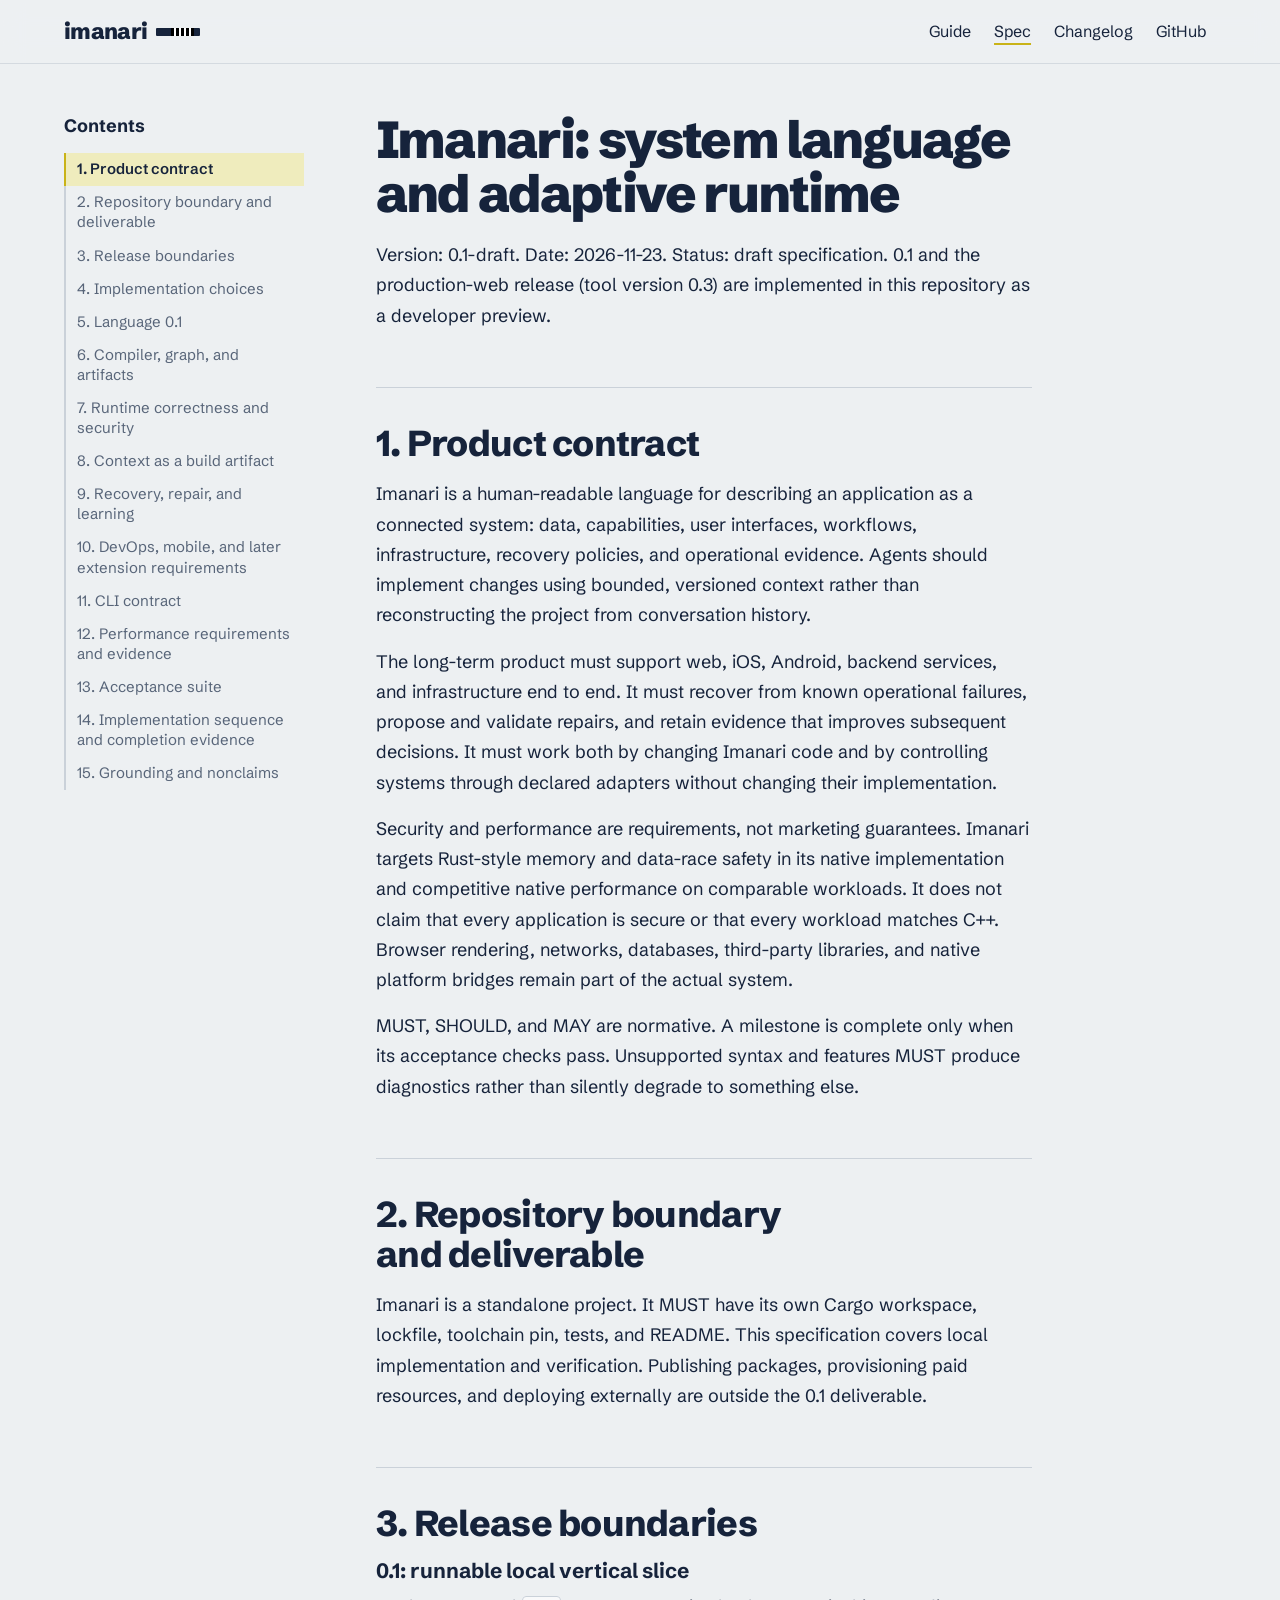
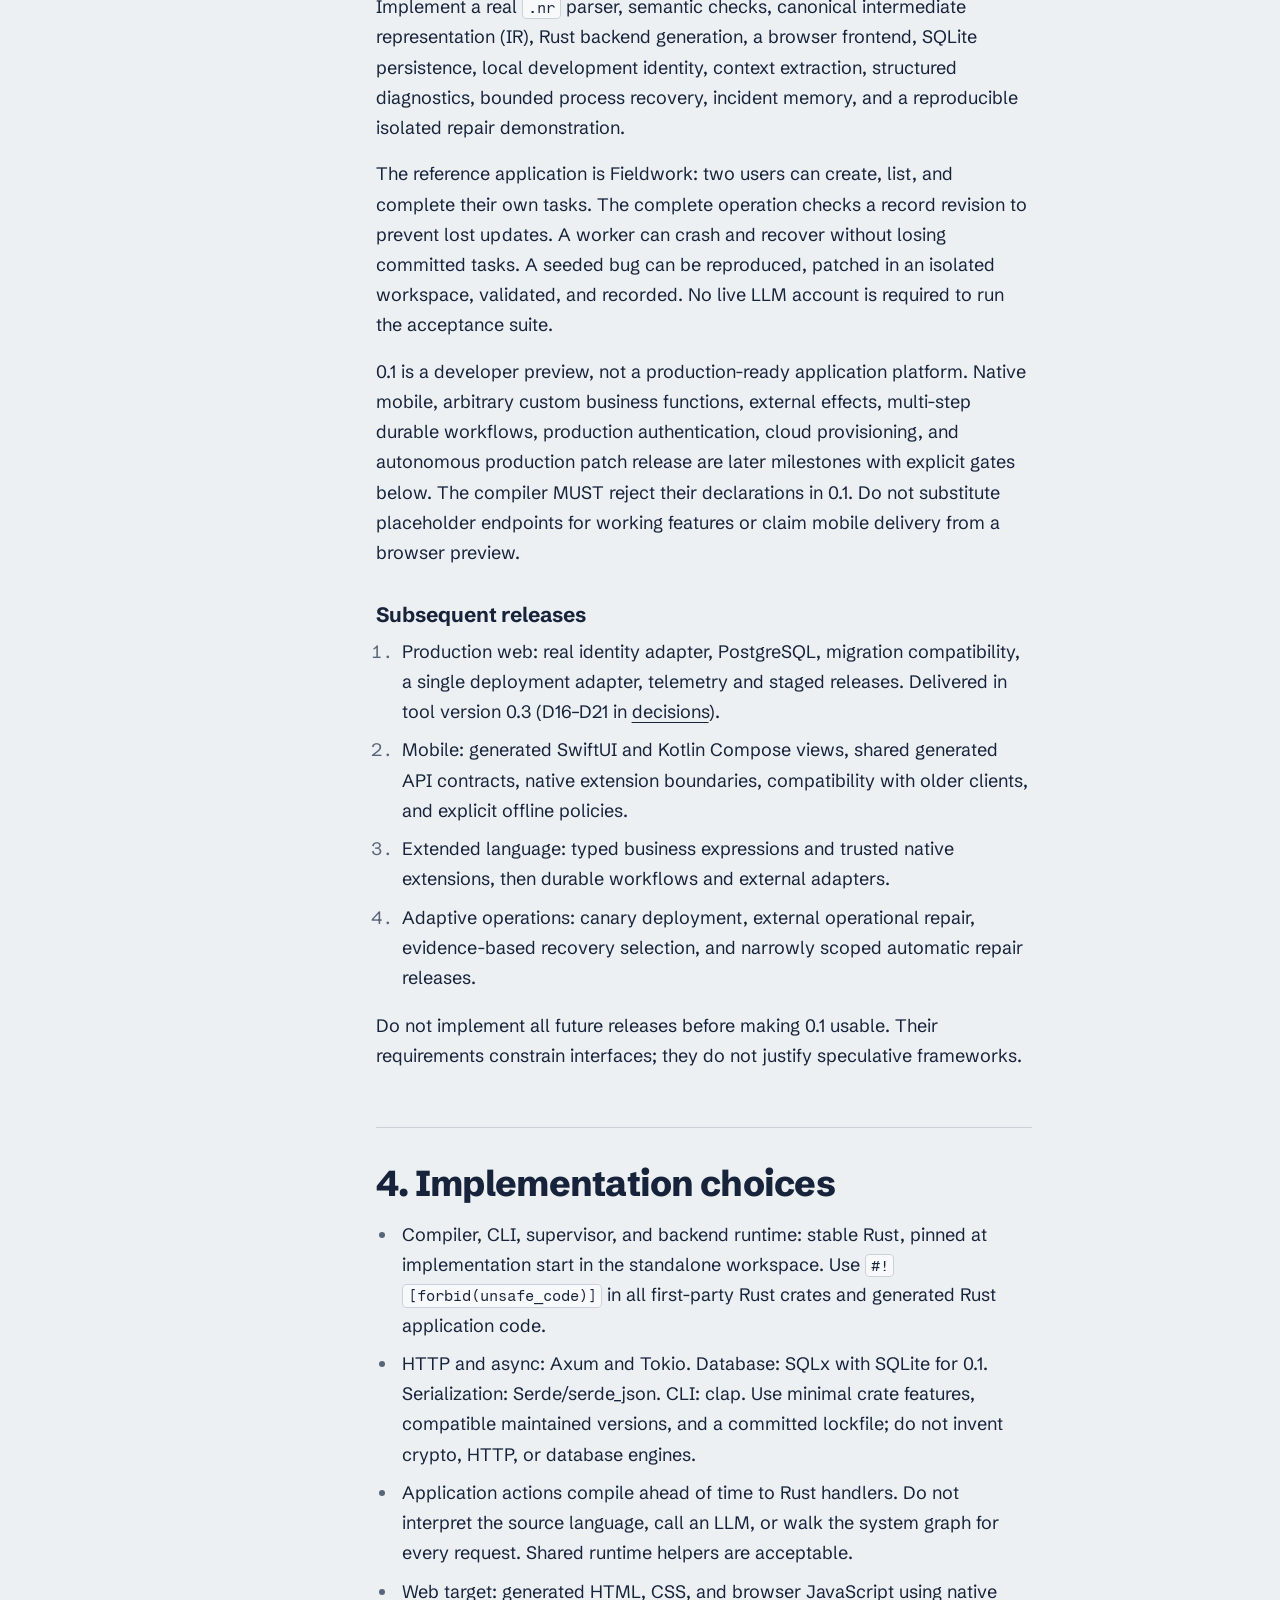
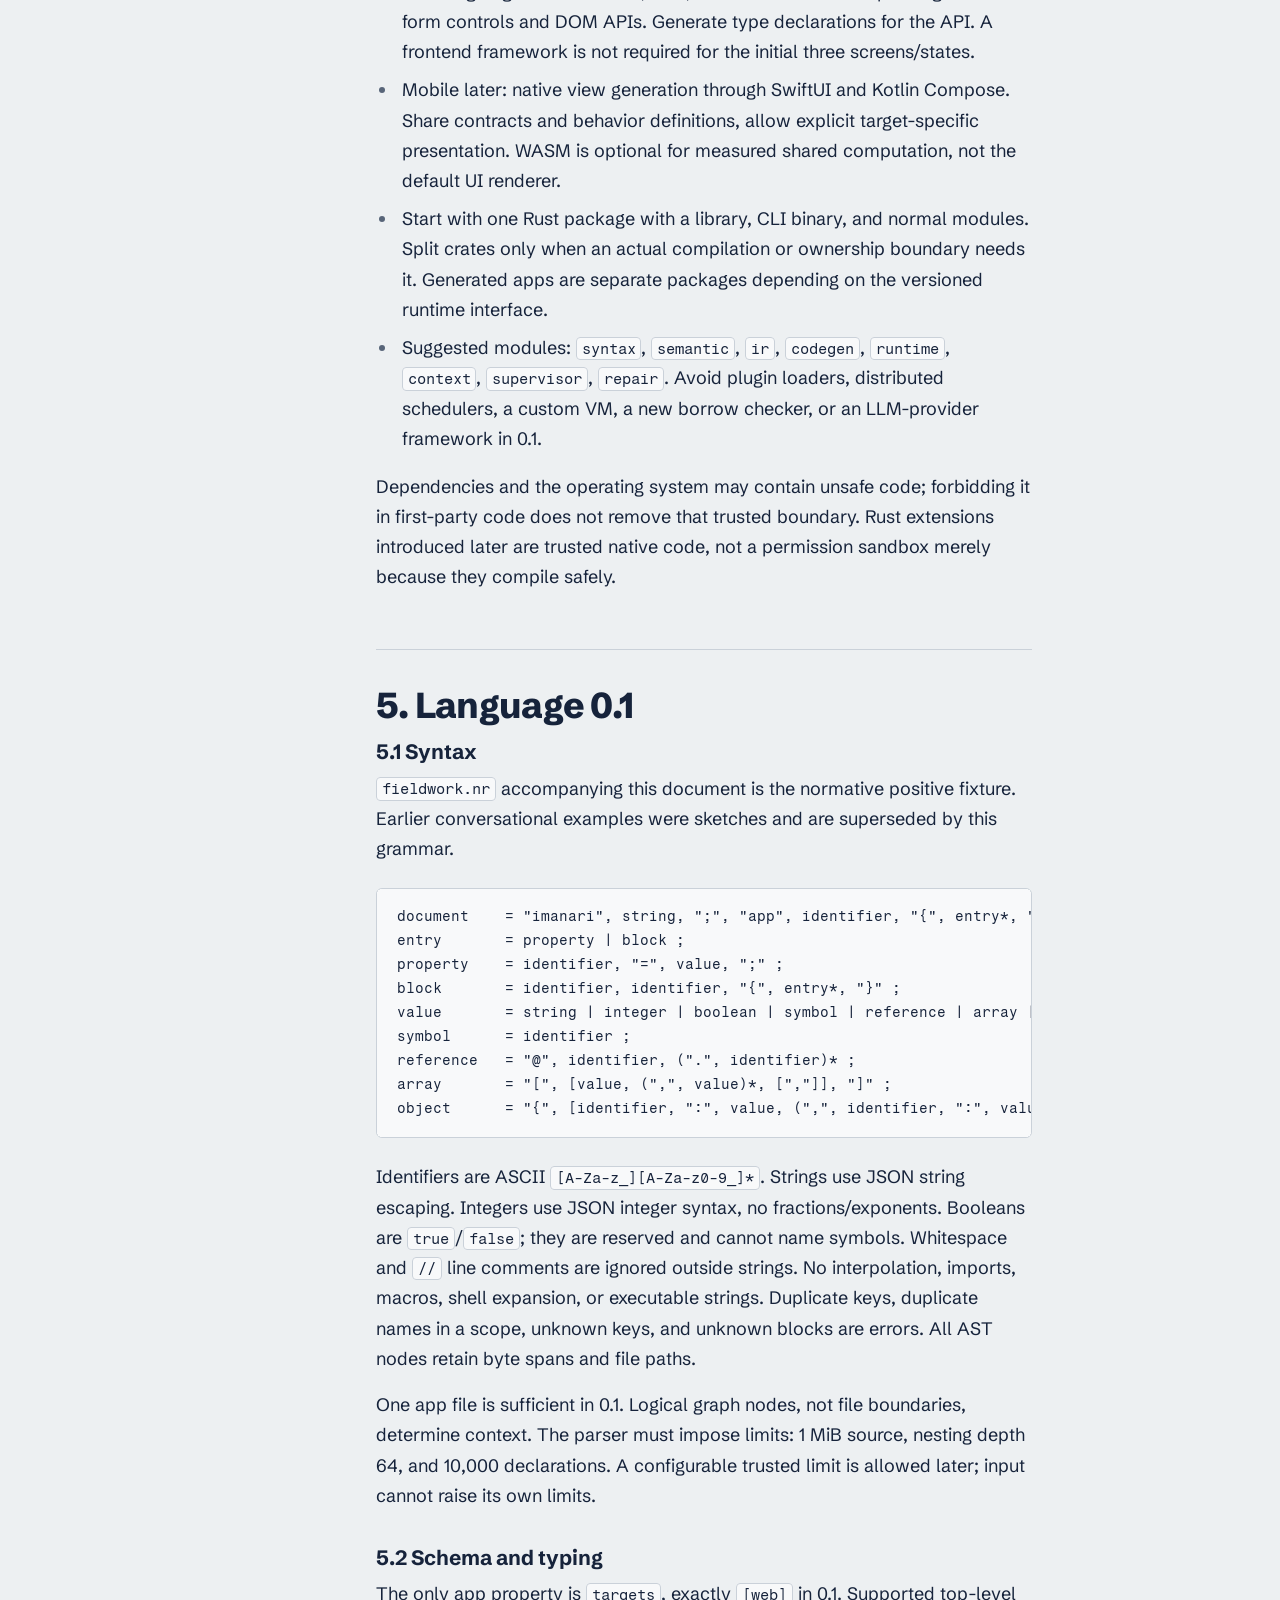
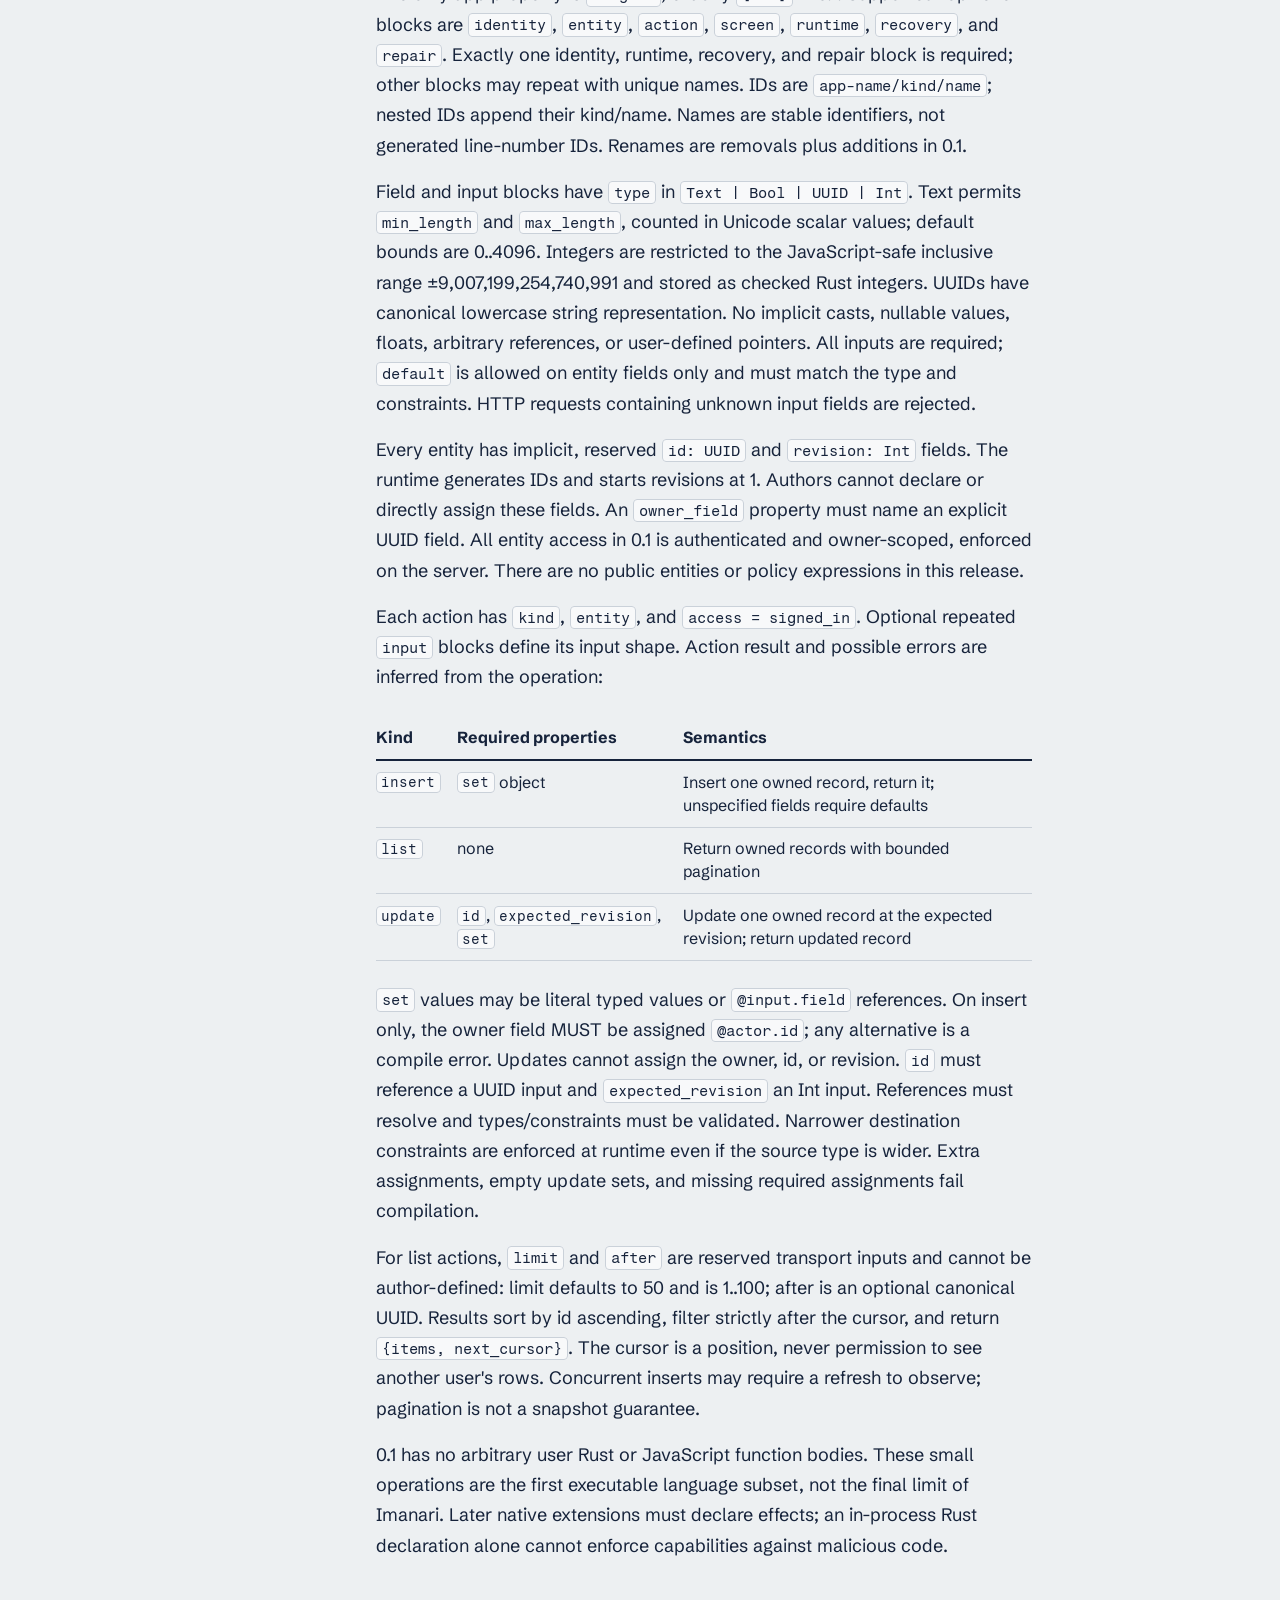
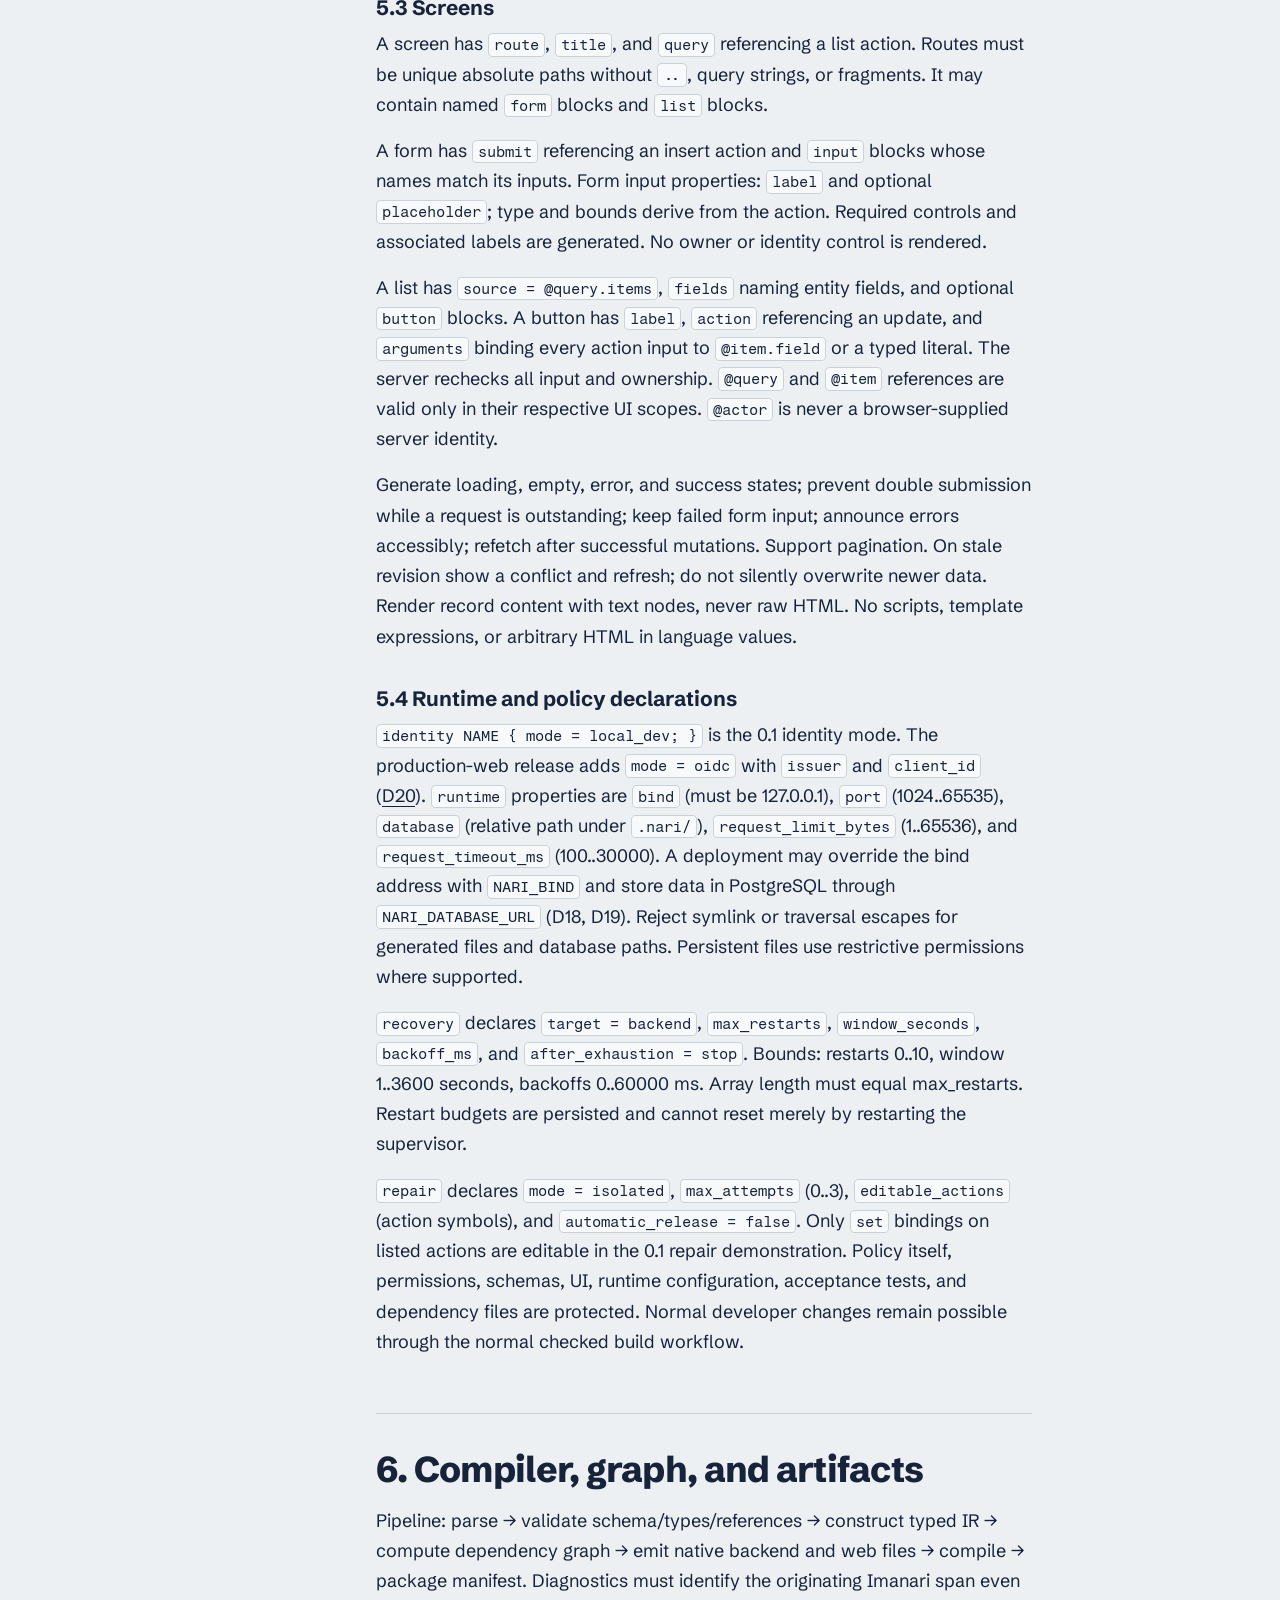
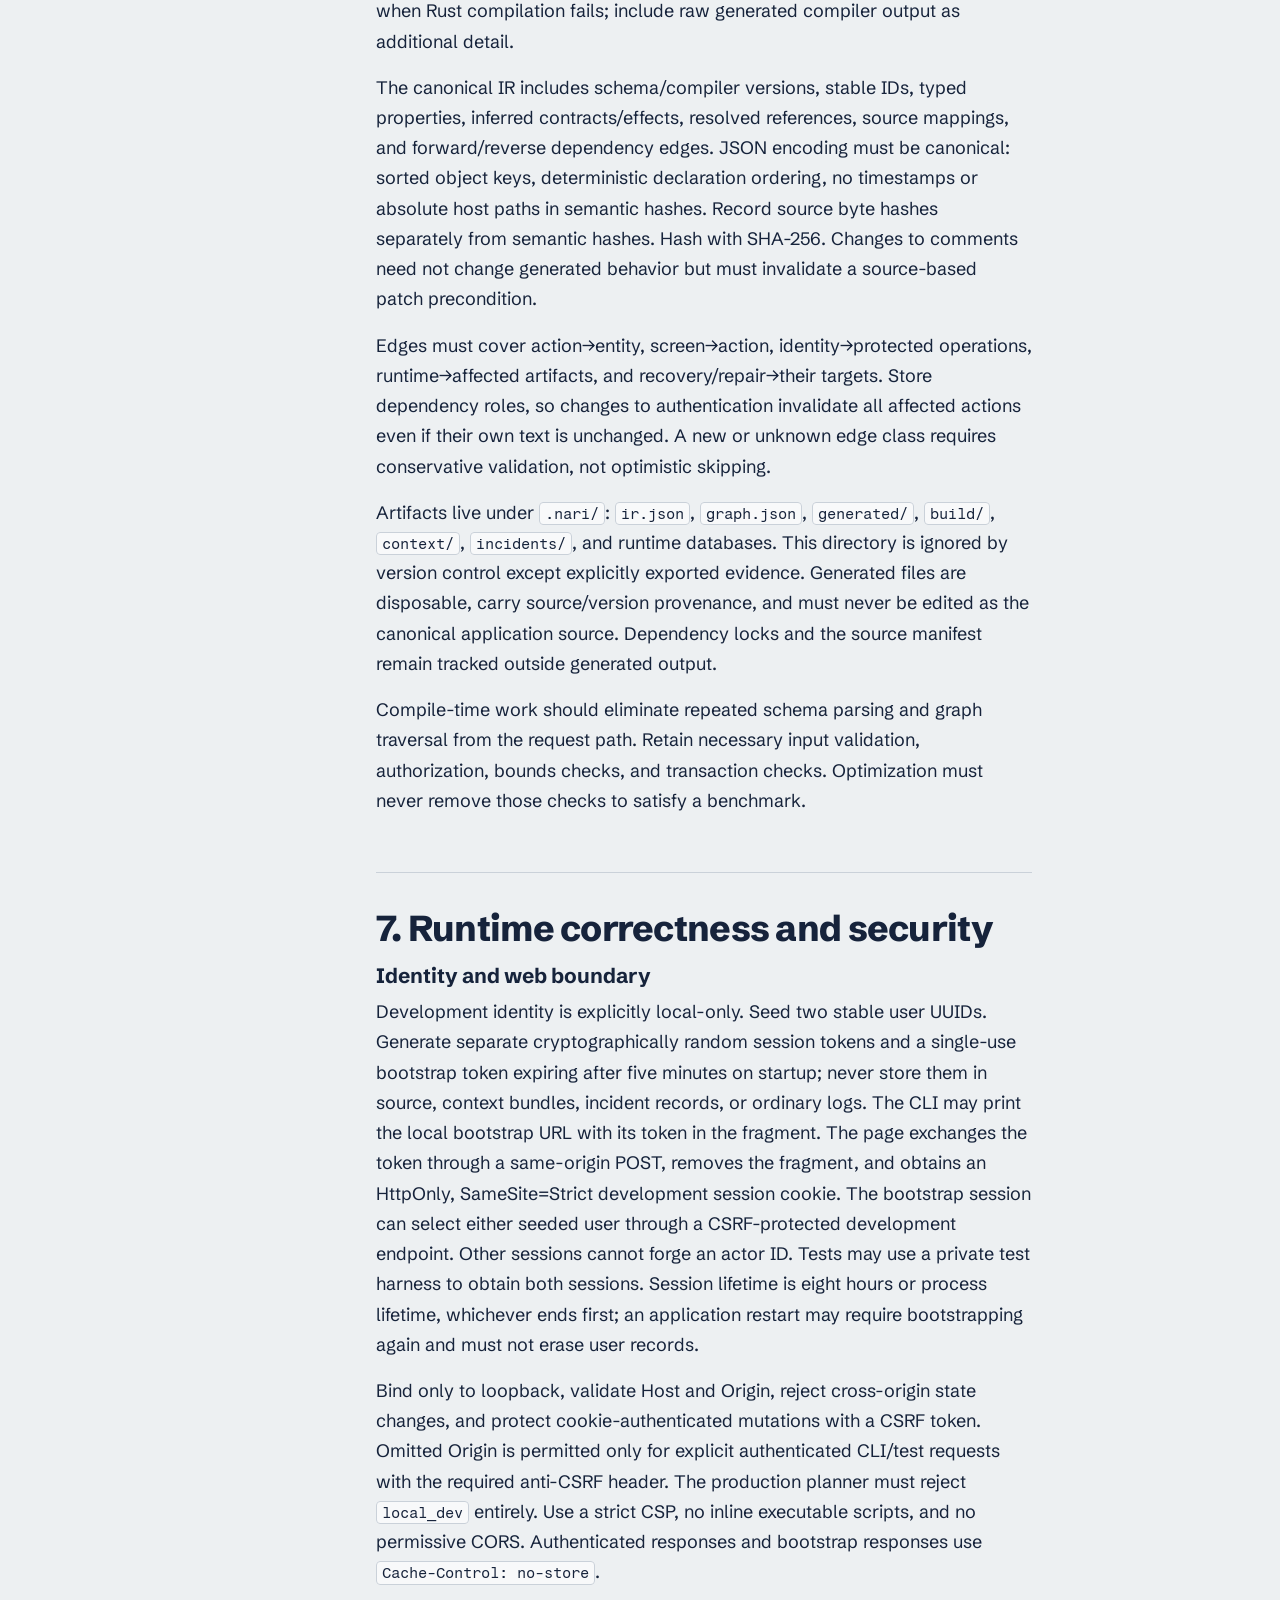
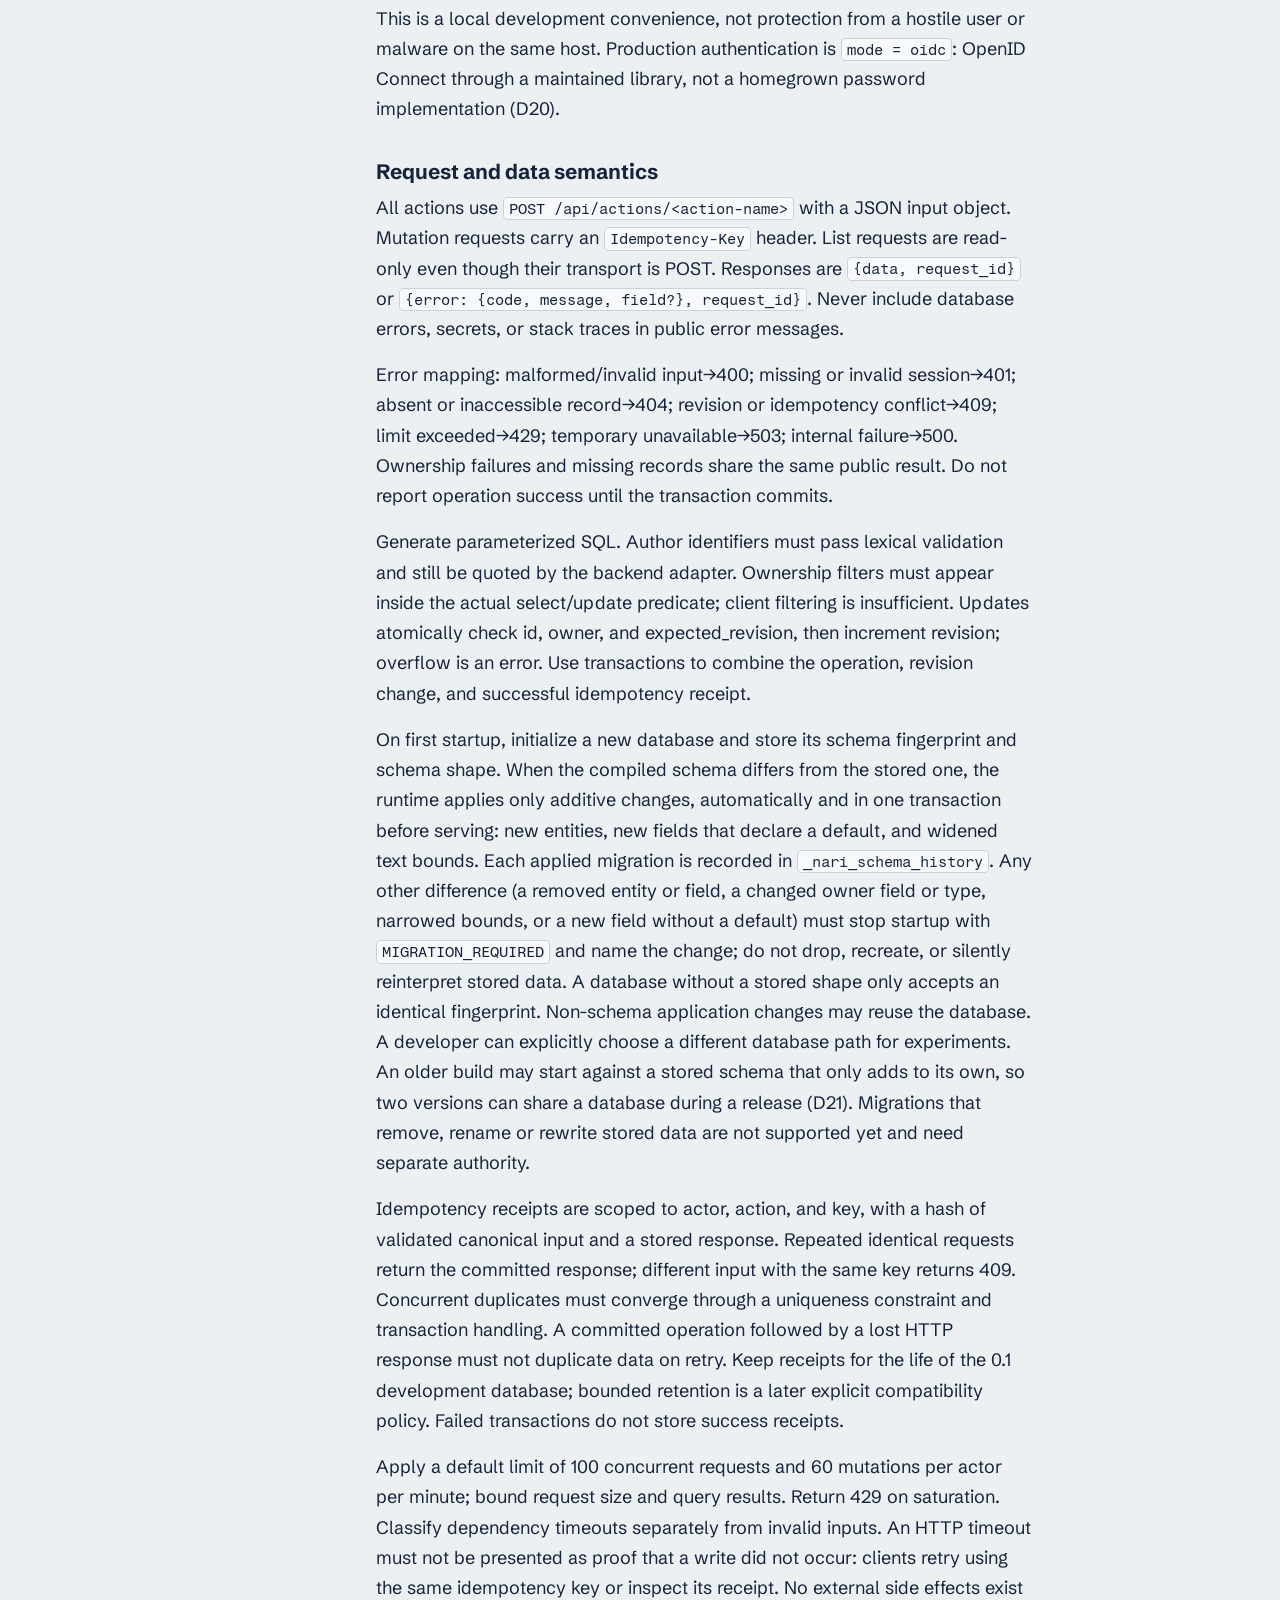
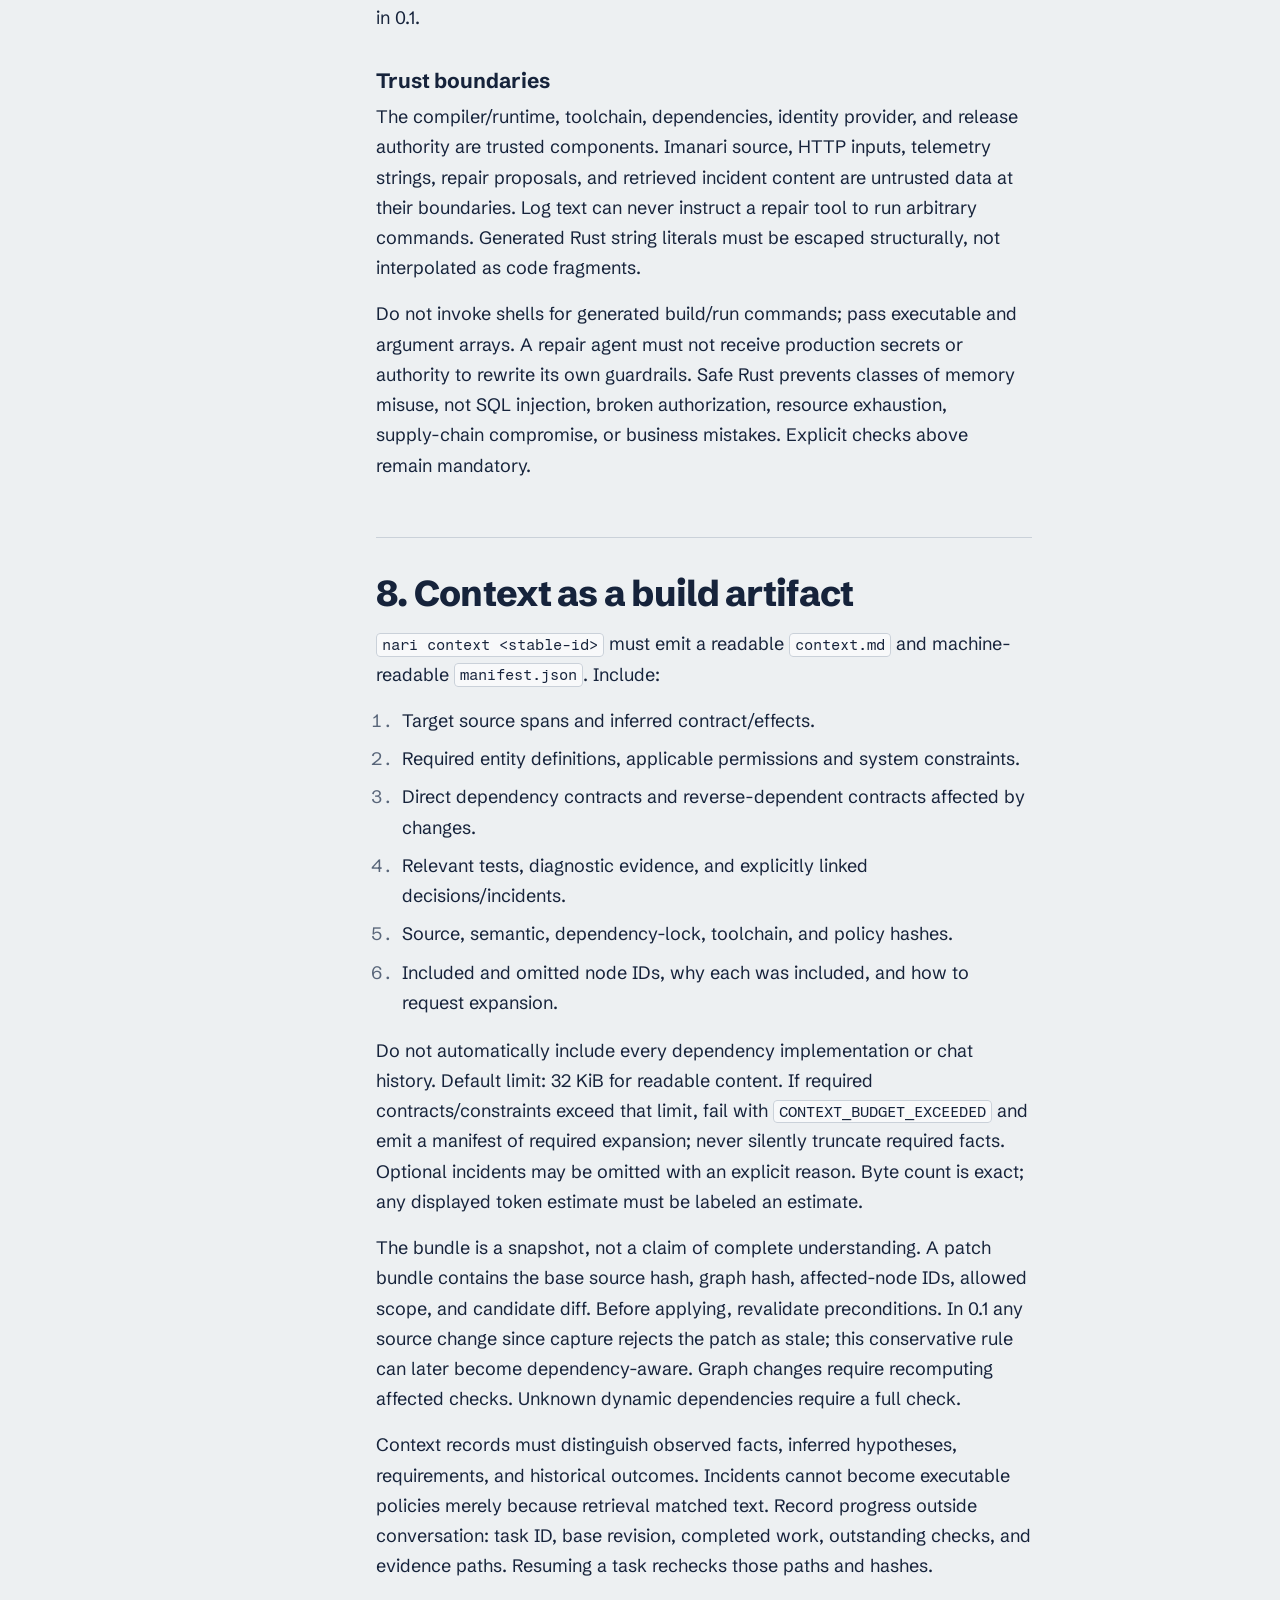
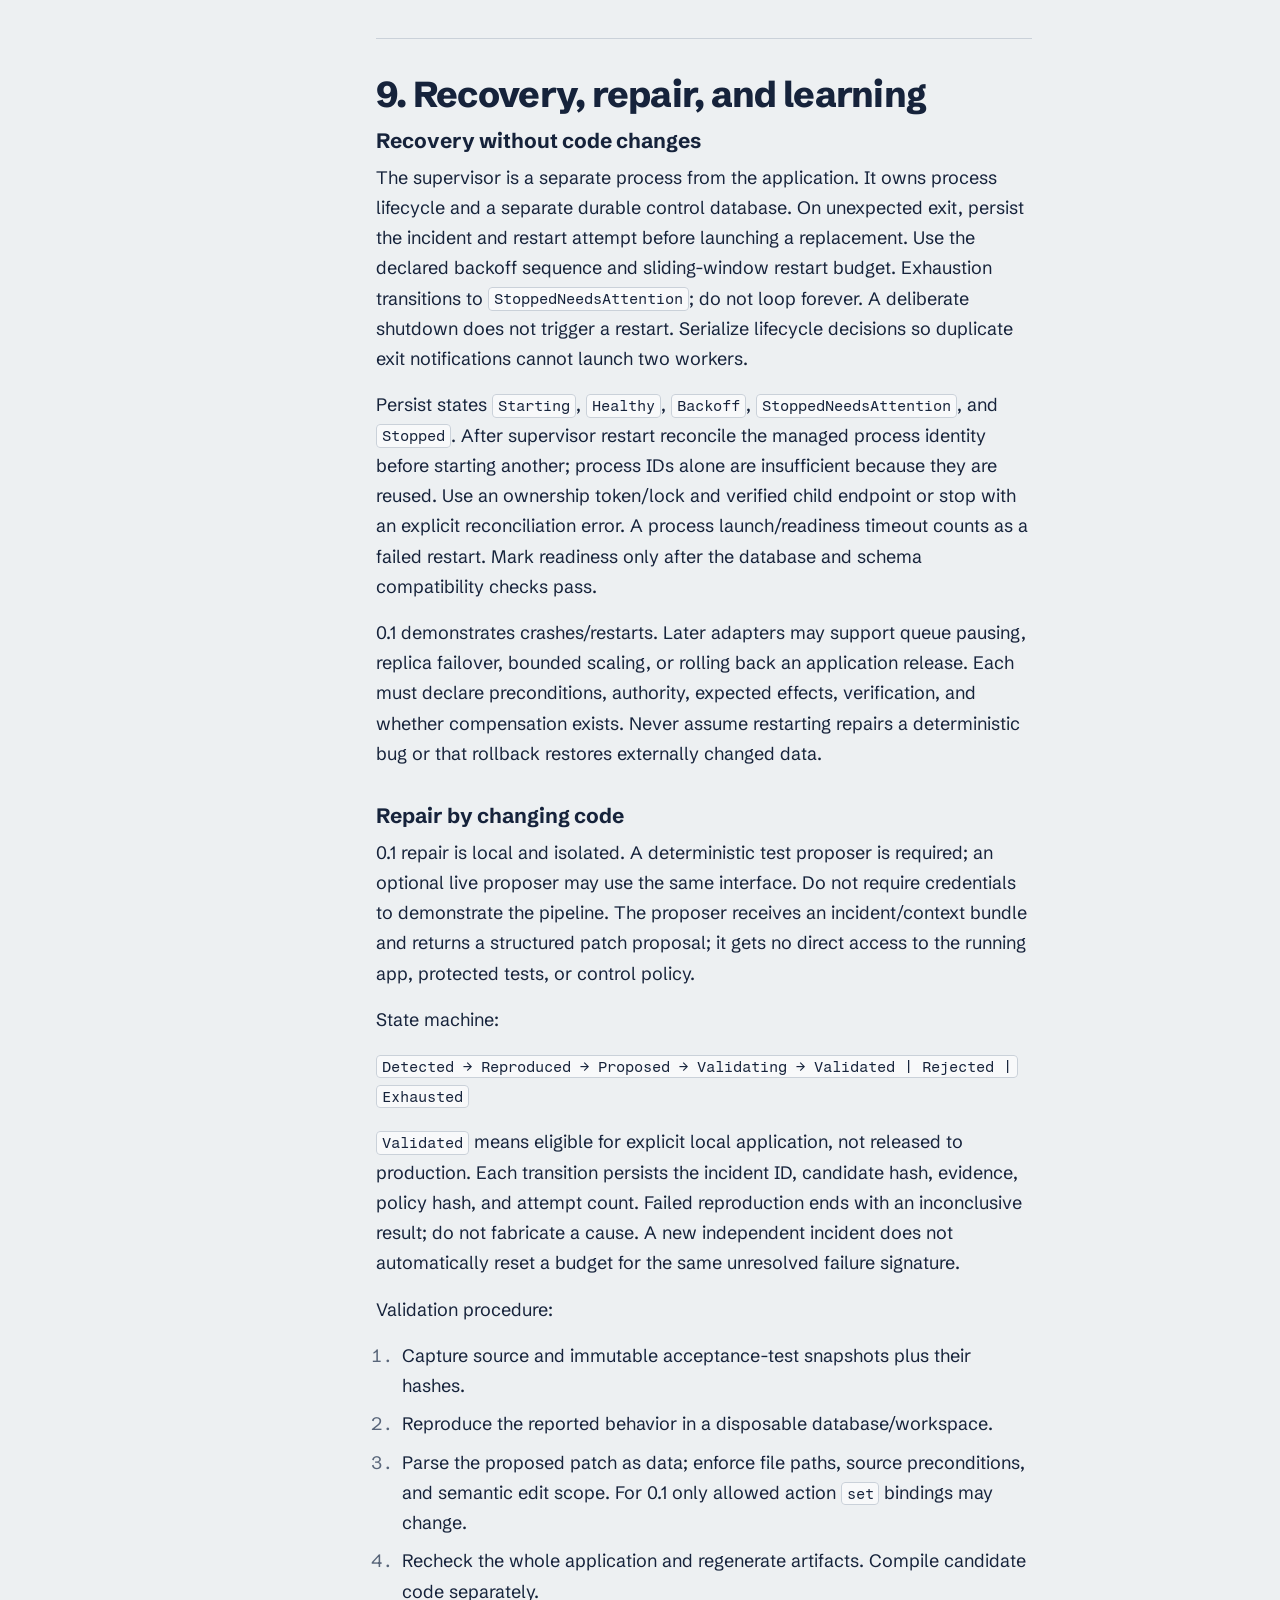
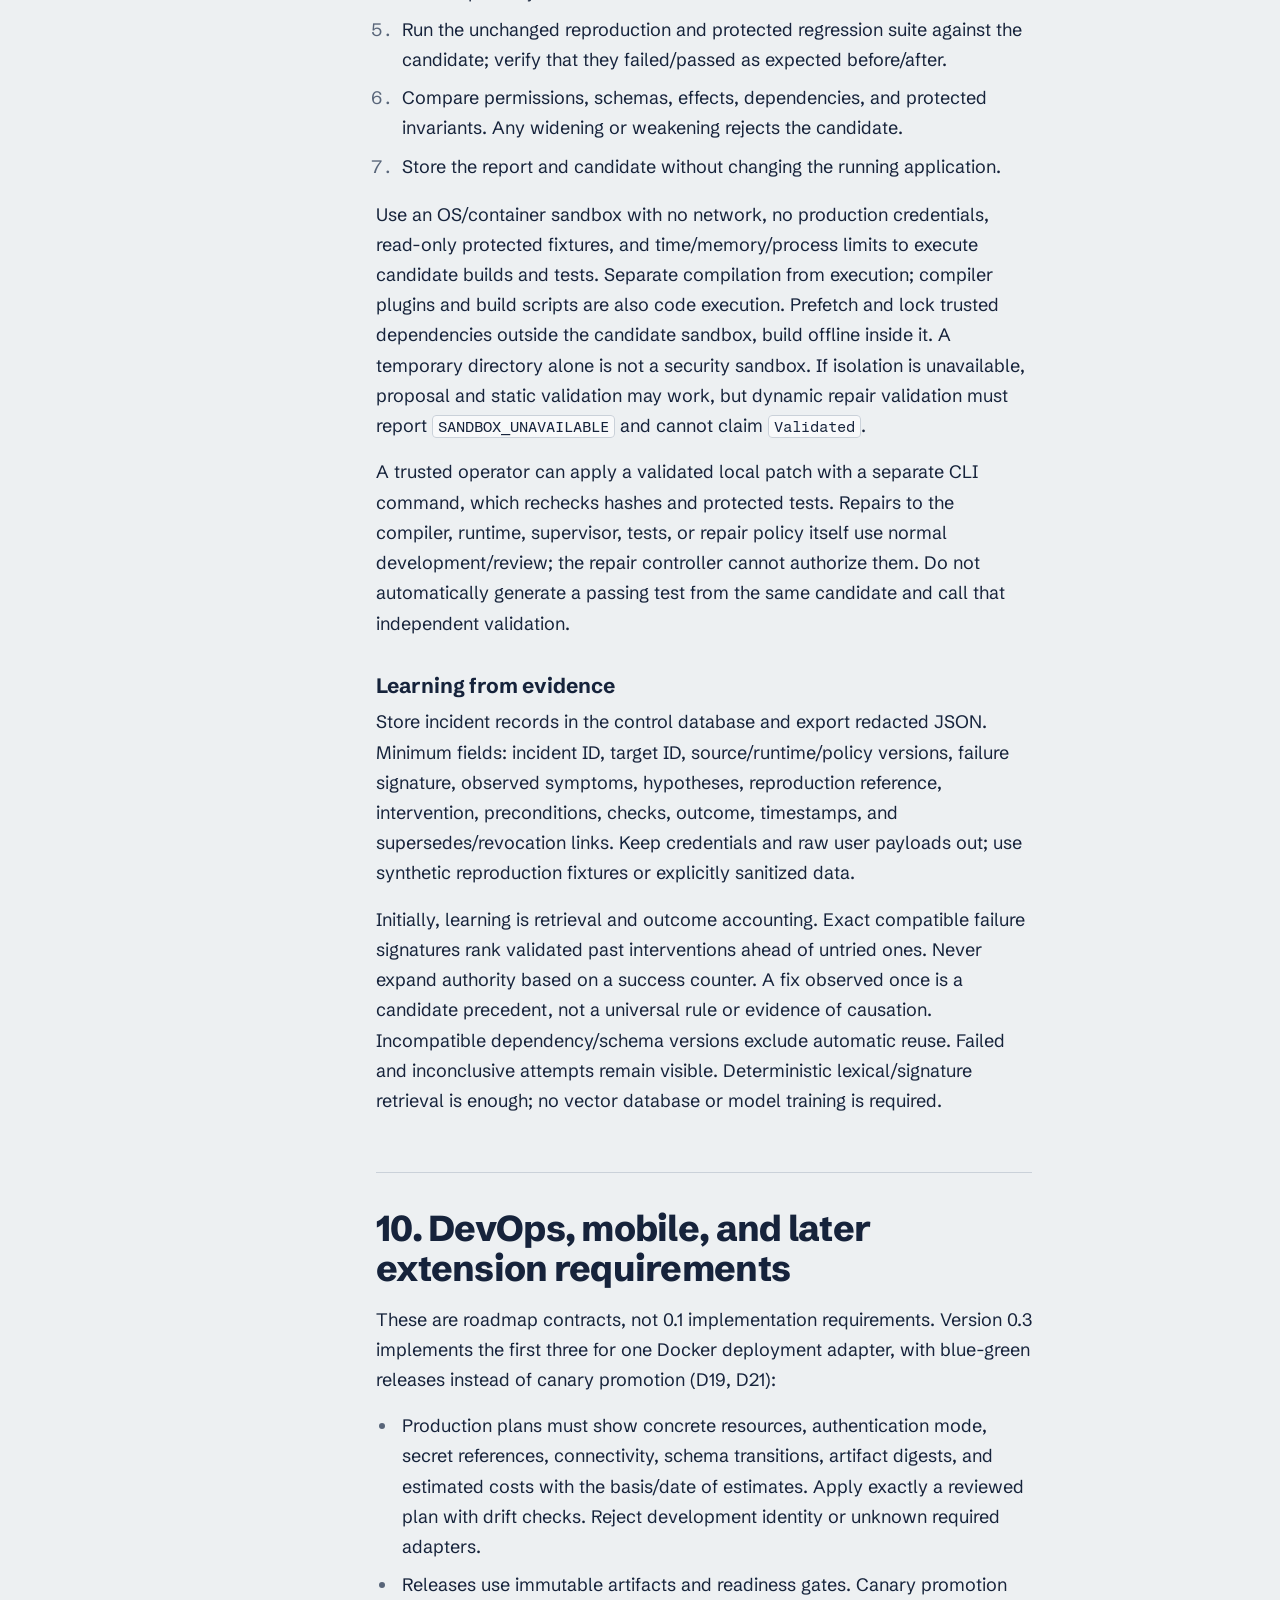
<file: spec.html>
<!doctype html>
<html lang="en">
<head>
<meta charset="utf-8">
<meta name="viewport" content="width=device-width, initial-scale=1">
<title>Imanari specification</title>
<meta name="description" content="The Imanari specification: the language, compiler, runtime, recovery and repair contract, and the release plan.">
<link rel="icon" href="favicon.svg" type="image/svg+xml">
<link rel="preconnect" href="https://fonts.googleapis.com">
<link rel="preconnect" href="https://fonts.gstatic.com" crossorigin>
<link rel="stylesheet" href="https://fonts.googleapis.com/css2?family=Fragment+Mono&family=Schibsted+Grotesk:ital,wght@0,400..900;1,400..900&display=swap">
<link rel="stylesheet" href="style.css">
<script src="site.js" defer></script>
</head>
<body>
<header class="top">
  <a class="wordmark" href="./" aria-label="Imanari home">imanari<span class="belt" aria-hidden="true"></span></a>
  <nav aria-label="Primary">
    <a href="guide.html">Guide</a>
    <a href="spec.html" aria-current="page">Spec</a>
    <a href="changelog.html">Changelog</a>
    <a href="https://github.com/Alibek10599/imanari">GitHub</a>
  </nav>
</header>

<main class="doc spec">
<details class="toc" open><summary>Contents</summary><nav aria-label="Contents"><ul><li><a href="#1-product-contract">1. Product contract</a></li><li><a href="#2-repository-boundary-and-deliverable">2. Repository boundary and deliverable</a></li><li><a href="#3-release-boundaries">3. Release boundaries</a></li><li><a href="#4-implementation-choices">4. Implementation choices</a></li><li><a href="#5-language-01">5. Language 0.1</a></li><li><a href="#6-compiler-graph-and-artifacts">6. Compiler, graph, and artifacts</a></li><li><a href="#7-runtime-correctness-and-security">7. Runtime correctness and security</a></li><li><a href="#8-context-as-a-build-artifact">8. Context as a build artifact</a></li><li><a href="#9-recovery-repair-and-learning">9. Recovery, repair, and learning</a></li><li><a href="#10-devops-mobile-and-later-extension-requirements">10. DevOps, mobile, and later extension requirements</a></li><li><a href="#11-cli-contract">11. CLI contract</a></li><li><a href="#12-performance-requirements-and-evidence">12. Performance requirements and evidence</a></li><li><a href="#13-acceptance-suite">13. Acceptance suite</a></li><li><a href="#14-implementation-sequence-and-completion-evidence">14. Implementation sequence and completion evidence</a></li><li><a href="#15-grounding-and-nonclaims">15. Grounding and nonclaims</a></li></ul></nav></details>
<article>
<h1 id="imanari-system-language-and-adaptive-runtime">Imanari: system language and adaptive runtime</h1>
<p>Version: 0.1-draft. Date: 2026-11-23. Status: draft specification. 0.1 and the production-web release (tool version 0.3) are implemented in this repository as a developer preview.</p>
<section aria-labelledby="1-product-contract"><div class="head"><h2 id="1-product-contract">1. Product contract<a class="anchor" href="#1-product-contract" aria-hidden="true" tabindex="-1">#</a></h2></div><div class="body">
<p>Imanari is a human-readable language for describing an application as a connected system: data, capabilities, user interfaces, workflows, infrastructure, recovery policies, and operational evidence. Agents should implement changes using bounded, versioned context rather than reconstructing the project from conversation history.</p>
<p>The long-term product must support web, iOS, Android, backend services, and infrastructure end to end. It must recover from known operational failures, propose and validate repairs, and retain evidence that improves subsequent decisions. It must work both by changing Imanari code and by controlling systems through declared adapters without changing their implementation.</p>
<p>Security and performance are requirements, not marketing guarantees. Imanari targets Rust-style memory and data-race safety in its native implementation and competitive native performance on comparable workloads. It does not claim that every application is secure or that every workload matches C++. Browser rendering, networks, databases, third-party libraries, and native platform bridges remain part of the actual system.</p>
<p>MUST, SHOULD, and MAY are normative. A milestone is complete only when its acceptance checks pass. Unsupported syntax and features MUST produce diagnostics rather than silently degrade to something else.</p>
</div></section>
<section aria-labelledby="2-repository-boundary-and-deliverable"><div class="head"><h2 id="2-repository-boundary-and-deliverable">2. Repository boundary and deliverable<a class="anchor" href="#2-repository-boundary-and-deliverable" aria-hidden="true" tabindex="-1">#</a></h2></div><div class="body">
<p>Imanari is a standalone project. It MUST have its own Cargo workspace, lockfile, toolchain pin, tests, and README. This specification covers local implementation and verification. Publishing packages, provisioning paid resources, and deploying externally are outside the 0.1 deliverable.</p>
</div></section>
<section aria-labelledby="3-release-boundaries"><div class="head"><h2 id="3-release-boundaries">3. Release boundaries<a class="anchor" href="#3-release-boundaries" aria-hidden="true" tabindex="-1">#</a></h2></div><div class="body">
<h3 id="01-runnable-local-vertical-slice">0.1: runnable local vertical slice<a class="anchor" href="#01-runnable-local-vertical-slice" aria-hidden="true" tabindex="-1">#</a></h3>
<p>Implement a real <code>.nr</code> parser, semantic checks, canonical intermediate representation (IR), Rust backend generation, a browser frontend, SQLite persistence, local development identity, context extraction, structured diagnostics, bounded process recovery, incident memory, and a reproducible isolated repair demonstration.</p>
<p>The reference application is Fieldwork: two users can create, list, and complete their own tasks. The complete operation checks a record revision to prevent lost updates. A worker can crash and recover without losing committed tasks. A seeded bug can be reproduced, patched in an isolated workspace, validated, and recorded. No live LLM account is required to run the acceptance suite.</p>
<p>0.1 is a developer preview, not a production-ready application platform. Native mobile, arbitrary custom business functions, external effects, multi-step durable workflows, production authentication, cloud provisioning, and autonomous production patch release are later milestones with explicit gates below. The compiler MUST reject their declarations in 0.1. Do not substitute placeholder endpoints for working features or claim mobile delivery from a browser preview.</p>
<h3 id="subsequent-releases">Subsequent releases<a class="anchor" href="#subsequent-releases" aria-hidden="true" tabindex="-1">#</a></h3>
<ol><li>Production web: real identity adapter, PostgreSQL, migration compatibility, a single deployment adapter, telemetry and staged releases. Delivered in tool version 0.3 (D16–D21 in <a href="https://github.com/Alibek10599/imanari/blob/main/docs/decisions.md">decisions</a>).</li><li>Mobile: generated SwiftUI and Kotlin Compose views, shared generated API contracts, native extension boundaries, compatibility with older clients, and explicit offline policies.</li><li>Extended language: typed business expressions and trusted native extensions, then durable workflows and external adapters.</li><li>Adaptive operations: canary deployment, external operational repair, evidence-based recovery selection, and narrowly scoped automatic repair releases.</li></ol>
<p>Do not implement all future releases before making 0.1 usable. Their requirements constrain interfaces; they do not justify speculative frameworks.</p>
</div></section>
<section aria-labelledby="4-implementation-choices"><div class="head"><h2 id="4-implementation-choices">4. Implementation choices<a class="anchor" href="#4-implementation-choices" aria-hidden="true" tabindex="-1">#</a></h2></div><div class="body">
<ul><li>Compiler, CLI, supervisor, and backend runtime: stable Rust, pinned at implementation start in the standalone workspace. Use <code>#![forbid(unsafe_code)]</code> in all first-party Rust crates and generated Rust application code.</li><li>HTTP and async: Axum and Tokio. Database: SQLx with SQLite for 0.1. Serialization: Serde/serde_json. CLI: clap. Use minimal crate features, compatible maintained versions, and a committed lockfile; do not invent crypto, HTTP, or database engines.</li><li>Application actions compile ahead of time to Rust handlers. Do not interpret the source language, call an LLM, or walk the system graph for every request. Shared runtime helpers are acceptable.</li><li>Web target: generated HTML, CSS, and browser JavaScript using native form controls and DOM APIs. Generate type declarations for the API. A frontend framework is not required for the initial three screens/states.</li><li>Mobile later: native view generation through SwiftUI and Kotlin Compose. Share contracts and behavior definitions, allow explicit target-specific presentation. WASM is optional for measured shared computation, not the default UI renderer.</li><li>Start with one Rust package with a library, CLI binary, and normal modules. Split crates only when an actual compilation or ownership boundary needs it. Generated apps are separate packages depending on the versioned runtime interface.</li><li>Suggested modules: <code>syntax</code>, <code>semantic</code>, <code>ir</code>, <code>codegen</code>, <code>runtime</code>, <code>context</code>, <code>supervisor</code>, <code>repair</code>. Avoid plugin loaders, distributed schedulers, a custom VM, a new borrow checker, or an LLM-provider framework in 0.1.</li></ul>
<p>Dependencies and the operating system may contain unsafe code; forbidding it in first-party code does not remove that trusted boundary. Rust extensions introduced later are trusted native code, not a permission sandbox merely because they compile safely.</p>
</div></section>
<section aria-labelledby="5-language-01"><div class="head"><h2 id="5-language-01">5. Language 0.1<a class="anchor" href="#5-language-01" aria-hidden="true" tabindex="-1">#</a></h2></div><div class="body">
<h3 id="51-syntax">5.1 Syntax<a class="anchor" href="#51-syntax" aria-hidden="true" tabindex="-1">#</a></h3>
<p><code>fieldwork.nr</code> accompanying this document is the normative positive fixture. Earlier conversational examples were sketches and are superseded by this grammar.</p>
<pre><code class="language-ebnf">document    = "imanari", string, ";", "app", identifier, "{", entry*, "}" ;
entry       = property | block ;
property    = identifier, "=", value, ";" ;
block       = identifier, identifier, "{", entry*, "}" ;
value       = string | integer | boolean | symbol | reference | array | object ;
symbol      = identifier ;
reference   = "@", identifier, (".", identifier)* ;
array       = "[", [value, (",", value)*, [","]], "]" ;
object      = "{", [identifier, ":", value, (",", identifier, ":", value)*, [","]], "}" ;</code></pre>
<p>Identifiers are ASCII <code>[A-Za-z_][A-Za-z0-9_]*</code>. Strings use JSON string escaping. Integers use JSON integer syntax, no fractions/exponents. Booleans are <code>true</code>/<code>false</code>; they are reserved and cannot name symbols. Whitespace and <code>//</code> line comments are ignored outside strings. No interpolation, imports, macros, shell expansion, or executable strings. Duplicate keys, duplicate names in a scope, unknown keys, and unknown blocks are errors. All AST nodes retain byte spans and file paths.</p>
<p>One app file is sufficient in 0.1. Logical graph nodes, not file boundaries, determine context. The parser must impose limits: 1 MiB source, nesting depth 64, and 10,000 declarations. A configurable trusted limit is allowed later; input cannot raise its own limits.</p>
<h3 id="52-schema-and-typing">5.2 Schema and typing<a class="anchor" href="#52-schema-and-typing" aria-hidden="true" tabindex="-1">#</a></h3>
<p>The only app property is <code>targets</code>, exactly <code>[web]</code> in 0.1. Supported top-level blocks are <code>identity</code>, <code>entity</code>, <code>action</code>, <code>screen</code>, <code>runtime</code>, <code>recovery</code>, and <code>repair</code>. Exactly one identity, runtime, recovery, and repair block is required; other blocks may repeat with unique names. IDs are <code>app-name/kind/name</code>; nested IDs append their kind/name. Names are stable identifiers, not generated line-number IDs. Renames are removals plus additions in 0.1.</p>
<p>Field and input blocks have <code>type</code> in <code>Text | Bool | UUID | Int</code>. Text permits <code>min_length</code> and <code>max_length</code>, counted in Unicode scalar values; default bounds are 0..4096. Integers are restricted to the JavaScript-safe inclusive range ±9,007,199,254,740,991 and stored as checked Rust integers. UUIDs have canonical lowercase string representation. No implicit casts, nullable values, floats, arbitrary references, or user-defined pointers. All inputs are required; <code>default</code> is allowed on entity fields only and must match the type and constraints. HTTP requests containing unknown input fields are rejected.</p>
<p>Every entity has implicit, reserved <code>id: UUID</code> and <code>revision: Int</code> fields. The runtime generates IDs and starts revisions at 1. Authors cannot declare or directly assign these fields. An <code>owner_field</code> property must name an explicit UUID field. All entity access in 0.1 is authenticated and owner-scoped, enforced on the server. There are no public entities or policy expressions in this release.</p>
<p>Each action has <code>kind</code>, <code>entity</code>, and <code>access = signed_in</code>. Optional repeated <code>input</code> blocks define its input shape. Action result and possible errors are inferred from the operation:</p>
<div class="table"><table><thead><tr><th>Kind</th><th>Required properties</th><th>Semantics</th></tr></thead><tbody><tr><td><code>insert</code></td><td><code>set</code> object</td><td>Insert one owned record, return it; unspecified fields require defaults</td></tr><tr><td><code>list</code></td><td>none</td><td>Return owned records with bounded pagination</td></tr><tr><td><code>update</code></td><td><code>id</code>, <code>expected_revision</code>, <code>set</code></td><td>Update one owned record at the expected revision; return updated record</td></tr></tbody></table></div>
<p><code>set</code> values may be literal typed values or <code>@input.field</code> references. On insert only, the owner field MUST be assigned <code>@actor.id</code>; any alternative is a compile error. Updates cannot assign the owner, id, or revision. <code>id</code> must reference a UUID input and <code>expected_revision</code> an Int input. References must resolve and types/constraints must be validated. Narrower destination constraints are enforced at runtime even if the source type is wider. Extra assignments, empty update sets, and missing required assignments fail compilation.</p>
<p>For list actions, <code>limit</code> and <code>after</code> are reserved transport inputs and cannot be author-defined: limit defaults to 50 and is 1..100; after is an optional canonical UUID. Results sort by id ascending, filter strictly after the cursor, and return <code>{items, next_cursor}</code>. The cursor is a position, never permission to see another user's rows. Concurrent inserts may require a refresh to observe; pagination is not a snapshot guarantee.</p>
<p>0.1 has no arbitrary user Rust or JavaScript function bodies. These small operations are the first executable language subset, not the final limit of Imanari. Later native extensions must declare effects; an in-process Rust declaration alone cannot enforce capabilities against malicious code.</p>
<h3 id="53-screens">5.3 Screens<a class="anchor" href="#53-screens" aria-hidden="true" tabindex="-1">#</a></h3>
<p>A screen has <code>route</code>, <code>title</code>, and <code>query</code> referencing a list action. Routes must be unique absolute paths without <code>..</code>, query strings, or fragments. It may contain named <code>form</code> blocks and <code>list</code> blocks.</p>
<p>A form has <code>submit</code> referencing an insert action and <code>input</code> blocks whose names match its inputs. Form input properties: <code>label</code> and optional <code>placeholder</code>; type and bounds derive from the action. Required controls and associated labels are generated. No owner or identity control is rendered.</p>
<p>A list has <code>source = @query.items</code>, <code>fields</code> naming entity fields, and optional <code>button</code> blocks. A button has <code>label</code>, <code>action</code> referencing an update, and <code>arguments</code> binding every action input to <code>@item.field</code> or a typed literal. The server rechecks all input and ownership. <code>@query</code> and <code>@item</code> references are valid only in their respective UI scopes. <code>@actor</code> is never a browser-supplied server identity.</p>
<p>Generate loading, empty, error, and success states; prevent double submission while a request is outstanding; keep failed form input; announce errors accessibly; refetch after successful mutations. Support pagination. On stale revision show a conflict and refresh; do not silently overwrite newer data. Render record content with text nodes, never raw HTML. No scripts, template expressions, or arbitrary HTML in language values.</p>
<h3 id="54-runtime-and-policy-declarations">5.4 Runtime and policy declarations<a class="anchor" href="#54-runtime-and-policy-declarations" aria-hidden="true" tabindex="-1">#</a></h3>
<p><code>identity NAME { mode = local_dev; }</code> is the 0.1 identity mode. The production-web release adds <code>mode = oidc</code> with <code>issuer</code> and <code>client_id</code> (<a href="https://github.com/Alibek10599/imanari/blob/main/docs/decisions.md">D20</a>). <code>runtime</code> properties are <code>bind</code> (must be 127.0.0.1), <code>port</code> (1024..65535), <code>database</code> (relative path under <code>.nari/</code>), <code>request_limit_bytes</code> (1..65536), and <code>request_timeout_ms</code> (100..30000). A deployment may override the bind address with <code>NARI_BIND</code> and store data in PostgreSQL through <code>NARI_DATABASE_URL</code> (D18, D19). Reject symlink or traversal escapes for generated files and database paths. Persistent files use restrictive permissions where supported.</p>
<p><code>recovery</code> declares <code>target = backend</code>, <code>max_restarts</code>, <code>window_seconds</code>, <code>backoff_ms</code>, and <code>after_exhaustion = stop</code>. Bounds: restarts 0..10, window 1..3600 seconds, backoffs 0..60000 ms. Array length must equal max_restarts. Restart budgets are persisted and cannot reset merely by restarting the supervisor.</p>
<p><code>repair</code> declares <code>mode = isolated</code>, <code>max_attempts</code> (0..3), <code>editable_actions</code> (action symbols), and <code>automatic_release = false</code>. Only <code>set</code> bindings on listed actions are editable in the 0.1 repair demonstration. Policy itself, permissions, schemas, UI, runtime configuration, acceptance tests, and dependency files are protected. Normal developer changes remain possible through the normal checked build workflow.</p>
</div></section>
<section aria-labelledby="6-compiler-graph-and-artifacts"><div class="head"><h2 id="6-compiler-graph-and-artifacts">6. Compiler, graph, and artifacts<a class="anchor" href="#6-compiler-graph-and-artifacts" aria-hidden="true" tabindex="-1">#</a></h2></div><div class="body">
<p>Pipeline: parse → validate schema/types/references → construct typed IR → compute dependency graph → emit native backend and web files → compile → package manifest. Diagnostics must identify the originating Imanari span even when Rust compilation fails; include raw generated compiler output as additional detail.</p>
<p>The canonical IR includes schema/compiler versions, stable IDs, typed properties, inferred contracts/effects, resolved references, source mappings, and forward/reverse dependency edges. JSON encoding must be canonical: sorted object keys, deterministic declaration ordering, no timestamps or absolute host paths in semantic hashes. Record source byte hashes separately from semantic hashes. Hash with SHA-256. Changes to comments need not change generated behavior but must invalidate a source-based patch precondition.</p>
<p>Edges must cover action→entity, screen→action, identity→protected operations, runtime→affected artifacts, and recovery/repair→their targets. Store dependency roles, so changes to authentication invalidate all affected actions even if their own text is unchanged. A new or unknown edge class requires conservative validation, not optimistic skipping.</p>
<p>Artifacts live under <code>.nari/</code>: <code>ir.json</code>, <code>graph.json</code>, <code>generated/</code>, <code>build/</code>, <code>context/</code>, <code>incidents/</code>, and runtime databases. This directory is ignored by version control except explicitly exported evidence. Generated files are disposable, carry source/version provenance, and must never be edited as the canonical application source. Dependency locks and the source manifest remain tracked outside generated output.</p>
<p>Compile-time work should eliminate repeated schema parsing and graph traversal from the request path. Retain necessary input validation, authorization, bounds checks, and transaction checks. Optimization must never remove those checks to satisfy a benchmark.</p>
</div></section>
<section aria-labelledby="7-runtime-correctness-and-security"><div class="head"><h2 id="7-runtime-correctness-and-security">7. Runtime correctness and security<a class="anchor" href="#7-runtime-correctness-and-security" aria-hidden="true" tabindex="-1">#</a></h2></div><div class="body">
<h3 id="identity-and-web-boundary">Identity and web boundary<a class="anchor" href="#identity-and-web-boundary" aria-hidden="true" tabindex="-1">#</a></h3>
<p>Development identity is explicitly local-only. Seed two stable user UUIDs. Generate separate cryptographically random session tokens and a single-use bootstrap token expiring after five minutes on startup; never store them in source, context bundles, incident records, or ordinary logs. The CLI may print the local bootstrap URL with its token in the fragment. The page exchanges the token through a same-origin POST, removes the fragment, and obtains an HttpOnly, SameSite=Strict development session cookie. The bootstrap session can select either seeded user through a CSRF-protected development endpoint. Other sessions cannot forge an actor ID. Tests may use a private test harness to obtain both sessions. Session lifetime is eight hours or process lifetime, whichever ends first; an application restart may require bootstrapping again and must not erase user records.</p>
<p>Bind only to loopback, validate Host and Origin, reject cross-origin state changes, and protect cookie-authenticated mutations with a CSRF token. Omitted Origin is permitted only for explicit authenticated CLI/test requests with the required anti-CSRF header. The production planner must reject <code>local_dev</code> entirely. Use a strict CSP, no inline executable scripts, and no permissive CORS. Authenticated responses and bootstrap responses use <code>Cache-Control: no-store</code>.</p>
<p>This is a local development convenience, not protection from a hostile user or malware on the same host. Production authentication is <code>mode = oidc</code>: OpenID Connect through a maintained library, not a homegrown password implementation (D20).</p>
<h3 id="request-and-data-semantics">Request and data semantics<a class="anchor" href="#request-and-data-semantics" aria-hidden="true" tabindex="-1">#</a></h3>
<p>All actions use <code>POST /api/actions/&lt;action-name&gt;</code> with a JSON input object. Mutation requests carry an <code>Idempotency-Key</code> header. List requests are read-only even though their transport is POST. Responses are <code>{data, request_id}</code> or <code>{error: {code, message, field?}, request_id}</code>. Never include database errors, secrets, or stack traces in public error messages.</p>
<p>Error mapping: malformed/invalid input→400; missing or invalid session→401; absent or inaccessible record→404; revision or idempotency conflict→409; limit exceeded→429; temporary unavailable→503; internal failure→500. Ownership failures and missing records share the same public result. Do not report operation success until the transaction commits.</p>
<p>Generate parameterized SQL. Author identifiers must pass lexical validation and still be quoted by the backend adapter. Ownership filters must appear inside the actual select/update predicate; client filtering is insufficient. Updates atomically check id, owner, and expected_revision, then increment revision; overflow is an error. Use transactions to combine the operation, revision change, and successful idempotency receipt.</p>
<p>On first startup, initialize a new database and store its schema fingerprint and schema shape. When the compiled schema differs from the stored one, the runtime applies only additive changes, automatically and in one transaction before serving: new entities, new fields that declare a default, and widened text bounds. Each applied migration is recorded in <code>_nari_schema_history</code>. Any other difference (a removed entity or field, a changed owner field or type, narrowed bounds, or a new field without a default) must stop startup with <code>MIGRATION_REQUIRED</code> and name the change; do not drop, recreate, or silently reinterpret stored data. A database without a stored shape only accepts an identical fingerprint. Non-schema application changes may reuse the database. A developer can explicitly choose a different database path for experiments. An older build may start against a stored schema that only adds to its own, so two versions can share a database during a release (D21). Migrations that remove, rename or rewrite stored data are not supported yet and need separate authority.</p>
<p>Idempotency receipts are scoped to actor, action, and key, with a hash of validated canonical input and a stored response. Repeated identical requests return the committed response; different input with the same key returns 409. Concurrent duplicates must converge through a uniqueness constraint and transaction handling. A committed operation followed by a lost HTTP response must not duplicate data on retry. Keep receipts for the life of the 0.1 development database; bounded retention is a later explicit compatibility policy. Failed transactions do not store success receipts.</p>
<p>Apply a default limit of 100 concurrent requests and 60 mutations per actor per minute; bound request size and query results. Return 429 on saturation. Classify dependency timeouts separately from invalid inputs. An HTTP timeout must not be presented as proof that a write did not occur: clients retry using the same idempotency key or inspect its receipt. No external side effects exist in 0.1.</p>
<h3 id="trust-boundaries">Trust boundaries<a class="anchor" href="#trust-boundaries" aria-hidden="true" tabindex="-1">#</a></h3>
<p>The compiler/runtime, toolchain, dependencies, identity provider, and release authority are trusted components. Imanari source, HTTP inputs, telemetry strings, repair proposals, and retrieved incident content are untrusted data at their boundaries. Log text can never instruct a repair tool to run arbitrary commands. Generated Rust string literals must be escaped structurally, not interpolated as code fragments.</p>
<p>Do not invoke shells for generated build/run commands; pass executable and argument arrays. A repair agent must not receive production secrets or authority to rewrite its own guardrails. Safe Rust prevents classes of memory misuse, not SQL injection, broken authorization, resource exhaustion, supply-chain compromise, or business mistakes. Explicit checks above remain mandatory.</p>
</div></section>
<section aria-labelledby="8-context-as-a-build-artifact"><div class="head"><h2 id="8-context-as-a-build-artifact">8. Context as a build artifact<a class="anchor" href="#8-context-as-a-build-artifact" aria-hidden="true" tabindex="-1">#</a></h2></div><div class="body">
<p><code>nari context &lt;stable-id&gt;</code> must emit a readable <code>context.md</code> and machine-readable <code>manifest.json</code>. Include:</p>
<ol><li>Target source spans and inferred contract/effects.</li><li>Required entity definitions, applicable permissions and system constraints.</li><li>Direct dependency contracts and reverse-dependent contracts affected by changes.</li><li>Relevant tests, diagnostic evidence, and explicitly linked decisions/incidents.</li><li>Source, semantic, dependency-lock, toolchain, and policy hashes.</li><li>Included and omitted node IDs, why each was included, and how to request expansion.</li></ol>
<p>Do not automatically include every dependency implementation or chat history. Default limit: 32 KiB for readable content. If required contracts/constraints exceed that limit, fail with <code>CONTEXT_BUDGET_EXCEEDED</code> and emit a manifest of required expansion; never silently truncate required facts. Optional incidents may be omitted with an explicit reason. Byte count is exact; any displayed token estimate must be labeled an estimate.</p>
<p>The bundle is a snapshot, not a claim of complete understanding. A patch bundle contains the base source hash, graph hash, affected-node IDs, allowed scope, and candidate diff. Before applying, revalidate preconditions. In 0.1 any source change since capture rejects the patch as stale; this conservative rule can later become dependency-aware. Graph changes require recomputing affected checks. Unknown dynamic dependencies require a full check.</p>
<p>Context records must distinguish observed facts, inferred hypotheses, requirements, and historical outcomes. Incidents cannot become executable policies merely because retrieval matched text. Record progress outside conversation: task ID, base revision, completed work, outstanding checks, and evidence paths. Resuming a task rechecks those paths and hashes.</p>
</div></section>
<section aria-labelledby="9-recovery-repair-and-learning"><div class="head"><h2 id="9-recovery-repair-and-learning">9. Recovery, repair, and learning<a class="anchor" href="#9-recovery-repair-and-learning" aria-hidden="true" tabindex="-1">#</a></h2></div><div class="body">
<h3 id="recovery-without-code-changes">Recovery without code changes<a class="anchor" href="#recovery-without-code-changes" aria-hidden="true" tabindex="-1">#</a></h3>
<p>The supervisor is a separate process from the application. It owns process lifecycle and a separate durable control database. On unexpected exit, persist the incident and restart attempt before launching a replacement. Use the declared backoff sequence and sliding-window restart budget. Exhaustion transitions to <code>StoppedNeedsAttention</code>; do not loop forever. A deliberate shutdown does not trigger a restart. Serialize lifecycle decisions so duplicate exit notifications cannot launch two workers.</p>
<p>Persist states <code>Starting</code>, <code>Healthy</code>, <code>Backoff</code>, <code>StoppedNeedsAttention</code>, and <code>Stopped</code>. After supervisor restart reconcile the managed process identity before starting another; process IDs alone are insufficient because they are reused. Use an ownership token/lock and verified child endpoint or stop with an explicit reconciliation error. A process launch/readiness timeout counts as a failed restart. Mark readiness only after the database and schema compatibility checks pass.</p>
<p>0.1 demonstrates crashes/restarts. Later adapters may support queue pausing, replica failover, bounded scaling, or rolling back an application release. Each must declare preconditions, authority, expected effects, verification, and whether compensation exists. Never assume restarting repairs a deterministic bug or that rollback restores externally changed data.</p>
<h3 id="repair-by-changing-code">Repair by changing code<a class="anchor" href="#repair-by-changing-code" aria-hidden="true" tabindex="-1">#</a></h3>
<p>0.1 repair is local and isolated. A deterministic test proposer is required; an optional live proposer may use the same interface. Do not require credentials to demonstrate the pipeline. The proposer receives an incident/context bundle and returns a structured patch proposal; it gets no direct access to the running app, protected tests, or control policy.</p>
<p>State machine:</p>
<p><code>Detected → Reproduced → Proposed → Validating → Validated | Rejected | Exhausted</code></p>
<p><code>Validated</code> means eligible for explicit local application, not released to production. Each transition persists the incident ID, candidate hash, evidence, policy hash, and attempt count. Failed reproduction ends with an inconclusive result; do not fabricate a cause. A new independent incident does not automatically reset a budget for the same unresolved failure signature.</p>
<p>Validation procedure:</p>
<ol><li>Capture source and immutable acceptance-test snapshots plus their hashes.</li><li>Reproduce the reported behavior in a disposable database/workspace.</li><li>Parse the proposed patch as data; enforce file paths, source preconditions, and semantic edit scope. For 0.1 only allowed action <code>set</code> bindings may change.</li><li>Recheck the whole application and regenerate artifacts. Compile candidate code separately.</li><li>Run the unchanged reproduction and protected regression suite against the candidate; verify that they failed/passed as expected before/after.</li><li>Compare permissions, schemas, effects, dependencies, and protected invariants. Any widening or weakening rejects the candidate.</li><li>Store the report and candidate without changing the running application.</li></ol>
<p>Use an OS/container sandbox with no network, no production credentials, read-only protected fixtures, and time/memory/process limits to execute candidate builds and tests. Separate compilation from execution; compiler plugins and build scripts are also code execution. Prefetch and lock trusted dependencies outside the candidate sandbox, build offline inside it. A temporary directory alone is not a security sandbox. If isolation is unavailable, proposal and static validation may work, but dynamic repair validation must report <code>SANDBOX_UNAVAILABLE</code> and cannot claim <code>Validated</code>.</p>
<p>A trusted operator can apply a validated local patch with a separate CLI command, which rechecks hashes and protected tests. Repairs to the compiler, runtime, supervisor, tests, or repair policy itself use normal development/review; the repair controller cannot authorize them. Do not automatically generate a passing test from the same candidate and call that independent validation.</p>
<h3 id="learning-from-evidence">Learning from evidence<a class="anchor" href="#learning-from-evidence" aria-hidden="true" tabindex="-1">#</a></h3>
<p>Store incident records in the control database and export redacted JSON. Minimum fields: incident ID, target ID, source/runtime/policy versions, failure signature, observed symptoms, hypotheses, reproduction reference, intervention, preconditions, checks, outcome, timestamps, and supersedes/revocation links. Keep credentials and raw user payloads out; use synthetic reproduction fixtures or explicitly sanitized data.</p>
<p>Initially, learning is retrieval and outcome accounting. Exact compatible failure signatures rank validated past interventions ahead of untried ones. Never expand authority based on a success counter. A fix observed once is a candidate precedent, not a universal rule or evidence of causation. Incompatible dependency/schema versions exclude automatic reuse. Failed and inconclusive attempts remain visible. Deterministic lexical/signature retrieval is enough; no vector database or model training is required.</p>
</div></section>
<section aria-labelledby="10-devops-mobile-and-later-extension-requirements"><div class="head"><h2 id="10-devops-mobile-and-later-extension-requirements">10. DevOps, mobile, and later extension requirements<a class="anchor" href="#10-devops-mobile-and-later-extension-requirements" aria-hidden="true" tabindex="-1">#</a></h2></div><div class="body">
<p>These are roadmap contracts, not 0.1 implementation requirements. Version 0.3 implements the first three for one Docker deployment adapter, with blue-green releases instead of canary promotion (D19, D21):</p>
<ul><li>Production plans must show concrete resources, authentication mode, secret references, connectivity, schema transitions, artifact digests, and estimated costs with the basis/date of estimates. Apply exactly a reviewed plan with drift checks. Reject development identity or unknown required adapters.</li><li>Releases use immutable artifacts and readiness gates. Canary promotion requires a declared observation window, minimum evidence volume, correct-behavior checks, and comparison against baseline, not only fewer errors. Missing evidence prevents promotion.</li><li>Database changes follow expand/migrate/contract where needed. Destructive changes and data repair need separate authority. Compatibility must be checked before reverting a binary; database rollback is not assumed.</li><li>Mobile clients carry contract versions. Backend changes must account for installed older clients. Offline writes require explicit queue, idempotency, conflict-resolution, and retention semantics. Do not label an operation offline-safe without them.</li><li>Native mobile binaries follow platform distribution requirements. Remote repair cannot assume arbitrary native code replacement on already-installed devices; server recovery, declared remote configuration, or a new client release may be required.</li><li>Workflows persist versioned state and effect receipts. Recovery is at-least-once unless an adapter supplies stronger guarantees. External effects require idempotency or reconciliation; exactly-once execution cannot be inferred from a workflow log.</li><li>Third-party services can participate through typed adapters and observability even if their code is unavailable. Healing is limited to the adapter's actual controls. An opaque service cannot be promised arbitrary internal repair.</li><li>Native extensions expose typed owned values, no user raw pointers, and explicit allocation/error behavior. Trusted in-process extensions can exceed declared effects; untrusted extensions require a real isolation boundary. Browser client validation is never the authoritative backend policy.</li></ul>
</div></section>
<section aria-labelledby="11-cli-contract"><div class="head"><h2 id="11-cli-contract">11. CLI contract<a class="anchor" href="#11-cli-contract" aria-hidden="true" tabindex="-1">#</a></h2></div><div class="body">
<p>All commands accept <code>--project PATH</code> and <code>--json</code>; default project is the current directory containing exactly one <code>.nr</code> file. Human output is concise. JSON diagnostics contain <code>code</code>, <code>severity</code>, <code>message</code>, <code>node_id</code>, <code>file</code>, <code>span</code>, and <code>details</code>. Exit codes: 0 success, 1 validation/check failure, 2 usage/unsupported feature, 3 execution/environment failure, 4 stale precondition or policy rejection. Do not leak secrets in JSON mode.</p>
<div class="table"><table><thead><tr><th>Command</th><th>Required behavior</th></tr></thead><tbody><tr><td><code>nari init NAME</code></td><td>Create a non-overwriting standalone example project</td></tr><tr><td><code>nari fmt [--check]</code></td><td>Deterministic source formatting, preserving comments</td></tr><tr><td><code>nari check</code></td><td>Parse/type/reference/policy validation, no server or network</td></tr><tr><td><code>nari build</code></td><td>Emit IR, graph, native app, browser files, and artifact manifest</td></tr><tr><td><code>nari dev</code></td><td>Build then run supervisor/app; local development bootstrap</td></tr><tr><td><code>nari test</code></td><td>Run generated contract checks and protected project tests</td></tr><tr><td><code>nari context ID [--max-bytes N]</code></td><td>Emit versioned context and inclusion manifest</td></tr><tr><td><code>nari diff --base PATH</code></td><td>Compare two source snapshots by behavior and dependencies</td></tr><tr><td><code>nari status</code></td><td>Read supervisor state and recent incident summary</td></tr><tr><td><code>nari incidents [--id ID]</code></td><td>Read redacted records and evidence references</td></tr><tr><td><code>nari repair ID --proposer fixture</code></td><td>Run isolated repair pipeline, never release</td></tr><tr><td><code>nari apply-repair ID --candidate HASH</code></td><td>Explicitly apply validated local candidate after rechecks</td></tr><tr><td><code>nari bench</code></td><td>Reproducible compiler/runtime/context benchmark report</td></tr><tr><td><code>nari plan [--production]</code></td><td>Build the app image and write a reviewable, hash-named deployment plan</td></tr><tr><td><code>nari release PLAN</code></td><td>Apply exactly that plan after drift checks, blue-green behind a proxy</td></tr></tbody></table></div>
<p>Mobile build targets return explicit unsupported-feature errors until their milestone exists. <code>plan</code> needs Docker; a production plan also needs <code>mode = oidc</code> and an https public URL. <code>nari check</code> remains offline after installing the CLI. <code>build</code> may need dependency installation initially, and must report that distinctly from source validation failure.</p>
<p>Behavior diff reports added/removed capabilities, input/output changes, access changes, data migrations (split into changes applied automatically and changes that block startup), affected consumers, runtime changes, and recovery/repair authority changes. Any unclassified semantic difference is shown as unknown and triggers full validation; do not call it harmless.</p>
</div></section>
<section aria-labelledby="12-performance-requirements-and-evidence"><div class="head"><h2 id="12-performance-requirements-and-evidence">12. Performance requirements and evidence<a class="anchor" href="#12-performance-requirements-and-evidence" aria-hidden="true" tabindex="-1">#</a></h2></div><div class="body">
<p>Goals are provisional acceptance budgets, not measured claims. Use release builds on the same machine with recorded CPU, OS, compiler flags, dependency versions, data sizes, warmup, repetitions, concurrency, and raw samples. Report median, p95, throughput, peak memory, and error rate as appropriate. Separate clean compilation, incremental compilation, request handling, database, browser, and model/proposer time.</p>
<ul><li>Compiler/graph: check a generated 1,000-action fixture in ≤1 second median on a documented developer machine; warm context extraction ≤100 ms median. Include correctness checks and report hardware-dependent misses honestly.</li><li>Native runtime: compare generated Imanari handlers with hand-written Rust using the same HTTP stack, database, auth, validation, idempotency, and semantics. Target ≤15% p95 latency overhead and ≤20% peak-memory overhead under identical load; record throughput too. If measured durations are below timer resolution, batch operations.</li><li>C++ comparison: include a small equivalent bounded validation/transformation kernel in optimized C++ and generated Rust. Match integer/overflow/error semantics and inputs, verify equal outputs, and target within 20% runtime on that kernel. Report the workload and variance. This does not establish whole-stack C++ parity. If a C++ toolchain is absent, mark the comparison not measured rather than passed.</li><li>No LLM call, repair decision, source parsing, or unbounded incident retrieval on the normal request path. Batch or queue telemetry with explicit capacity and dropped-event counters; audit-critical recovery transitions persist before action.</li><li>Agent iteration: script the same representative changes against a baseline hand-written app and Imanari. Report context bytes, bytes of changed source, checks run, elapsed time, failures, and successful fresh-agent continuation. Do not claim model token savings without actual token counts from a named tokenizer/provider.</li></ul>
<p>Use at least five measured runs after warmup. If budgets fail, profile and record the cause; do not weaken security, omit validation from one baseline, or cherry-pick runs. Functional milestones may be demonstrated with documented performance misses, but the performance gate remains open.</p>
</div></section>
<section aria-labelledby="13-acceptance-suite"><div class="head"><h2 id="13-acceptance-suite">13. Acceptance suite<a class="anchor" href="#13-acceptance-suite" aria-hidden="true" tabindex="-1">#</a></h2></div><div class="body">
<ol><li>Parse/check/format the supplied fixture; formatted output parses to the same semantic IR and preserves comments. Canonical outputs match across repeated builds with identical locked inputs, excluding documented binary/toolchain nondeterminism.</li><li>Reject unresolved actions, duplicate declarations, unknown properties, invalid types/references, owner reassignment, reserved-field changes, oversized/deep syntax, and unsupported targets with useful spans.</li><li>Create a task from the generated browser, reload it from SQLite, list it, and complete it. Verify loading, errors, empty state, labels, keyboard operation, and escaped malicious text.</li><li>User B cannot list or update A's records, including by guessing IDs or modifying client requests. Unauthenticated and forged-session requests fail. Test CSRF, origin/host checks, input limits, and unknown fields.</li><li>Two updates using the same revision yield exactly one success. Idempotent concurrent create attempts yield one record. Simulate a committed write whose HTTP response is lost; the retry returns its receipt.</li><li>Kill the app child during a request. On restart committed data survives and no success is falsely reported for a rolled-back transaction. Exceed the restart budget and verify a durable stopped state. Restart the supervisor and verify no duplicate worker or reset budget.</li><li>Extract context for <code>fieldwork/action/complete_task</code>. Required Task, auth, relevant consumers, and protected checks are included; unrelated implementations are absent. Oversized mandatory context fails explicitly. Changing source after capture rejects a patch.</li><li>Seed a bug assigning <code>completed = false</code> in <code>complete_task</code> while a protected behavioral test expects completion. Reproduce, propose <code>true</code>, validate in isolation, and store a candidate. Verify no running-source mutation before explicit apply.</li><li>Reject patches changing ownership, recovery limits, protected tests, editable scope, paths outside the project, or dependency files. Reject a stale candidate. On missing sandbox, report unavailable rather than successful repair.</li><li>Record failed/inconclusive/successful attempts and retrieve only version-compatible precedents. Scan exported context/evidence for seeded secret canaries; none may appear.</li><li>Generate a behavior diff for an input-bound change and an owner-policy change, correctly identify affected nodes, and conservatively check unknown changes.</li><li>Run the benchmark suite and publish measured results, baseline definitions, and unresolved budget misses.</li></ol>
<p>Use targeted unit tests for parser/semantics, integration tests for transactional/runtime boundaries, and one browser journey for the reference app. Include bounded parser fuzzing or property-based malformed-input tests. Do not add tests that merely duplicate generated source strings without checking behavior.</p>
</div></section>
<section aria-labelledby="14-implementation-sequence-and-completion-evidence"><div class="head"><h2 id="14-implementation-sequence-and-completion-evidence">14. Implementation sequence and completion evidence<a class="anchor" href="#14-implementation-sequence-and-completion-evidence" aria-hidden="true" tabindex="-1">#</a></h2></div><div class="body">
<p><strong>M0 — Bootstrap and language:</strong> standalone Rust project, grammar, formatter, schema validation, stable IR, source spans. Deliver <code>check</code>, <code>fmt</code>, fixture tests, and deterministic graph snapshots.</p>
<p><strong>M1 — Executable app:</strong> Rust code generation, SQLite schema, sessions, owned actions, transactional idempotency/revisions, web generator, <code>build/dev/test</code>. Deliver the working two-user reference app and security/concurrency checks.</p>
<p><strong>M2 — Agent workflow:</strong> graph dependencies, context manifests, stale patch rejection, behavior diff, persistent task progress format. Deliver reproducible bundles and a fresh-session handoff example.</p>
<p><strong>M3 — Recovery:</strong> separate supervisor, persisted budgets, crash injection, reconciliation, redacted incident records. Deliver crash/restart and exhaustion evidence.</p>
<p><strong>M4 — Isolated repair and learning:</strong> fixture proposer, sandbox runner, protected checks, scope enforcement, candidate/application separation, incident retrieval. Deliver both a successful repair and rejected malicious/stale proposals.</p>
<p><strong>M5 — Measurement and packaging:</strong> performance harness/baselines, CLI help, clean-install instructions, dependency inventory, limitations, and a completion report mapping every acceptance item to evidence. Mark unavailable environments and unmet budgets honestly.</p>
<p>Complete these milestones in order. If a required external facility is unavailable, finish independent work and report the exact blocker, command, and missing prerequisite. Do not substitute mocks for the actual database, worker lifecycle, ownership checks, or sandbox and label the milestone complete. The deterministic proposer is an intentional test component; production autonomous repair remains a later release.</p>
</div></section>
<section aria-labelledby="15-grounding-and-nonclaims"><div class="head"><h2 id="15-grounding-and-nonclaims">15. Grounding and nonclaims<a class="anchor" href="#15-grounding-and-nonclaims" aria-hidden="true" tabindex="-1">#</a></h2></div><div class="body">
<ul><li>Lua offers protected calls, loading, and debugging, not built-in autonomous repair or learning: <a href="https://www.lua.org/manual/5.5/manual.html">Lua reference manual</a>.</li><li>Supervised restart strategies and restart-intensity limits inform recovery: <a href="https://www.erlang.org/doc/system/sup_princ.html">Erlang/OTP supervision</a>.</li><li>Safe Rust informs the native implementation boundary; unsafe code and trusted dependencies still matter: <a href="https://doc.rust-lang.org/stable/book/ch20-01-unsafe-rust.html">Rust unsafe-code chapter</a>.</li><li>Native performance is a design goal to measure: <a href="https://doc.rust-lang.org/book/ch00-00-introduction.html">Rust introduction</a>.</li><li>Declarative constraints and explicit dependencies have precedents: <a href="https://cuelang.org/docs/introduction/">CUE introduction</a> and <a href="https://docs.bazel.build/versions/main/best-practices.html">Bazel dependency guidance</a>.</li><li>Durable workflow replay has explicit requirements: <a href="https://learn.temporal.io/tutorials/go/background-check/durable-execution/">Temporal durable execution</a>.</li><li>Selected implementation libraries: <a href="https://docs.rs/axum/latest/axum/">Axum</a> and <a href="https://docs.rs/sqlx/latest/sqlx/">SQLx</a>. Resolve compatible versions when implementing and pin them.</li></ul>
<p>Imanari is a working name, not a trademark or package-name availability claim. The proposed combination is not a claim that no existing system has related ideas. No compiler, self-healing system, universal security guarantee, or C++ performance result has been delivered by this document alone.</p>
</div></section>
</article>
</main>

<footer class="bottom">
  <p>Named after the Imanari roll, a rolling entry into a leg entanglement.</p>
  <p>Imanari is dual-licensed under <a href="https://github.com/Alibek10599/imanari/blob/main/LICENSE-MIT">MIT</a> and <a href="https://github.com/Alibek10599/imanari/blob/main/LICENSE-APACHE">Apache 2.0</a>. Source, issues and releases are on <a href="https://github.com/Alibek10599/imanari">GitHub</a>.</p>
</footer>
</body>
</html>
</file>
<file: style.css>
:root {
  --paper: #edf0f2;
  --panel: #f8f9fa;
  --ink: #16233b;
  --graphite: #586579;
  --rule: #cad1d9;
  --marker: #f3e35a;
  --marker-edge: #c9b318;
  --on-marker: #16233b;
  --wash: color-mix(in srgb, var(--marker) 34%, transparent);
  --sans: "Schibsted Grotesk", system-ui, sans-serif;
  --mono: "Fragment Mono", ui-monospace, "SF Mono", Menlo, monospace;
  --code-size: 0.875rem;
  --code-line: 1.5rem;
  --code-pad: 1rem;
  --gutter: 1rem;
  --gap: 2.5rem;
  --header: 4rem;
  --measure: 41rem;
  color-scheme: light;
}

@media (prefers-color-scheme: dark) {
  :root {
    --paper: #0f1a2e;
    --panel: #14223a;
    --ink: #e4e9ef;
    --graphite: #9aa6b6;
    --rule: #2a3a55;
    --marker-edge: #f3e35a;
    --wash: color-mix(in srgb, var(--ink) 9%, transparent);
    color-scheme: dark;
  }
}

*, *::before, *::after { box-sizing: border-box; }

html { -webkit-text-size-adjust: 100%; scroll-padding-top: calc(var(--header) + 1.25rem); }

body {
  margin: 0;
  background: var(--paper);
  color: var(--ink);
  font-family: var(--sans);
  font-size: 1.125rem;
  line-height: 1.6;
  font-kerning: normal;
  text-rendering: optimizeLegibility;
}

a { color: inherit; text-decoration-thickness: 1px; text-underline-offset: 0.2em; }
a:hover { text-decoration-thickness: 2px; text-decoration-color: var(--marker-edge); }
:focus-visible { outline: 3px solid var(--marker-edge); outline-offset: 3px; border-radius: 2px; }

button { font: inherit; color: inherit; }

code, pre { font-family: var(--mono); }

.prose :not(pre) > code,
.doc :not(pre) > code {
  padding: 0.08em 0.32em;
  border: 1px solid var(--rule);
  border-radius: 4px;
  background: var(--panel);
  font-size: 0.86em;
  -webkit-box-decoration-break: clone;
  box-decoration-break: clone;
}
.prose h2 code, .doc h2 code { border: 0; background: none; padding: 0; font-size: 0.9em; }

main, .bottom { max-width: 74rem; margin: 0 auto; padding-left: var(--gutter); padding-right: var(--gutter); }

.top {
  position: sticky;
  top: 0;
  z-index: 10;
  display: flex;
  align-items: center;
  justify-content: space-between;
  gap: 1rem;
  height: var(--header);
  padding-inline: max(var(--gutter), calc((100% - 74rem) / 2 + var(--gutter)));
  background: color-mix(in srgb, var(--paper) 84%, transparent);
  border-bottom: 1px solid color-mix(in srgb, var(--rule) 70%, transparent);
  -webkit-backdrop-filter: saturate(1.5) blur(12px);
  backdrop-filter: saturate(1.5) blur(12px);
}

.top nav { display: flex; gap: 0.25rem; font-size: 1rem; }
.top nav a { padding: 0.4rem 0.6rem; border-radius: 4px; text-decoration: none; }
.top nav a:hover { background: var(--wash); }
.top nav a[aria-current="page"] { text-decoration: underline 2px var(--marker-edge); text-underline-offset: 0.35em; }

.wordmark {
  display: inline-flex;
  align-items: center;
  gap: 0.55rem;
  font-weight: 850;
  font-size: 1.375rem;
  letter-spacing: -0.03em;
  line-height: 1;
  text-decoration: none;
}

.belt {
  width: 2.75rem;
  height: 0.5rem;
  border-radius: 1px;
  background:
    repeating-linear-gradient(to right, #fff 0 2px, transparent 2px 5px) right calc(0.35rem + 4px) center / 17px 100% no-repeat,
    linear-gradient(#000, #000) right 0.35rem center / 1.45rem 100% no-repeat,
    var(--ink);
}

main > section { padding: 4.5rem 0; border-top: 1px solid var(--rule); }
main > .intro { border-top: 0; padding-top: 4rem; }

.prose { max-width: var(--measure); }

h1, h2, h3 { margin: 0; line-height: 1.1; text-wrap: balance; }

h1 {
  max-width: 12ch;
  font-size: clamp(2.75rem, 5.5vw + 1rem, 5.25rem);
  font-weight: 850;
  letter-spacing: -0.035em;
  line-height: 0.98;
}

h2 { font-size: clamp(1.75rem, 2vw + 1rem, 2.25rem); font-weight: 780; letter-spacing: -0.02em; margin-bottom: 1rem; }
h3 { font-size: 1.125rem; font-weight: 700; margin-bottom: 0.6rem; }

p { margin: 0 0 1rem; text-wrap: pretty; }

.intro { display: grid; gap: 3rem; }
.intro > * { min-width: 0; }
.lede { max-width: 36rem; margin-top: 1.75rem; font-size: 1.3rem; line-height: 1.5; }

.actions { display: flex; flex-wrap: wrap; align-items: center; gap: 0.75rem 1.5rem; margin-top: 2rem; }

.button {
  display: inline-block;
  padding: 0.8rem 1.25rem;
  background: var(--ink);
  color: var(--paper);
  font-weight: 700;
  text-decoration: none;
  border-radius: 4px;
  transition: transform 0.15s ease, box-shadow 0.15s ease;
}
.button:hover { transform: translateY(-1px); box-shadow: 0 3px 0 var(--marker-edge); }

.fine { max-width: 40rem; color: var(--graphite); font-size: 1rem; }

.code { margin-top: 2.5rem; }

.seg { display: grid; grid-template-columns: minmax(0, 44rem) minmax(0, 1fr); column-gap: var(--gap); }

.seg pre {
  margin: 0;
  padding: 0;
  background: var(--panel);
  border-left: 1px solid var(--rule);
  border-right: 1px solid var(--rule);
  overflow-x: auto;
  font-size: var(--code-size);
  line-height: var(--code-line);
}
.seg:first-child pre { border-top: 1px solid var(--rule); border-radius: 6px 6px 0 0; padding-top: var(--code-pad); }
.seg:last-child pre { border-bottom: 1px solid var(--rule); border-radius: 0 0 6px 6px; padding-bottom: var(--code-pad); }

.seg code { display: block; min-width: max-content; }
.seg code > span { display: block; padding-right: 1.25rem; white-space: pre; }
.seg code > span::before {
  content: attr(data-n);
  display: inline-block;
  width: 3.5rem;
  padding-right: 1.25rem;
  text-align: right;
  color: var(--graphite);
  user-select: none;
  -webkit-user-select: none;
}
.seg code > span.hl { background: var(--marker); color: var(--on-marker); }
.seg code > span.hl::before { color: var(--on-marker); }
.seg .k { font-weight: 700; }
.seg .r { font-style: italic; }
.seg .c { color: var(--graphite); }
.seg .hl .c { color: inherit; }

.seg pre, .note { transition: opacity 0.2s ease; }
.code:has(.annotated:hover) .seg:not(:hover) pre,
.code:has(.annotated:hover) .seg:not(:hover) .note { opacity: 0.4; }

.note {
  position: relative;
  align-self: start;
  height: 0;
  margin: calc(var(--at, 0) * var(--code-line)) 0 0;
  max-width: 22rem;
  font-size: 1rem;
  line-height: var(--code-line);
}
.seg:first-child .note { margin-top: calc(var(--code-pad) + var(--at, 0) * var(--code-line)); }
.note::before {
  content: "";
  position: absolute;
  top: calc(var(--code-line) / 2 - 1px);
  left: calc(-1 * var(--gap));
  width: calc(var(--gap) - 0.75rem);
  border-top: 2px solid var(--marker-edge);
}

@media (prefers-reduced-motion: no-preference) {
  .js .sweep .seg code > span.hl {
    background: linear-gradient(var(--marker), var(--marker)) no-repeat left / 0 100%;
    color: inherit;
  }
  .js .sweep .seg code > span.hl::before { color: var(--graphite); }
  .js .sweep.inview .seg code > span.hl {
    background-size: 100% 100%;
    color: var(--on-marker);
    transition: background-size 0.75s cubic-bezier(0.25, 0.8, 0.25, 1) calc(0.2s + var(--i) * 0.18s), color 0.2s ease calc(0.45s + var(--i) * 0.18s);
  }
  .js .sweep.inview .seg code > span.hl::before { color: var(--on-marker); transition: color 0.2s ease calc(0.45s + var(--i) * 0.18s); }
  html { scroll-behavior: smooth; }
}

.tree, .platform pre, .prose pre, .doc pre {
  margin: 1.5rem 0 1.25rem;
  padding: var(--code-pad) 1.25rem;
  background: var(--panel);
  border: 1px solid var(--rule);
  border-radius: 6px;
  overflow-x: auto;
  font-size: var(--code-size);
  line-height: var(--code-line);
}
.tree { max-width: 46rem; }

.codeblock { position: relative; }
.codeblock pre { padding-right: 5rem; }
.copy {
  position: absolute;
  top: 0.55rem;
  right: 0.55rem;
  padding: 0.35rem 0.6rem;
  border: 1px solid var(--rule);
  border-radius: 4px;
  background: var(--paper);
  color: var(--graphite);
  font-size: 0.8125rem;
  font-weight: 600;
  line-height: 1;
  cursor: pointer;
  opacity: 0;
  transition: opacity 0.15s ease, color 0.15s ease;
}
.codeblock:hover .copy, .codeblock:focus-within .copy { opacity: 1; }
.copy:hover { color: var(--ink); border-color: var(--graphite); }
@media (hover: none) { .copy { opacity: 1; } }

.split { display: grid; grid-template-columns: minmax(0, 1fr); gap: 2.5rem; }
.split > * { min-width: 0; }

.session { margin: 0; align-self: end; }
.session pre {
  margin: 0;
  padding: 1.25rem 1.4rem;
  background: var(--panel);
  border: 1px solid var(--rule);
  border-radius: 8px;
  overflow-x: auto;
  color: var(--graphite);
  font-size: var(--code-size);
  line-height: 1.75;
}
.session .cmd { color: var(--ink); font-weight: 700; }
.session .cmd::before { content: "$ "; color: var(--graphite); font-weight: 400; user-select: none; -webkit-user-select: none; }
.session .hl { padding: 0.1em 0.2em; background: var(--marker); color: var(--on-marker); }
.session figcaption { margin-top: 0.75rem; color: var(--graphite); font-size: 1rem; }

.steps { list-style: none; counter-reset: step; margin: 2rem 0 0; padding: 0; }
.steps li {
  position: relative;
  counter-increment: step;
  padding: 0.75rem 0.75rem 0.75rem 3rem;
  border-top: 1px solid var(--rule);
  border-radius: 4px;
  transition: background-color 0.2s ease;
}
.steps li:last-child { border-bottom: 1px solid var(--rule); }
.steps li::before {
  content: counter(step);
  position: absolute;
  left: 0.5rem;
  top: 0.85rem;
  display: grid;
  place-items: center;
  width: 1.65rem;
  height: 1.65rem;
  border: 1.5px solid var(--ink);
  border-radius: 50%;
  font-size: 0.875rem;
  font-weight: 700;
  line-height: 1;
  transition: background-color 0.2s ease, color 0.2s ease;
}
.steps li[aria-current] { background: var(--wash); }
.steps li[aria-current]::before { background: var(--ink); color: var(--paper); }
.steps button {
  display: block;
  width: 100%;
  padding: 0;
  border: 0;
  background: none;
  text-align: left;
  line-height: inherit;
  cursor: pointer;
}
.steps button:focus-visible { outline-offset: 0.6rem; }
.steps li:hover:not([aria-current]) { background: color-mix(in srgb, var(--wash) 50%, transparent); }

.play-row { margin-top: 1.5rem; }
.play {
  padding: 0.7rem 1.1rem;
  border: 1.5px solid var(--ink);
  border-radius: 4px;
  background: none;
  font-weight: 700;
  cursor: pointer;
  transition: background-color 0.15s ease, color 0.15s ease;
}
.play:hover:not(:disabled) { background: var(--ink); color: var(--paper); }
.play:disabled { opacity: 0.55; cursor: progress; }

.rollout {
  margin: 0;
  padding: 1.75rem 1.5rem 1.25rem;
  background: var(--panel);
  border: 1px solid var(--rule);
  border-radius: 8px;
}
.rollout svg { display: block; width: 100%; height: auto; overflow: visible; }
.rollout .route { fill: none; stroke: var(--rule); stroke-width: 2; stroke-dasharray: 3 5; }
.rollout .flow {
  fill: none;
  stroke: var(--marker-edge);
  stroke-width: 5;
  stroke-linecap: round;
  stroke-dasharray: 1;
  stroke-dashoffset: 1;
  transition: stroke-dashoffset 0.7s cubic-bezier(0.4, 0, 0.2, 1);
}
.rollout:is([data-step="0"], [data-step="1"], [data-step="2"]) .flow-blue,
.rollout:is([data-step="3"], [data-step="4"]) .flow-green { stroke-dashoffset: 0; }
.rollout .box { fill: var(--paper); stroke: var(--ink); stroke-width: 1.5; transition: fill 0.3s ease, stroke 0.3s ease, opacity 0.3s ease; }
.rollout .proxy { fill: var(--ink); }
.rollout .name { fill: var(--ink); font: 700 15px var(--sans); text-anchor: middle; }
.rollout .proxy + .name { fill: var(--paper); }
.rollout .state { fill: var(--graphite); font: 13px var(--mono); text-anchor: middle; }
.rollout:is([data-step="0"], [data-step="1"], [data-step="2"]) .blue,
.rollout:is([data-step="3"], [data-step="4"]) .green { fill: var(--wash); }
.rollout[data-step="0"] .green,
.rollout[data-step="4"] .blue { stroke: var(--graphite); stroke-dasharray: 5 5; opacity: 0.7; }
.rollout[data-step="1"] .green { stroke-dasharray: 5 5; animation: boot 1.1s ease-in-out infinite; }
.rollout[data-step="3"] .blue { stroke: var(--graphite); }
@keyframes boot { 50% { opacity: 0.45; } }
.rollout .status { min-height: 3.2em; margin-top: 1.25rem; font-size: 1rem; line-height: 1.55; }

.after { margin-top: 2.5rem; }

.tabs {
  display: flex;
  flex-wrap: wrap;
  gap: 0.25rem;
  max-width: 64rem;
  margin-top: 2.25rem;
  border-bottom: 1px solid var(--rule);
}
.tabs [role="tab"] {
  margin-bottom: -1px;
  padding: 0.65rem 0.9rem;
  border: 0;
  border-bottom: 3px solid transparent;
  border-radius: 4px 4px 0 0;
  background: none;
  color: var(--graphite);
  font-size: 1rem;
  font-weight: 600;
  cursor: pointer;
}
.tabs [role="tab"]:hover { color: var(--ink); background: var(--wash); }
.tabs [aria-selected="true"] { color: var(--ink); border-bottom-color: var(--marker-edge); }

.platforms { display: grid; grid-template-columns: minmax(0, 1fr); gap: 2.25rem; max-width: 64rem; margin: 2.5rem 0 3rem; }
.js .platforms { margin-top: 1.25rem; }
.js .platform h3 { position: absolute; width: 1px; height: 1px; overflow: hidden; clip-path: inset(50%); white-space: nowrap; }
.platform pre { margin-top: 0; margin-bottom: 0; }
.files { display: flex; gap: 1.25rem; margin-top: 0.75rem; font-size: 1rem; }

.bottom { padding-top: 2rem; padding-bottom: 3rem; border-top: 1px solid var(--rule); color: var(--graphite); font-size: 1rem; }

.doc { padding-top: 3rem; padding-bottom: 5rem; }
.doc article { min-width: 0; max-width: var(--measure); }
.doc h1 { max-width: none; margin-bottom: 1.25rem; font-size: clamp(2.25rem, 3vw + 1rem, 3.25rem); line-height: 1.04; }
.doc section { margin-top: 3.5rem; padding-top: 2.25rem; border-top: 1px solid var(--rule); }
.doc .head h2 { margin: 0 0 1rem; }
.doc h3 { margin: 2.25rem 0 0.6rem; font-size: 1.3rem; }
.doc .body > h3:first-child { margin-top: 0.5rem; }
.doc p, .doc li { line-height: 1.68; }
.doc ul, .doc ol { margin: 0 0 1.1rem; padding-left: 1.4rem; }
.doc li { margin-bottom: 0.5rem; padding-left: 0.2rem; }
.doc li::marker { color: var(--graphite); }
.doc pre { margin-bottom: 1.5rem; }

.anchor { margin-left: 0.4em; color: var(--graphite); font-weight: 500; text-decoration: none; opacity: 0; transition: opacity 0.15s ease; }
h2:hover .anchor, h3:hover .anchor { opacity: 1; }
.anchor:hover { color: var(--ink); }
.changelog .body h3 .anchor { display: none; }
@media (hover: none) { .anchor { display: none; } }

.table { margin: 1.5rem 0; overflow-x: auto; }
.doc table { width: 100%; border-collapse: collapse; font-size: 1rem; line-height: 1.45; }
.doc th, .doc td { padding: 0.6rem 1rem 0.6rem 0; text-align: left; vertical-align: top; border-bottom: 1px solid var(--rule); }
.doc th { border-bottom: 2px solid var(--ink); }
.doc tbody tr { transition: background-color 0.15s ease; }
.doc tbody tr:hover { background: var(--wash); }
.doc td:first-child code { white-space: nowrap; }

.toc { margin-bottom: 2.5rem; border: 1px solid var(--rule); border-radius: 6px; background: var(--panel); }
.toc summary {
  display: flex;
  align-items: center;
  justify-content: space-between;
  padding: 0.8rem 1rem;
  font-weight: 700;
  list-style: none;
  cursor: pointer;
}
.toc summary::-webkit-details-marker { display: none; }
.toc summary::after {
  content: "";
  width: 0.5rem;
  height: 0.5rem;
  margin-top: -0.25rem;
  border-right: 2px solid currentColor;
  border-bottom: 2px solid currentColor;
  transform: rotate(45deg);
  transition: transform 0.2s ease;
}
.toc[open] summary::after { margin-top: 0.25rem; transform: rotate(-135deg); }
.toc nav { padding: 0 1rem 1rem; }
.doc .toc ul { margin: 0; padding: 0; list-style: none; font-size: 0.9375rem; }
.doc .toc li { margin: 0; padding: 0; line-height: 1.35; }
.toc a {
  display: block;
  padding: 0.4rem 0.7rem;
  border-left: 2px solid var(--rule);
  color: var(--graphite);
  text-decoration: none;
  transition: color 0.15s ease, border-color 0.15s ease, background-color 0.15s ease;
}
.toc a:hover { color: var(--ink); border-left-color: var(--graphite); }
.toc a[aria-current] { color: var(--ink); font-weight: 600; border-left-color: var(--marker-edge); background: var(--wash); }

.changelog article { max-width: 66rem; }
.changelog article > p { max-width: var(--measure); }
.changelog .head h2 { margin: 0; font-size: clamp(2rem, 2vw + 1.25rem, 2.75rem); letter-spacing: -0.03em; }
.changelog .head h2 a:not(.anchor) { text-decoration: none; }
.changelog .head h2 a:not(.anchor):hover { text-decoration: underline 2px var(--marker-edge); }
.changelog .date { margin: 0.4rem 0 0.2rem; color: var(--graphite); font-size: 1rem; }
.changelog .downloads { margin: 0 0 1.5rem; font-size: 1rem; }
.changelog .body h3 {
  display: inline-block;
  margin: 1.75rem 0 0.75rem;
  padding: 0.2rem 0.65rem;
  border-radius: 999px;
  background: var(--wash);
  font-size: 0.9375rem;
}
.changelog .body > h3:first-child { margin-top: 0.3rem; }
.changelog section:first-of-type .head h2::after {
  content: "Latest";
  display: inline-block;
  margin-left: 0.75rem;
  padding: 0.2rem 0.55rem;
  border: 1.5px solid var(--ink);
  border-radius: 999px;
  font-size: 0.8125rem;
  font-weight: 700;
  letter-spacing: 0;
  vertical-align: middle;
}

@media (min-width: 52rem) {
  .changelog section { display: grid; grid-template-columns: 12rem minmax(0, var(--measure)); column-gap: 3.5rem; }
  .changelog .head { position: sticky; top: calc(var(--header) + 1.5rem); align-self: start; }
  .changelog section:first-of-type .head h2::after { display: block; width: max-content; margin: 0.6rem 0 0; }
}

@media (min-width: 64rem) {
  .intro { grid-template-columns: minmax(0, 1fr) minmax(0, 29rem); column-gap: 4rem; }
  .split { grid-template-columns: minmax(0, 38rem) minmax(0, 1fr); column-gap: 4rem; align-items: start; }
  .rollout { position: sticky; top: calc(var(--header) + 2rem); margin-top: 4.25rem; }
  .doc.spec { display: grid; grid-template-columns: 15rem minmax(0, var(--measure)); column-gap: 4.5rem; align-items: start; }
  .toc {
    position: sticky;
    top: calc(var(--header) + 1.5rem);
    max-height: calc(100vh - var(--header) - 3rem);
    margin: 0;
    overflow-y: auto;
    border: 0;
    border-radius: 0;
    background: none;
  }
  .toc summary { padding: 0 0 0.75rem; pointer-events: none; }
  .toc summary::after { display: none; }
  .toc nav { padding: 0; }
}

@media (max-width: 60rem) {
  .seg { grid-template-columns: minmax(0, 1fr); }
  .seg .note,
  .seg:first-child .note {
    height: auto;
    margin: 0;
    max-width: none;
    padding: 0.75rem 1rem 1rem 1rem;
    background: var(--panel);
    border-left: 1px solid var(--rule);
    border-right: 1px solid var(--rule);
    border-top: 2px solid var(--marker-edge);
  }
  .seg .note::before { display: none; }
  .seg.annotated + .seg pre { border-top: 1px solid var(--rule); }
}

@media (max-width: 30rem) {
  :root { --code-size: 0.8125rem; --code-line: 1.375rem; --header: 3.5rem; }
  .seg code > span::before { width: 2.5rem; padding-right: 0.75rem; }
  main > section { padding: 3.25rem 0; }
  .wordmark { font-size: 1.2rem; }
  .belt { width: 2.25rem; }
  .top nav a { padding: 0.35rem 0.4rem; }
  .tabs { display: grid; grid-template-columns: 1fr 1fr; gap: 0; border-bottom: 0; }
  .tabs [role="tab"] { margin: 0; padding: 0.6rem 0.5rem; border-bottom: 1px solid var(--rule); border-radius: 0; font-size: 0.9375rem; }
  .tabs [aria-selected="true"] { border-bottom: 3px solid var(--marker-edge); }
}

@media (prefers-reduced-motion: reduce) {
  *, *::before, *::after { transition: none !important; animation: none !important; }
}

.guide article { max-width: none; }
.guide article > :not(section), .guide .head, .guide .body > :not(.playground) { max-width: var(--measure); }
.guide pre { max-height: 32rem; }

.playground {
  margin: 2.25rem 0 0.5rem;
  padding: 1.25rem;
  border: 1px solid var(--rule);
  border-radius: 8px;
  background: var(--panel);
  font-size: 1rem;
  line-height: 1.5;
}
.playground > * { min-width: 0; }
.playground figcaption { display: grid; gap: 0.3rem; max-width: var(--measure); }
.playground figcaption strong { font-size: 1.3rem; line-height: 1.2; letter-spacing: -0.01em; }
.pg-kicker {
  justify-self: start;
  padding: 0.15rem 0.55rem;
  border-radius: 999px;
  background: var(--marker);
  color: var(--on-marker);
  font: 700 0.75rem/1.4 var(--mono);
  letter-spacing: 0.06em;
  text-transform: uppercase;
}
.doc .pg-steps { max-width: var(--measure); margin: 0.9rem 0 1.1rem; padding-left: 1.3rem; }
.doc .pg-steps li { margin-bottom: 0.25rem; line-height: 1.5; }
.playground h4 { margin: 1.4rem 0 0.15rem; font-size: 0.8125rem; font-family: var(--mono); font-weight: 400; letter-spacing: 0.08em; text-transform: uppercase; color: var(--graphite); }
.pg-hint { margin: 0 0 0.6rem; color: var(--graphite); font-size: 0.9375rem; }
.pg-fallback { margin: 0.75rem 0 0; color: var(--graphite); }
.playground.live .pg-fallback { display: none; }

.playground textarea {
  display: block;
  width: 100%;
  height: 26rem;
  padding: 0.9rem 1rem;
  border: 1px solid var(--rule);
  border-radius: 0 0 6px 6px;
  background: var(--paper);
  color: var(--ink);
  font: var(--code-size) / var(--code-line) var(--mono);
  tab-size: 2;
  white-space: pre;
  resize: vertical;
}
.playground:not(.live) textarea { border-radius: 6px; height: 14rem; }
.playground.broken textarea { border-color: #c0392b; }
.pg-bar {
  display: flex;
  align-items: center;
  gap: 0.4rem;
  padding: 0.4rem 0.5rem 0.4rem 1rem;
  border: 1px solid var(--rule);
  border-bottom: 0;
  border-radius: 6px 6px 0 0;
  background: var(--paper);
}
.pg-bar .file { margin-right: auto; font: 0.875rem var(--mono); color: var(--graphite); }
.playground button {
  padding: 0.35rem 0.75rem;
  border: 1.5px solid var(--ink);
  border-radius: 4px;
  background: none;
  font-size: 0.875rem;
  font-weight: 700;
  cursor: pointer;
  transition: background-color 0.15s ease, color 0.15s ease;
}
.playground button:hover:not(:disabled) { background: var(--ink); color: var(--paper); }
.playground button:disabled { opacity: 0.45; cursor: default; }
.playground button[aria-pressed="true"] { background: var(--marker); border-color: var(--marker-edge); color: var(--on-marker); }
.pg-status { margin: 0.6rem 0 0; font-size: 0.9375rem; color: var(--graphite); }
.broken .pg-status { color: #c0392b; font-weight: 600; }
.doc .pg-problems { margin: 0.4rem 0 0; padding: 0; list-style: none; }
.doc .pg-problems li { margin: 0 0 0.3rem; padding: 0; }
.playground .pg-problems button {
  display: block;
  width: 100%;
  padding: 0.5rem 0.7rem;
  border: 0;
  border-left: 3px solid #c0392b;
  border-radius: 0 4px 4px 0;
  background: color-mix(in srgb, #c0392b 9%, transparent);
  font-weight: 400;
  font-size: 0.9375rem;
  line-height: 1.45;
  text-align: left;
}
.playground .pg-problems button:hover { background: color-mix(in srgb, #c0392b 18%, transparent); color: inherit; }
.pg-problems .at { margin-right: 0.5rem; font-family: var(--mono); font-size: 0.8125rem; }
.pg-problems .node { color: var(--graphite); font: 0.8125rem var(--mono); }
.pg-edit, .pg-output { margin-top: 0.75rem; }
.pg-edit > summary, .pg-output > summary { padding: 0.3rem 0; font-weight: 600; font-size: 0.9375rem; cursor: pointer; }
.pg-edit[open] > summary { margin-bottom: 0.5rem; }
.doc .pg-ir { max-height: 18rem; margin: 0.5rem 0 0; font-size: 0.8125rem; line-height: 1.45; background: var(--paper); }

.pg-controls { display: flex; flex-wrap: wrap; align-items: center; gap: 0.5rem 0.9rem; margin: 1rem 0; }
.pg-controls .pg-hint { margin: 0; }
.pg-panes { display: grid; grid-template-columns: repeat(auto-fit, minmax(min(100%, 17rem), 1fr)); gap: 1rem; margin-top: 1rem; }
.pg-pane { min-width: 0; border: 1px solid var(--graphite); border-radius: 8px; overflow: hidden; background: Canvas; }
.pg-pane .chrome {
  display: flex;
  align-items: center;
  gap: 0.75rem;
  padding: 0.4rem 0.75rem;
  border-bottom: 1px solid var(--rule);
  background: var(--paper);
  font-size: 0.8125rem;
}
.pg-pane .tab { font-weight: 700; white-space: nowrap; overflow: hidden; text-overflow: ellipsis; }
.pg-pane .address { margin-left: auto; padding: 0.1rem 0.6rem; border: 1px solid var(--rule); border-radius: 999px; font-family: var(--mono); color: var(--graphite); white-space: nowrap; }
.pg-app { min-height: 14rem; max-height: 27rem; overflow: auto; }

.owner { display: inline-block; padding: 0.05rem 0.5rem; border-radius: 999px; font-size: 0.8125rem; font-weight: 700; line-height: 1.5; white-space: nowrap; }
.owner-a { background: var(--marker); color: var(--on-marker); }
.owner-b { background: var(--ink); color: var(--paper); }

.doc .pg-trace { margin: 0; padding: 0; list-style: none; min-height: 3.6rem; }
.pg-trace:empty::before { content: "No requests yet."; color: var(--graphite); font-size: 0.9375rem; }
.doc .pg-trace .req {
  display: flex;
  flex-wrap: wrap;
  align-items: center;
  gap: 0.45rem 0.9rem;
  margin: 0;
  padding: 0.55rem 0;
  border-top: 1px solid var(--rule);
  transition: opacity 0.4s ease;
}
.pg-trace .req:nth-child(n + 2) { opacity: 0.6; }
.pg-trace .who { display: flex; align-items: center; gap: 0.45rem; min-width: 12.5rem; }
.pg-trace .who code { font-size: 0.875rem; }
.pg-trace .stages { display: flex; flex-wrap: wrap; gap: 0.35rem 0; }
.pg-trace .stage {
  position: relative;
  display: grid;
  margin-left: 1.1rem;
  padding: 0.2rem 0.55rem;
  border: 1.5px solid var(--ink);
  border-radius: 4px;
  background: var(--paper);
  line-height: 1.25;
}
.pg-trace .stage:first-child { margin-left: 0; }
.pg-trace .stage:not(:first-child)::before {
  content: "";
  position: absolute;
  top: 50%;
  right: 100%;
  width: 1.1rem;
  margin-right: 1.5px;
  border-top: 2px solid var(--marker-edge);
  transform-origin: left;
}
.pg-trace .stage b { font-size: 0.8125rem; }
.pg-trace .stage small { font-size: 0.75rem; color: var(--graphite); }
.pg-trace .stage.bad { border-color: #c0392b; background: color-mix(in srgb, #c0392b 12%, var(--paper)); }
.pg-trace .stage.bad small { color: inherit; font-weight: 700; }
.pg-trace .outcome { padding: 0.15rem 0.6rem; border-radius: 999px; background: var(--ink); color: var(--paper); font: 700 0.8125rem/1.5 var(--mono); }
.pg-trace .failed .outcome { background: #c0392b; color: #fff; }
.pg-trace .lost .outcome { background: var(--marker); color: var(--on-marker); }

.pg-table { overflow-x: auto; margin-bottom: 0.75rem; }
.doc .pg-store table { font-size: 0.9375rem; }
.pg-store caption { padding-bottom: 0.3rem; text-align: left; font-weight: 700; }
.doc .pg-store th, .doc .pg-store td { padding: 0.4rem 1rem 0.4rem 0; }
.doc .pg-store th { border-bottom-width: 1px; font: 400 0.8125rem var(--mono); color: var(--graphite); }
.pg-store td.none { color: var(--graphite); }
.pg-trace .stages { row-gap: 0.45rem; }

.pg-supervisor { flex: 1 1 100%; padding: 0.9rem 1rem; border: 1.5px solid var(--ink); border-radius: 6px; background: var(--paper); }
.pg-supervisor p { margin: 0; }
.sv-state { padding: 0.1rem 0.55rem; border-radius: 999px; background: var(--ink); color: var(--paper); font: 700 0.8125rem/1.6 var(--mono); }
[data-state="Backoff"] .sv-state, [data-state="Starting"] .sv-state { background: var(--marker); color: var(--on-marker); }
[data-state="StoppedNeedsAttention"] .sv-state { background: #c0392b; color: #fff; }
.sv-line { display: flex; flex-wrap: wrap; align-items: center; gap: 0.6rem; margin-top: 0.6rem !important; font-size: 0.9375rem; }
.sv-pips { display: inline-flex; gap: 0.3rem; }
.sv-pips i { width: 1.5rem; height: 0.55rem; border: 1.5px solid var(--ink); border-radius: 2px; transition: background-color 0.3s ease; }
.sv-pips i.spent { background: var(--ink); }
.sv-wait { display: block; height: 4px; margin-top: 0.7rem; border-radius: 2px; background: var(--rule); overflow: hidden; }
.sv-wait span { display: block; width: 0; height: 100%; background: var(--marker-edge); }
.pg-supervisor:not([data-state="Backoff"]) .sv-wait span { animation: none !important; width: 0; }
[data-state="Starting"] .sv-wait { animation: boot 0.6s ease-in-out infinite; }
.sv-log { min-height: 3em; margin-top: 0.6rem !important; font-size: 0.9375rem; }
.sv-actions { display: flex; flex-wrap: wrap; gap: 0.5rem; margin-top: 0.4rem !important; }
@keyframes sv-fill { to { width: 100%; } }

@media (prefers-reduced-motion: no-preference) {
  .pg-trace .stage, .pg-trace .outcome { opacity: 0; animation: stage-in 0.28s cubic-bezier(0.2, 0.8, 0.2, 1) calc(var(--i) * 150ms) forwards; }
  .pg-trace .stage:not(:first-child)::before { transform: scaleX(0); animation: wire-in 0.15s linear calc(var(--i) * 150ms - 60ms) forwards; }
  .pg-store tr.changed td { animation: row-in 1.6s ease; }
  .pg-pane { animation: pane-in 0.3s ease; }
}
@keyframes stage-in { from { opacity: 0; transform: translateX(-0.5rem) scale(0.96); } to { opacity: 1; transform: none; } }
@keyframes wire-in { to { transform: scaleX(1); } }
@keyframes row-in { from { background: var(--marker); color: var(--on-marker); } to { background: transparent; } }
@keyframes pane-in { from { opacity: 0.4; } to { opacity: 1; } }

@media (min-width: 64rem) {
  .doc.guide { display: grid; grid-template-columns: 13rem minmax(0, 1fr); column-gap: 3.5rem; align-items: start; }
}
@media (min-width: 80rem) {
  .playground.live.side { display: grid; grid-template-columns: minmax(0, 27rem) minmax(0, 1fr); column-gap: 1.5rem; align-items: start; }
  .playground.side figcaption, .playground.side .pg-steps { grid-column: 1 / -1; }
  .playground.side .pg-panes { margin-top: 0; }
  .playground.side textarea { height: 38rem; }
}

@media (max-width: 30rem) {
  .top { gap: 0.5rem; }
  .top nav { gap: 0; font-size: 0.9375rem; }
  .top nav a { padding: 0.4rem; }
  .playground { margin-inline: -0.25rem; padding: 0.9rem; }
  .pg-trace .who { min-width: 100%; }
}
@media (max-width: 24rem) {
  .belt { display: none; }
}
</file>
